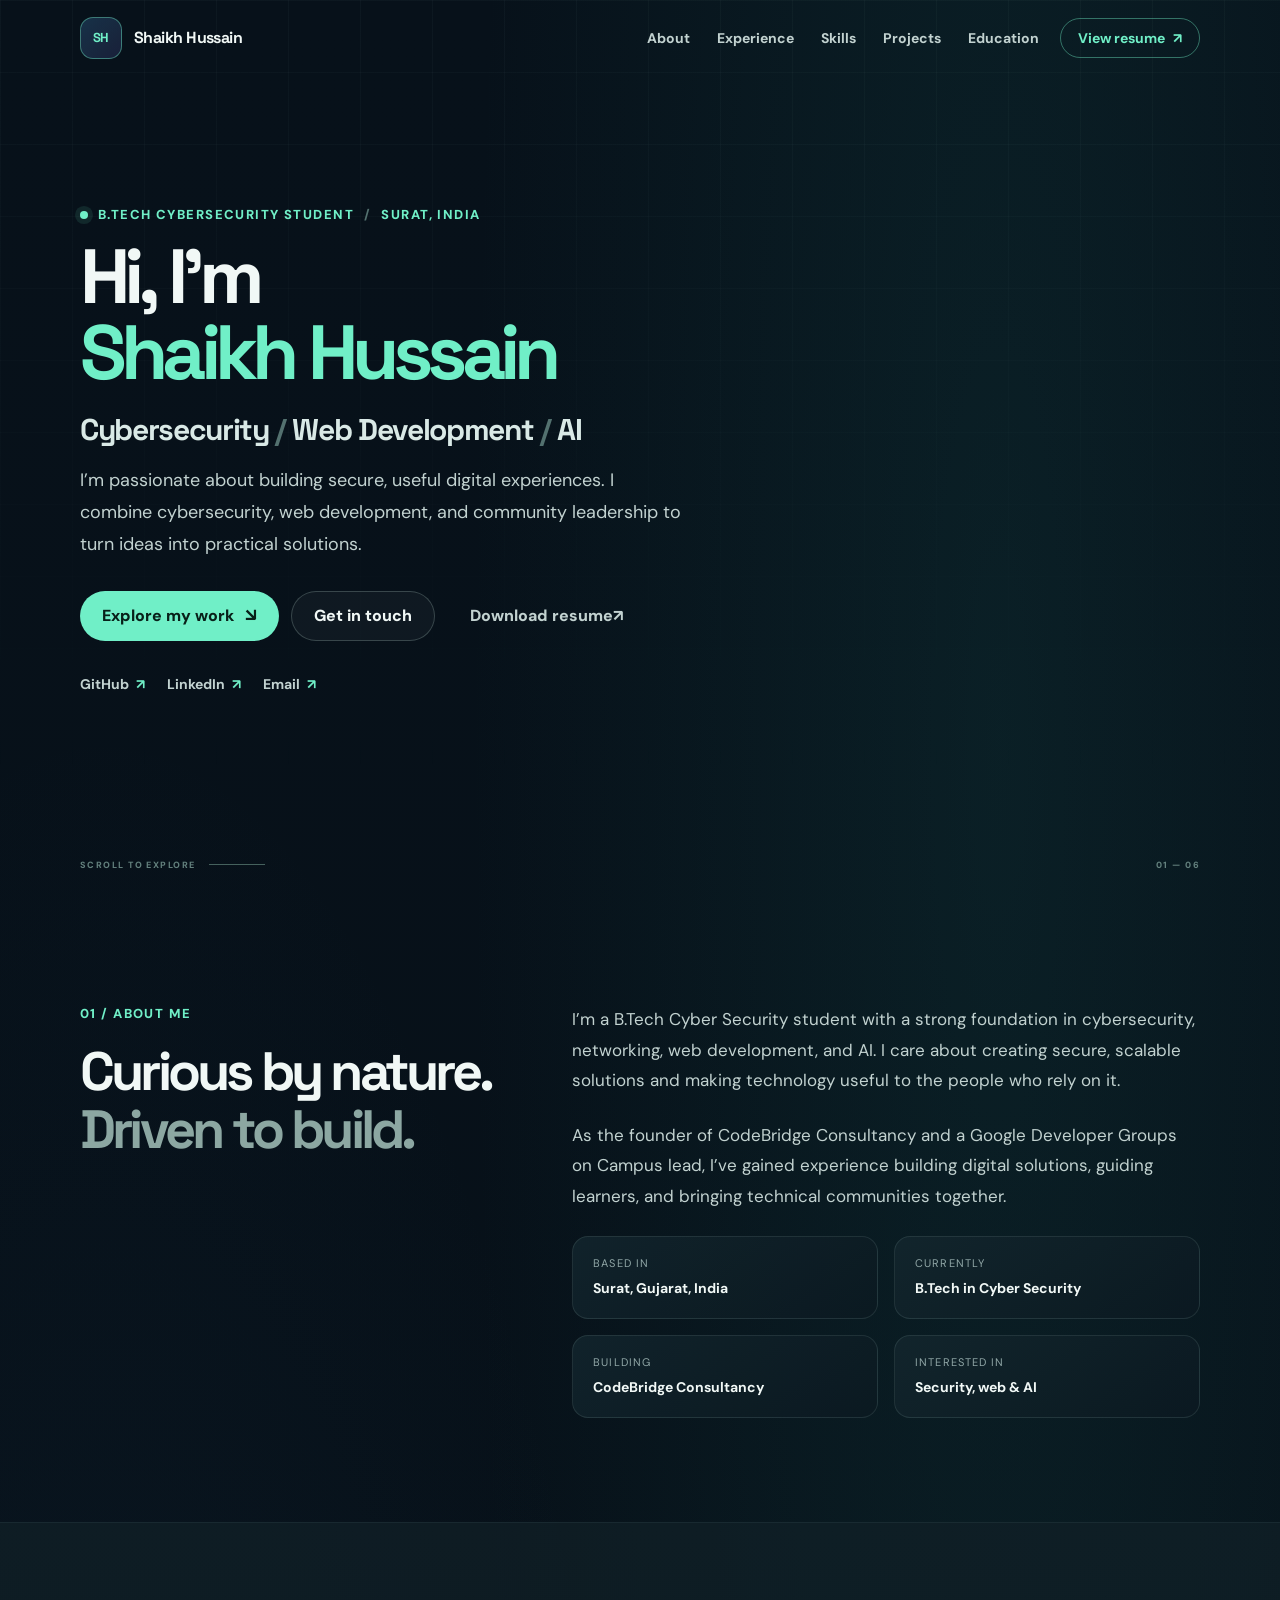
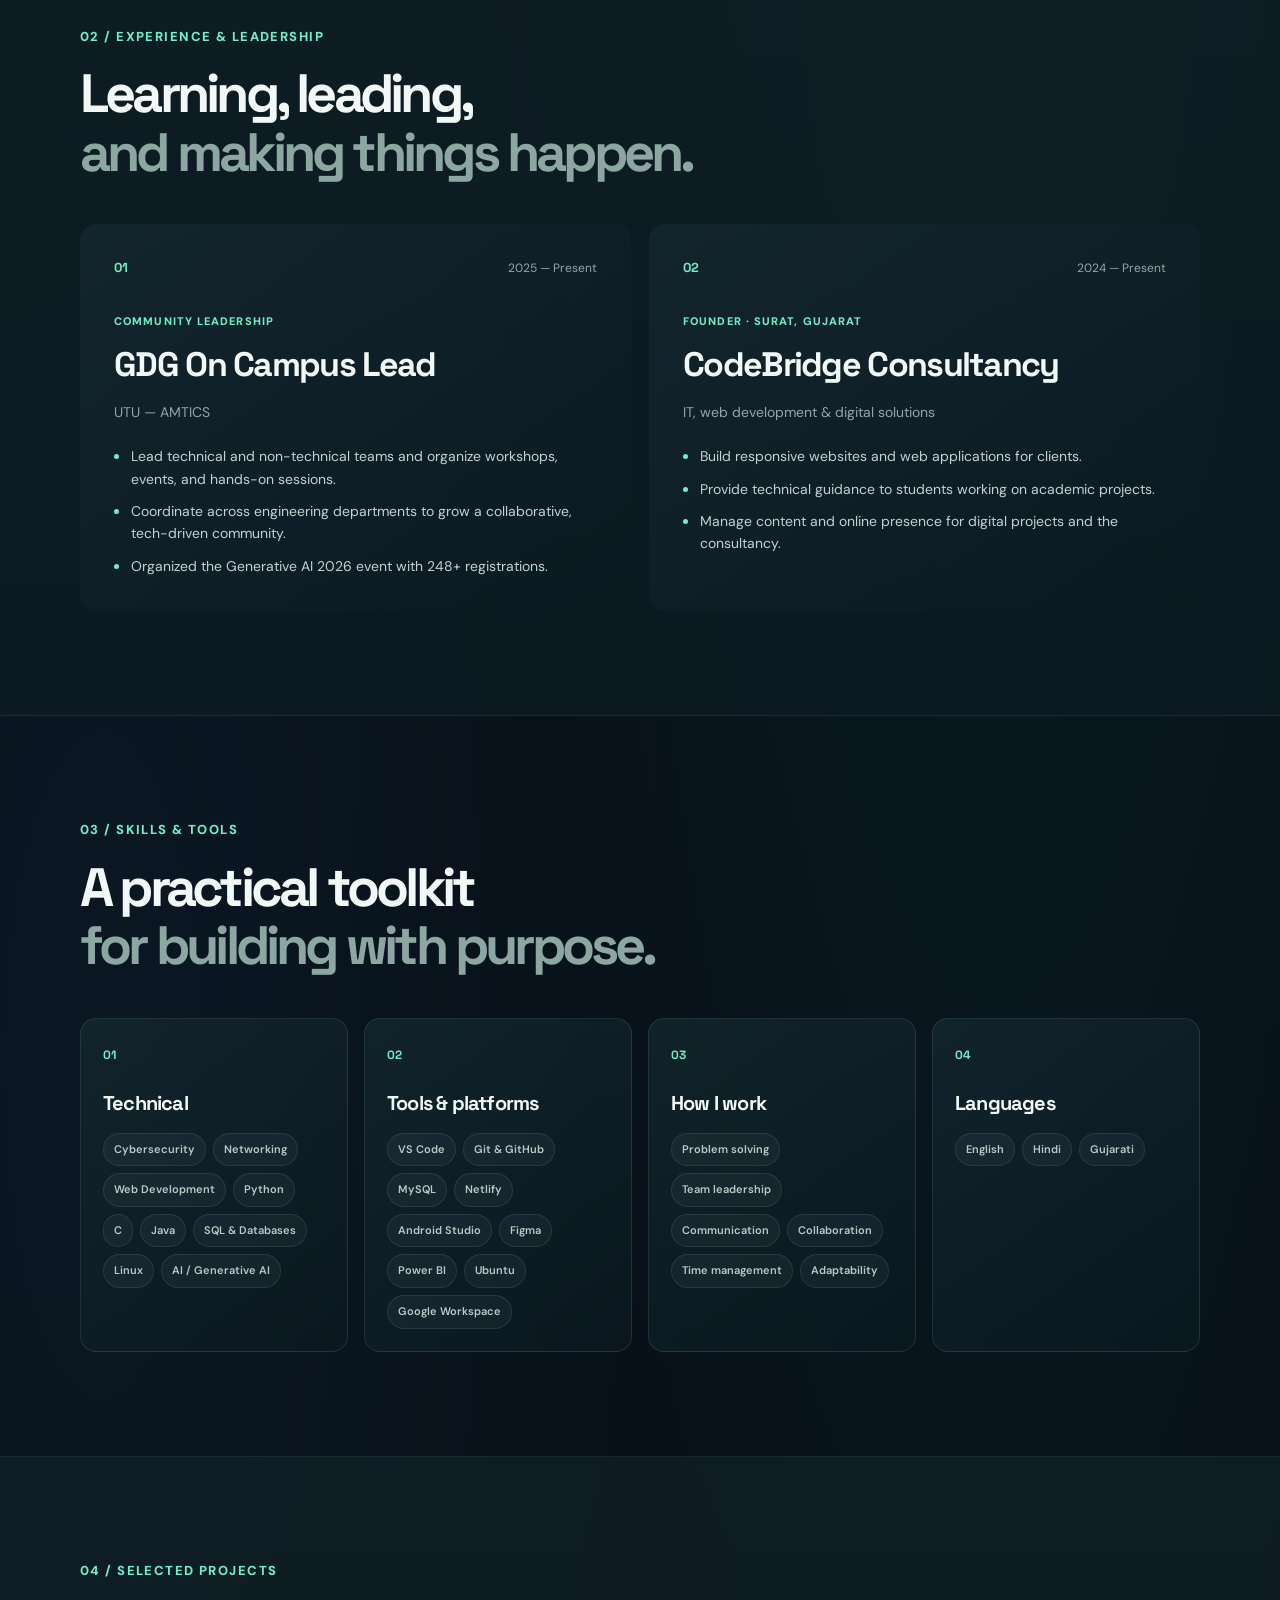
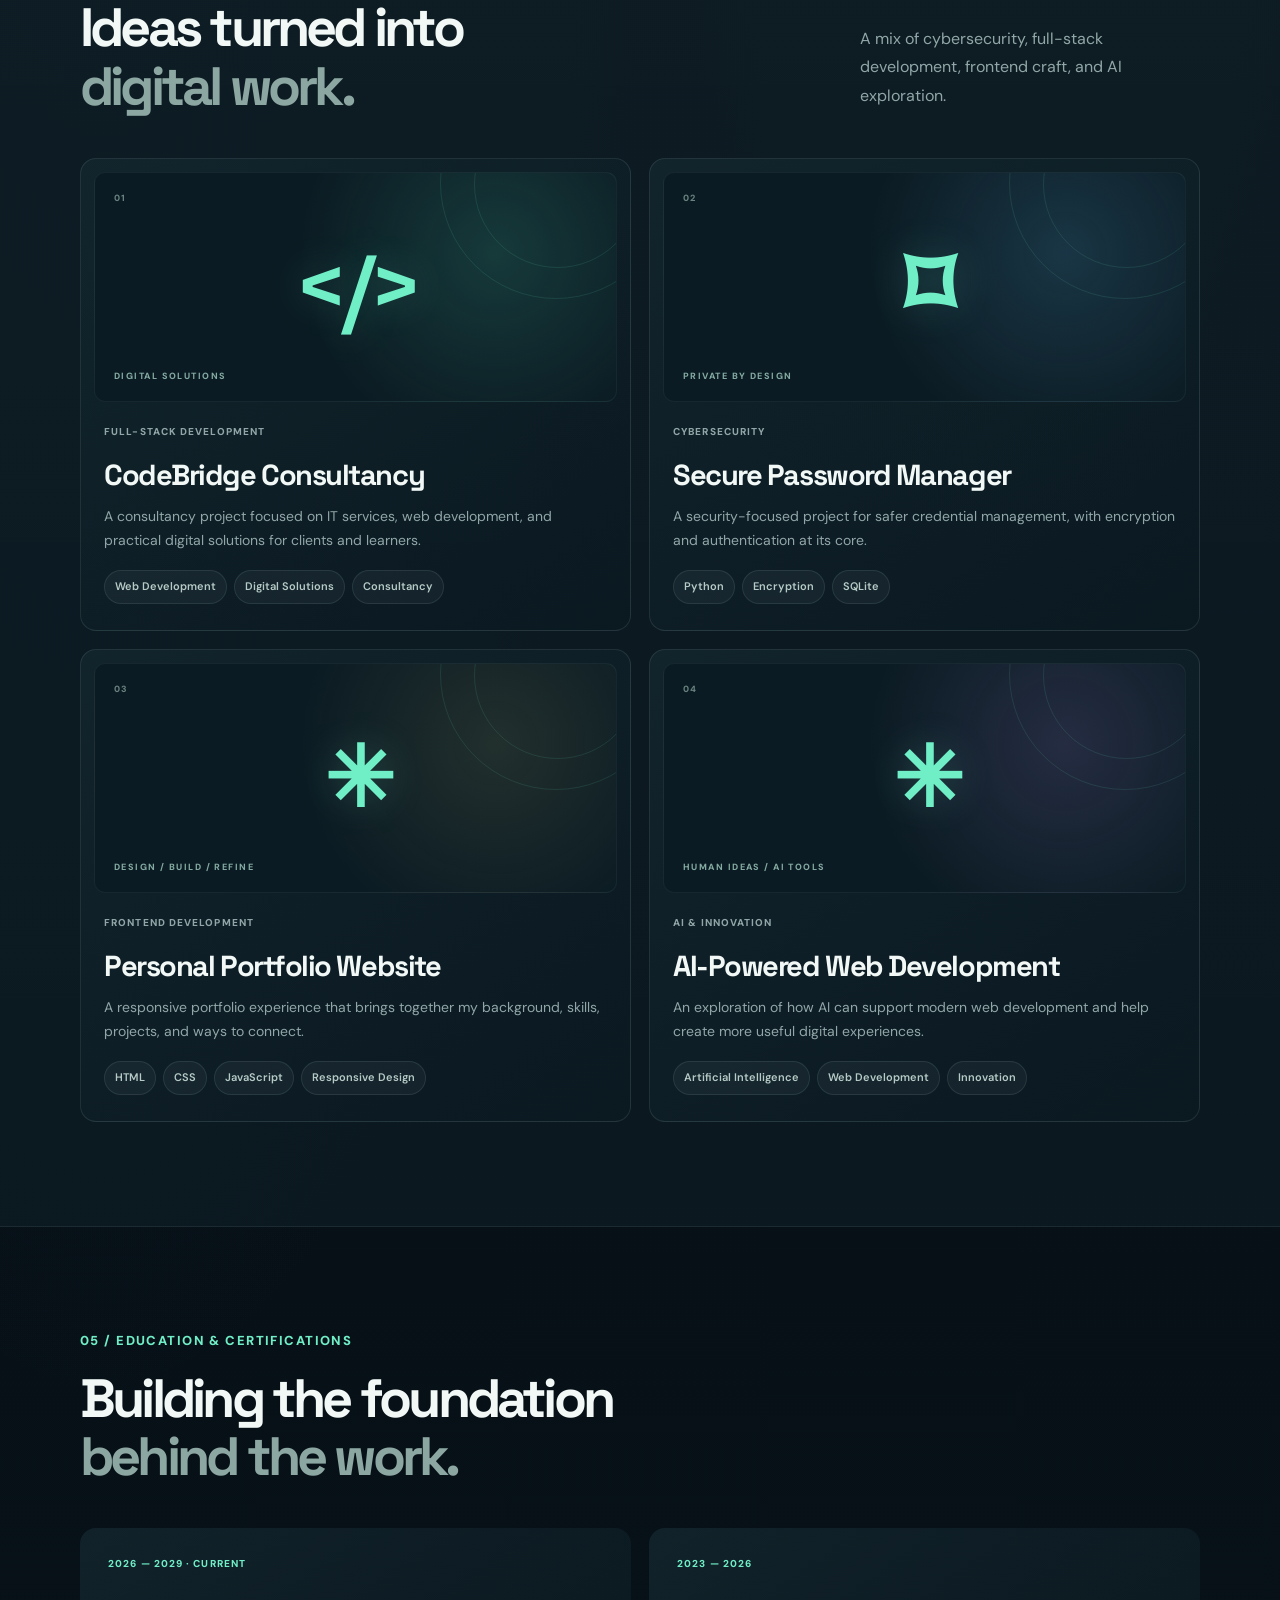
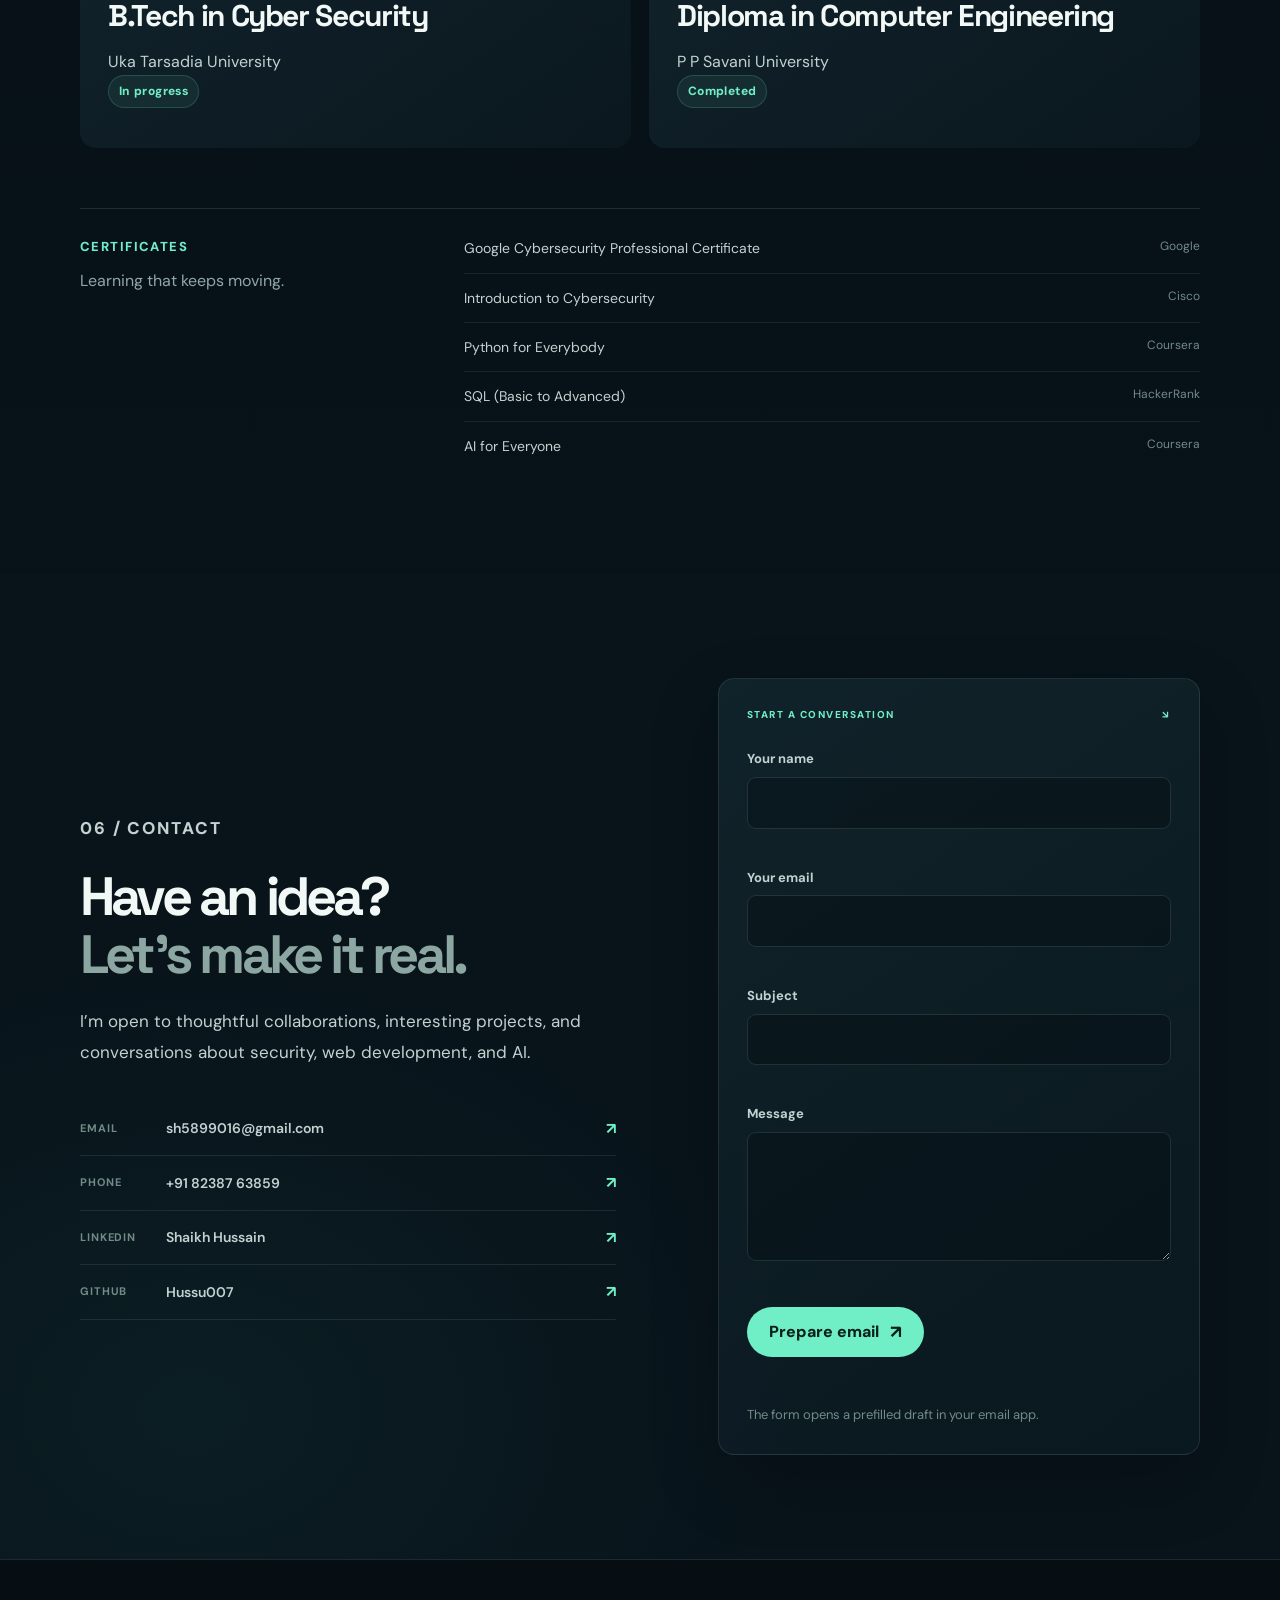
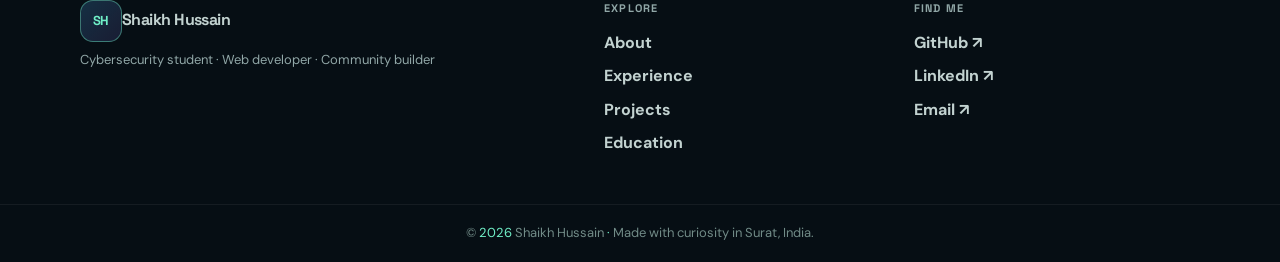
<file: Hussain/wd/index.html>
<!DOCTYPE html>
<html lang="en">
<head>
  <meta charset="UTF-8">
  <meta name="viewport" content="width=device-width, initial-scale=1.0">
  <title>Shaikh Hussain | Cybersecurity &amp; Web Development</title>
  <meta name="description" content="Shaikh Hussain is a cybersecurity student, web developer, and community leader based in Surat, Gujarat.">
  <meta name="keywords" content="Shaikh Hussain, cybersecurity, web development, AI, CodeBridge Consultancy">
  <meta name="author" content="Shaikh Hussain">
  <meta name="theme-color" content="#07111a">
  <meta name="robots" content="index, follow">
  <meta property="og:type" content="website">
  <meta property="og:title" content="Shaikh Hussain | Cybersecurity &amp; Web Development">
  <meta property="og:description" content="Cybersecurity student, web developer, and community leader building practical digital experiences.">
  <meta name="twitter:card" content="summary">
  <meta name="twitter:title" content="Shaikh Hussain | Portfolio">
  <meta name="twitter:description" content="Cybersecurity student, web developer, and community leader based in Surat, Gujarat.">
  <link rel="icon" type="image/svg+xml" href="favicon/favicon.svg">
  <link rel="preconnect" href="https://fonts.googleapis.com">
  <link rel="preconnect" href="https://fonts.gstatic.com" crossorigin>
  <link href="https://fonts.googleapis.com/css2?family=DM+Sans:wght@400;500;600;700;800&family=Space+Grotesk:wght@500;600;700&display=swap" rel="stylesheet">
  <link rel="stylesheet" href="css/style.css">
</head>
<body>
  <a class="skip-link" href="#main">Skip to content</a>

  <header class="site-header" data-header>
    <nav class="navbar container" aria-label="Primary navigation">
      <a class="brand" href="#home" aria-label="Shaikh Hussain home">
        <span class="brand-mark" aria-hidden="true">SH</span>
        <span>Shaikh Hussain</span>
      </a>
      <button class="nav-toggle" type="button" aria-label="Open navigation menu" aria-expanded="false" aria-controls="primary-menu" data-nav-toggle>
        <span></span><span></span><span></span>
      </button>
      <div class="nav-menu" id="primary-menu" data-nav-menu>
        <a href="#about" class="nav-link">About</a>
        <a href="#experience" class="nav-link">Experience</a>
        <a href="#skills" class="nav-link">Skills</a>
        <a href="#projects" class="nav-link">Projects</a>
        <a href="#education" class="nav-link">Education</a>
        <a class="nav-resume" href="assets/resume/Shaikh-Hussain-Resume.png" target="_blank" rel="noopener">View resume <span aria-hidden="true">↗</span></a>
      </div>
    </nav>
  </header>

  <main id="main">
    <section class="hero section" id="home">
      <div class="hero-bg" aria-hidden="true"></div>
      <div class="container hero-grid">
        <div class="hero-copy reveal">
          <p class="eyebrow"><span class="eyebrow-dot" aria-hidden="true"></span> B.Tech Cybersecurity Student <span class="eyebrow-divider">/</span> Surat, India</p>
          <h1>Hi, I’m <span>Shaikh Hussain</span></h1>
          <h2>Cybersecurity <span class="hero-slash">/</span> Web Development <span class="hero-slash">/</span> AI</h2>
          <p class="hero-text">I’m passionate about building secure, useful digital experiences. I combine cybersecurity, web development, and community leadership to turn ideas into practical solutions.</p>
          <div class="hero-actions" aria-label="Primary actions">
            <a class="btn btn-primary" href="#projects">Explore my work <span aria-hidden="true">↘</span></a>
            <a class="btn btn-secondary" href="#contact">Get in touch</a>
            <a class="btn btn-tertiary" href="assets/resume/Shaikh-Hussain-Resume.png" target="_blank" rel="noopener">Download resume <span aria-hidden="true">↗</span></a>
          </div>
          <div class="social-links" aria-label="Professional links">
            <a href="https://github.com/Hussu007" target="_blank" rel="noopener noreferrer">GitHub <span aria-hidden="true">↗</span></a>
            <a href="https://www.linkedin.com/in/shaikh-hussain-244585227/" target="_blank" rel="noopener noreferrer">LinkedIn <span aria-hidden="true">↗</span></a>
            <a href="mailto:sh5899016@gmail.com">Email <span aria-hidden="true">↗</span></a>
          </div>
        </div>
      </div>
      <div class="hero-bottom container"><span>SCROLL TO EXPLORE</span><span class="hero-line" aria-hidden="true"></span><span>01 — 06</span></div>
    </section>

    <section class="section" id="about">
      <div class="container two-column">
        <div class="section-heading reveal">
          <p class="eyebrow">01 / About me</p>
          <h2>Curious by nature.<br><span>Driven to build.</span></h2>
        </div>
        <div class="about-content reveal">
          <p>I’m a B.Tech Cyber Security student with a strong foundation in cybersecurity, networking, web development, and AI. I care about creating secure, scalable solutions and making technology useful to the people who rely on it.</p>
          <p>As the founder of CodeBridge Consultancy and a Google Developer Groups on Campus lead, I’ve gained experience building digital solutions, guiding learners, and bringing technical communities together.</p>
          <div class="info-grid">
            <article><span>Based in</span><strong>Surat, Gujarat, India</strong></article>
            <article><span>Currently</span><strong>B.Tech in Cyber Security</strong></article>
            <article><span>Building</span><strong>CodeBridge Consultancy</strong></article>
            <article><span>Interested in</span><strong>Security, web &amp; AI</strong></article>
          </div>
        </div>
      </div>
    </section>

    <section class="section section-muted" id="experience">
      <div class="container">
        <div class="section-heading reveal">
          <p class="eyebrow">02 / Experience &amp; leadership</p>
          <h2>Learning, leading,<br><span>and making things happen.</span></h2>
        </div>
        <div class="experience-grid">
          <article class="experience-card reveal">
            <div class="experience-top"><span class="experience-index">01</span><span class="experience-date">2025 — Present</span></div>
            <p class="experience-kind">Community leadership</p>
            <h3>GDG On Campus Lead</h3>
            <p class="experience-org">UTU — AMTICS</p>
            <ul class="clean-list">
              <li>Lead technical and non-technical teams and organize workshops, events, and hands-on sessions.</li>
              <li>Coordinate across engineering departments to grow a collaborative, tech-driven community.</li>
              <li>Organized the Generative AI 2026 event with 248+ registrations.</li>
            </ul>
          </article>
          <article class="experience-card reveal">
            <div class="experience-top"><span class="experience-index">02</span><span class="experience-date">2024 — Present</span></div>
            <p class="experience-kind">Founder · Surat, Gujarat</p>
            <h3>CodeBridge Consultancy</h3>
            <p class="experience-org">IT, web development &amp; digital solutions</p>
            <ul class="clean-list">
              <li>Build responsive websites and web applications for clients.</li>
              <li>Provide technical guidance to students working on academic projects.</li>
              <li>Manage content and online presence for digital projects and the consultancy.</li>
            </ul>
          </article>
        </div>
      </div>
    </section>

    <section class="section" id="skills">
      <div class="container">
        <div class="section-heading reveal">
          <p class="eyebrow">03 / Skills &amp; tools</p>
          <h2>A practical toolkit<br><span>for building with purpose.</span></h2>
        </div>
        <div class="skills-grid">
          <article class="skill-card reveal"><span class="skill-number">01</span><h3>Technical</h3><div class="tag-list"><span>Cybersecurity</span><span>Networking</span><span>Web Development</span><span>Python</span><span>C</span><span>Java</span><span>SQL &amp; Databases</span><span>Linux</span><span>AI / Generative AI</span></div></article>
          <article class="skill-card reveal"><span class="skill-number">02</span><h3>Tools &amp; platforms</h3><div class="tag-list"><span>VS Code</span><span>Git &amp; GitHub</span><span>MySQL</span><span>Netlify</span><span>Android Studio</span><span>Figma</span><span>Power BI</span><span>Ubuntu</span><span>Google Workspace</span></div></article>
          <article class="skill-card reveal"><span class="skill-number">03</span><h3>How I work</h3><div class="tag-list"><span>Problem solving</span><span>Team leadership</span><span>Communication</span><span>Collaboration</span><span>Time management</span><span>Adaptability</span></div></article>
          <article class="skill-card reveal"><span class="skill-number">04</span><h3>Languages</h3><div class="tag-list"><span>English</span><span>Hindi</span><span>Gujarati</span></div></article>
        </div>
      </div>
    </section>

    <section class="section section-muted" id="projects">
      <div class="container">
        <div class="section-heading project-heading reveal">
          <div><p class="eyebrow">04 / Selected projects</p><h2>Ideas turned into<br><span>digital work.</span></h2></div>
          <p class="section-intro">A mix of cybersecurity, full-stack development, frontend craft, and AI exploration.</p>
        </div>
        <div class="projects-grid">
          <article class="project-card reveal">
            <div class="project-visual project-visual-code" aria-hidden="true"><span class="project-number">01</span><span class="project-glyph">&lt;/&gt;</span><span class="visual-caption">DIGITAL SOLUTIONS</span></div>
            <div class="project-content"><p class="project-type">Full-stack development</p><h3>CodeBridge Consultancy</h3><p>A consultancy project focused on IT services, web development, and practical digital solutions for clients and learners.</p><div class="tag-list"><span>Web Development</span><span>Digital Solutions</span><span>Consultancy</span></div></div>
          </article>
          <article class="project-card reveal">
            <div class="project-visual project-visual-secure" aria-hidden="true"><span class="project-number">02</span><span class="project-glyph">⌑</span><span class="visual-caption">PRIVATE BY DESIGN</span></div>
            <div class="project-content"><p class="project-type">Cybersecurity</p><h3>Secure Password Manager</h3><p>A security-focused project for safer credential management, with encryption and authentication at its core.</p><div class="tag-list"><span>Python</span><span>Encryption</span><span>SQLite</span></div></div>
          </article>
          <article class="project-card reveal">
            <div class="project-visual project-visual-web" aria-hidden="true"><span class="project-number">03</span><span class="project-glyph">✳</span><span class="visual-caption">DESIGN / BUILD / REFINE</span></div>
            <div class="project-content"><p class="project-type">Frontend development</p><h3>Personal Portfolio Website</h3><p>A responsive portfolio experience that brings together my background, skills, projects, and ways to connect.</p><div class="tag-list"><span>HTML</span><span>CSS</span><span>JavaScript</span><span>Responsive Design</span></div></div>
          </article>
          <article class="project-card reveal">
            <div class="project-visual project-visual-ai" aria-hidden="true"><span class="project-number">04</span><span class="project-glyph">✳</span><span class="visual-caption">HUMAN IDEAS / AI TOOLS</span></div>
            <div class="project-content"><p class="project-type">AI &amp; innovation</p><h3>AI-Powered Web Development</h3><p>An exploration of how AI can support modern web development and help create more useful digital experiences.</p><div class="tag-list"><span>Artificial Intelligence</span><span>Web Development</span><span>Innovation</span></div></div>
          </article>
        </div>
      </div>
    </section>

    <section class="section" id="education">
      <div class="container">
        <div class="section-heading reveal">
          <p class="eyebrow">05 / Education &amp; certifications</p>
          <h2>Building the foundation<br><span>behind the work.</span></h2>
        </div>
        <div class="education-grid">
          <article class="education-panel reveal"><p class="project-type">2026 — 2029 · Current</p><h3>B.Tech in Cyber Security</h3><p class="education-institution">Uka Tarsadia University</p><span class="education-status">In progress</span></article>
          <article class="education-panel reveal"><p class="project-type">2023 — 2026</p><h3>Diploma in Computer Engineering</h3><p class="education-institution">P P Savani University</p><span class="education-status">Completed</span></article>
        </div>
        <div class="certifications reveal">
          <div class="certifications-heading"><p class="eyebrow">Certificates</p><p>Learning that keeps moving.</p></div>
          <ul class="certificate-list">
            <li><span>Google Cybersecurity Professional Certificate</span><span>Google</span></li>
            <li><span>Introduction to Cybersecurity</span><span>Cisco</span></li>
            <li><span>Python for Everybody</span><span>Coursera</span></li>
            <li><span>SQL (Basic to Advanced)</span><span>HackerRank</span></li>
            <li><span>AI for Everyone</span><span>Coursera</span></li>
          </ul>
        </div>
      </div>
    </section>

    <section class="section contact-section" id="contact">
      <div class="container contact-layout">
        <div class="contact-copy reveal">
          <p class="eyebrow">06 / Contact</p>
          <h2>Have an idea?<br><span>Let’s make it real.</span></h2>
          <p>I’m open to thoughtful collaborations, interesting projects, and conversations about security, web development, and AI.</p>
          <div class="contact-links">
            <a href="mailto:sh5899016@gmail.com"><span>Email</span><strong>sh5899016@gmail.com</strong><span aria-hidden="true">↗</span></a>
            <a href="tel:+918238763859"><span>Phone</span><strong>+91 82387 63859</strong><span aria-hidden="true">↗</span></a>
            <a href="https://www.linkedin.com/in/shaikh-hussain-244585227/" target="_blank" rel="noopener noreferrer"><span>LinkedIn</span><strong>Shaikh Hussain</strong><span aria-hidden="true">↗</span></a>
            <a href="https://github.com/Hussu007" target="_blank" rel="noopener noreferrer"><span>GitHub</span><strong>Hussu007</strong><span aria-hidden="true">↗</span></a>
          </div>
        </div>
        <form class="contact-form reveal" novalidate data-contact-form>
          <div class="form-heading"><span>START A CONVERSATION</span><span aria-hidden="true">↘</span></div>
          <div class="field-group"><label for="name">Your name</label><input id="name" name="name" type="text" autocomplete="name" aria-describedby="name-error" required><small class="error" id="name-error" data-error-for="name"></small></div>
          <div class="field-group"><label for="email">Your email</label><input id="email" name="email" type="email" autocomplete="email" aria-describedby="email-error" required><small class="error" id="email-error" data-error-for="email"></small></div>
          <div class="field-group"><label for="subject">Subject</label><input id="subject" name="subject" type="text" aria-describedby="subject-error" required><small class="error" id="subject-error" data-error-for="subject"></small></div>
          <div class="field-group"><label for="message">Message</label><textarea id="message" name="message" rows="4" aria-describedby="message-error" required></textarea><small class="error" id="message-error" data-error-for="message"></small></div>
          <button class="btn btn-primary" type="submit">Prepare email <span aria-hidden="true">↗</span></button>
          <p class="form-status" role="status" aria-live="polite" data-form-status></p>
          <p class="form-note">The form opens a prefilled draft in your email app.</p>
        </form>
      </div>
    </section>
  </main>

  <footer class="footer">
    <div class="container footer-grid">
      <div><a class="brand footer-brand" href="#home"><span class="brand-mark" aria-hidden="true">SH</span><span>Shaikh Hussain</span></a><p>Cybersecurity student · Web developer · Community builder</p></div>
      <div><h2>Explore</h2><a href="#about">About</a><a href="#experience">Experience</a><a href="#projects">Projects</a><a href="#education">Education</a></div>
      <div><h2>Find me</h2><a href="https://github.com/Hussu007" target="_blank" rel="noopener noreferrer">GitHub ↗</a><a href="https://www.linkedin.com/in/shaikh-hussain-244585227/" target="_blank" rel="noopener noreferrer">LinkedIn ↗</a><a href="mailto:sh5899016@gmail.com">Email ↗</a></div>
    </div>
    <p class="copyright">© <span data-current-year>2026</span> Shaikh Hussain <span>·</span> Made with curiosity in Surat, India.</p>
  </footer>

  <script src="js/script.js" defer></script>
</body>
</html>
</file>
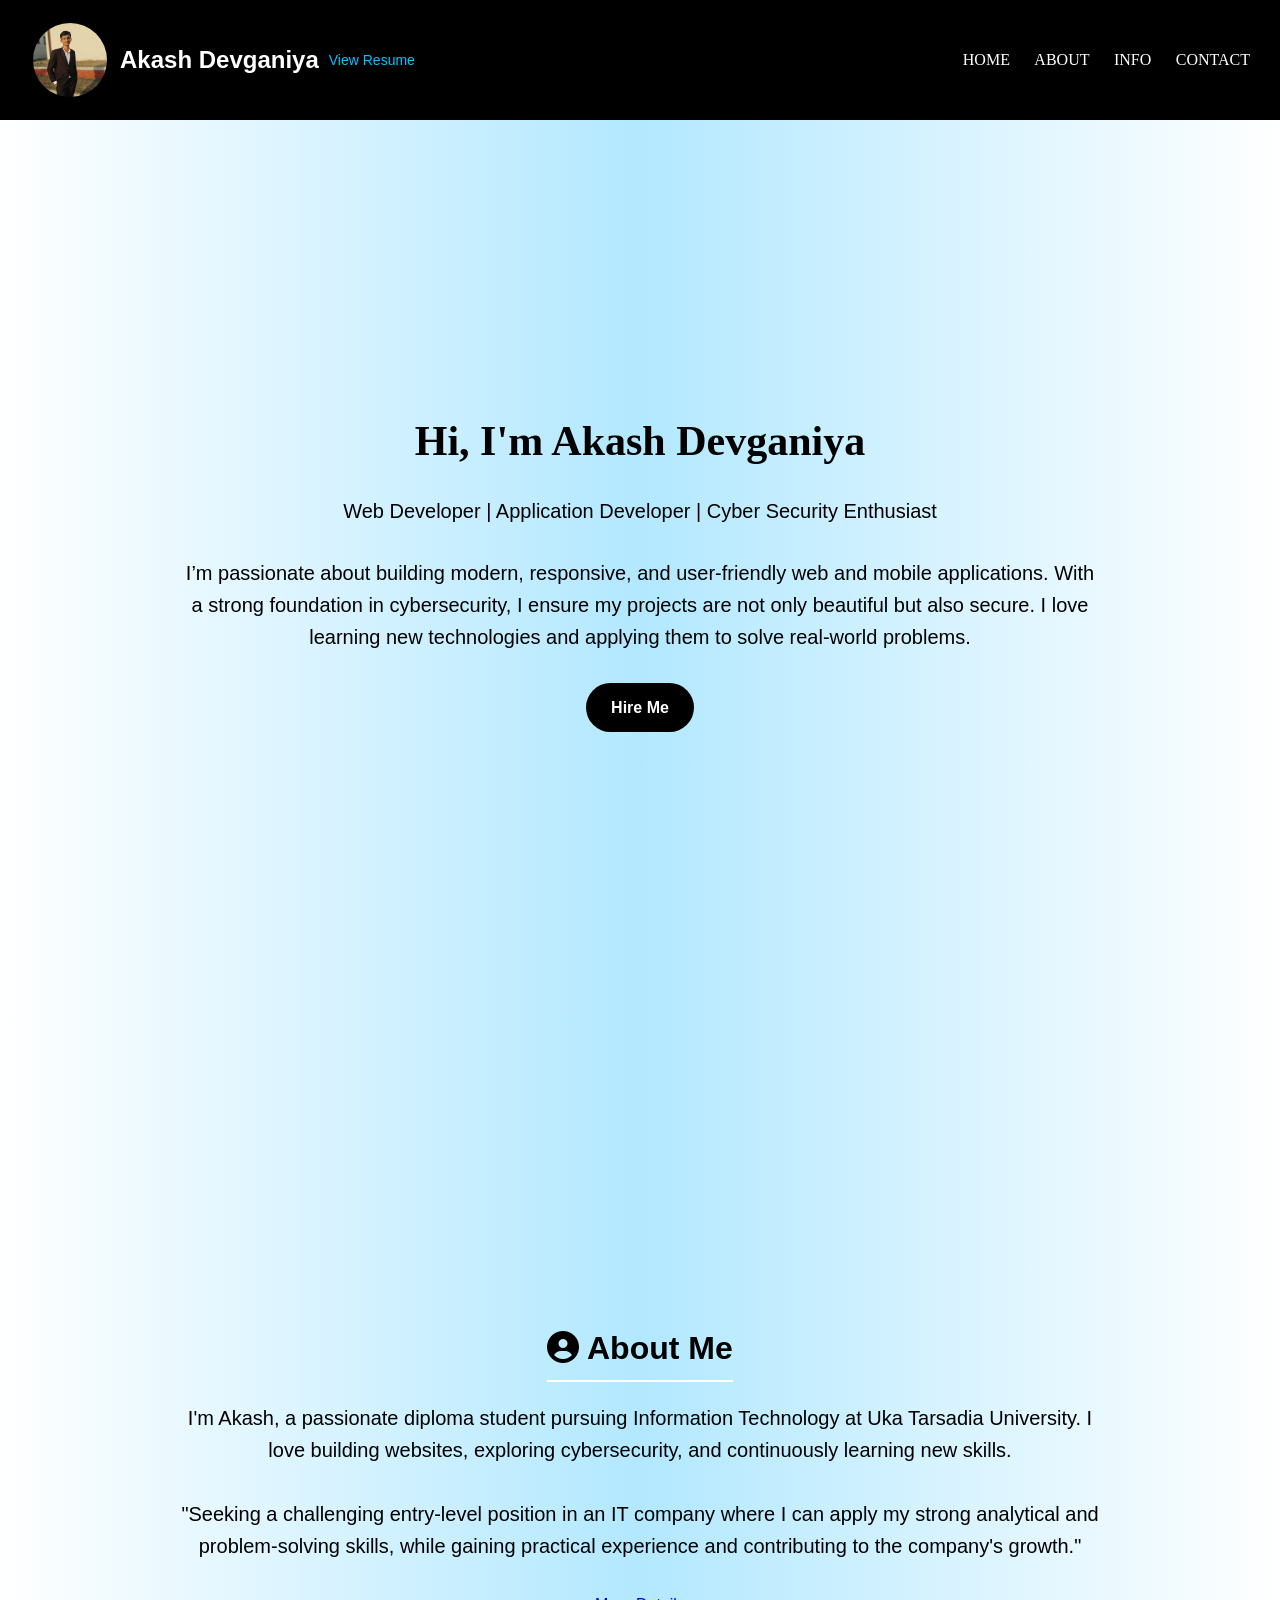
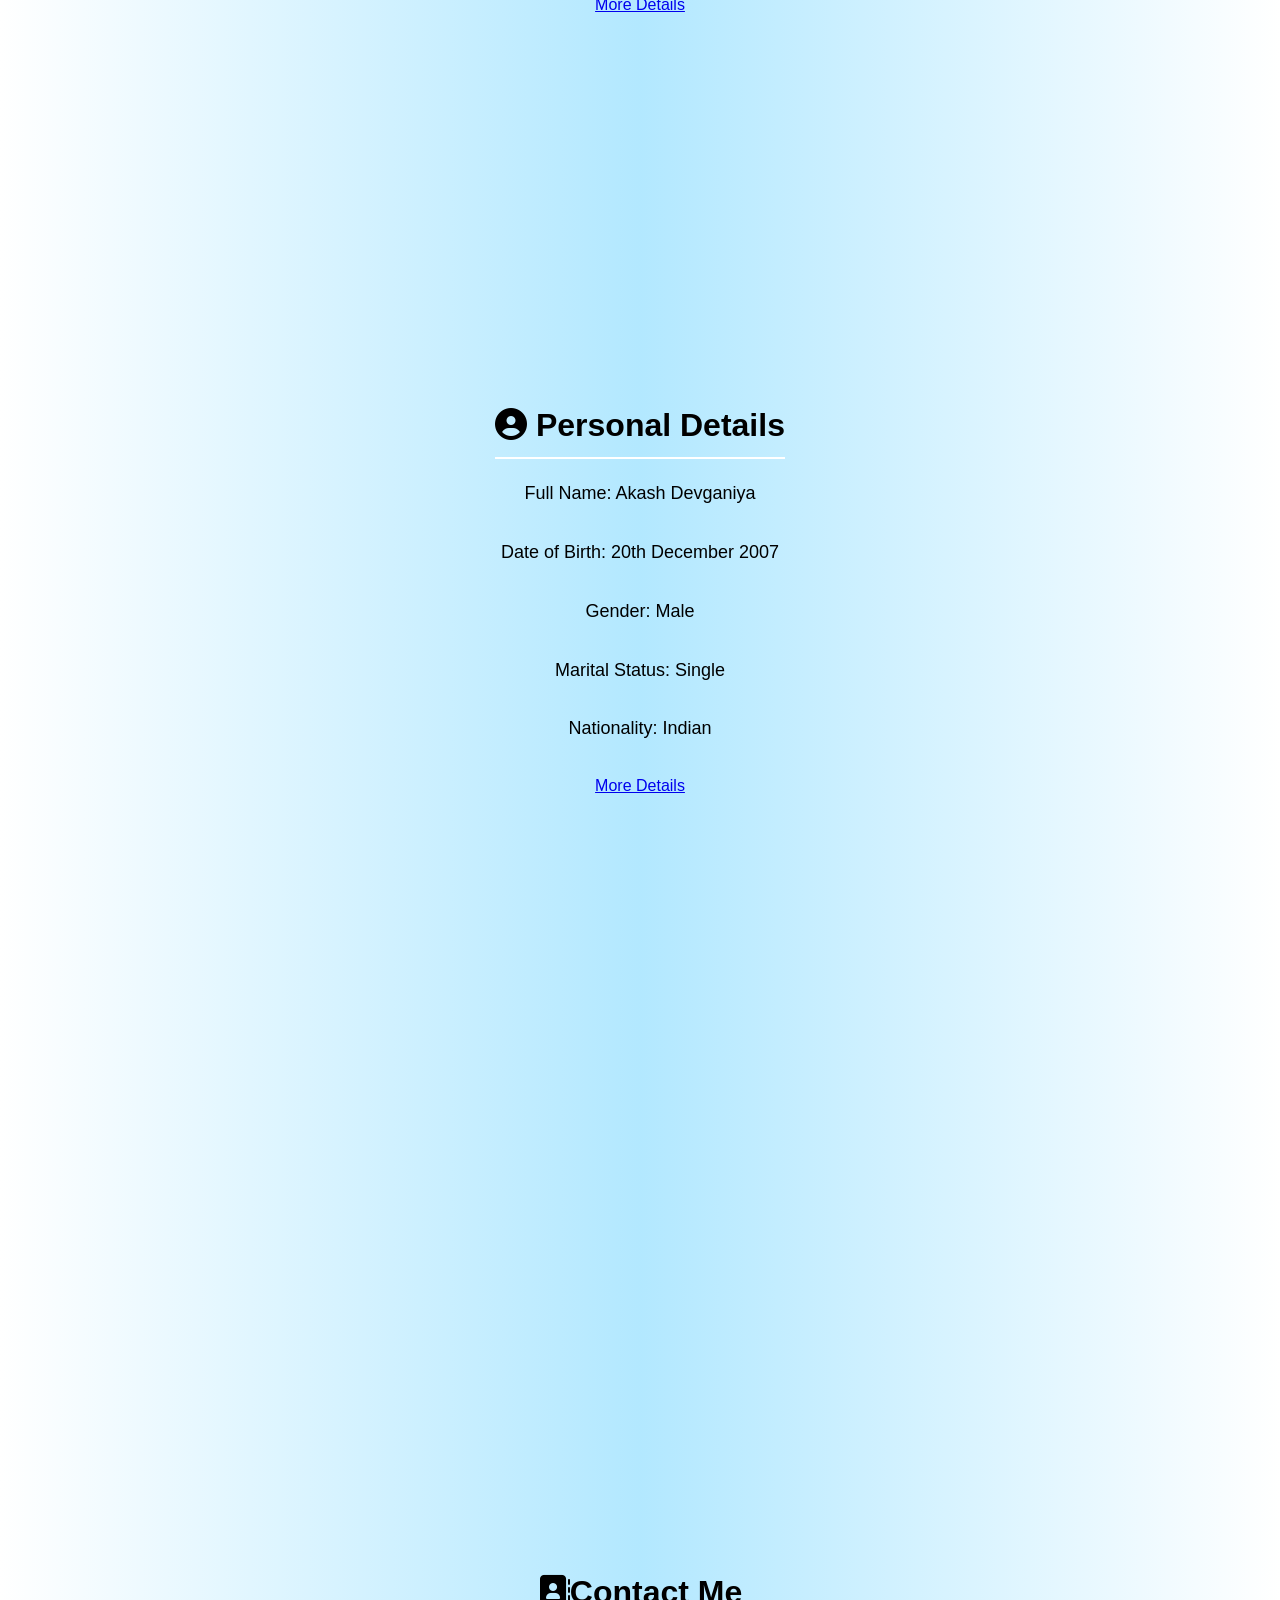
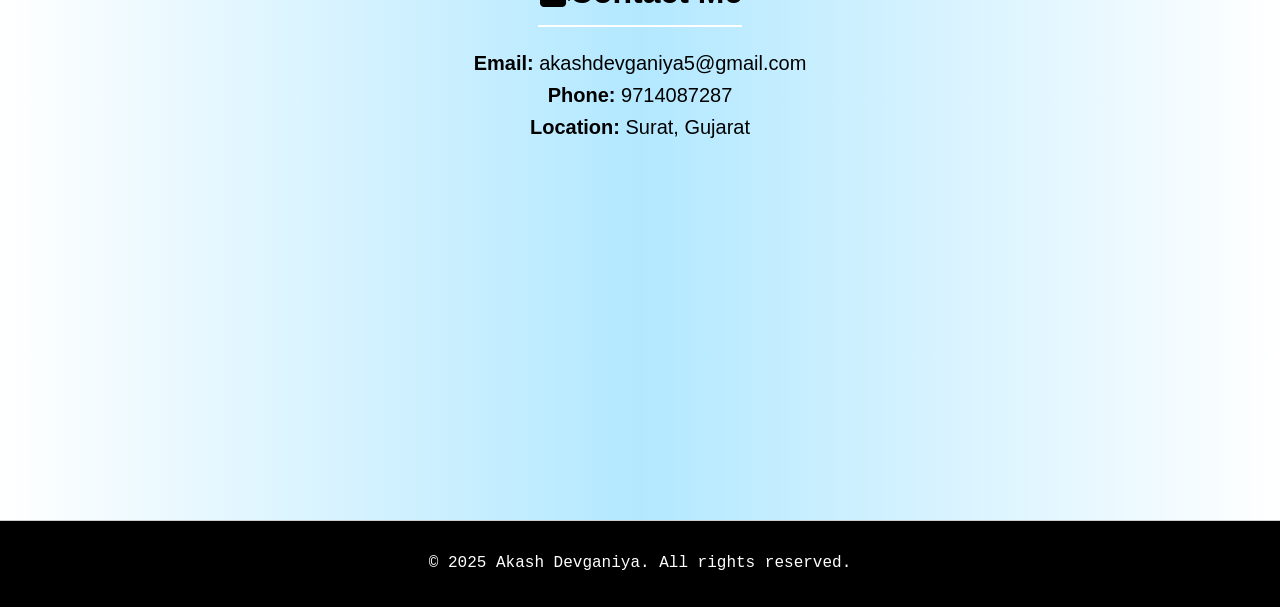
<file: Hussain/wd/_original_project/2.html>
<!DOCTYPE html>
<html lang="en">
<head>
  <meta name="viewport" content="width=device-width, initial-scale=1.0" />
  <link rel="stylesheet" href="https://cdnjs.cloudflare.com/ajax/libs/font-awesome/6.5.0/css/all.min.css"/>
  <title>Akash Devganiya</title>
  <style>
    * {
      margin: 0;
      padding: 0;
      box-sizing: border-box;
    }

    html {
      scroll-behavior: smooth;
      scroll-padding-top: 120px;
    }

    body {
      font-family: 'Roboto', sans-serif;
      background: linear-gradient(to right, hsl(0, 0%, 100%), hsl(198, 100%, 85%), hsl(0, 0%, 100%));
      color: #000;
      line-height: 1.6;
    }

    img {
      max-width: 100%;
      height: auto;
      display: block;
    }

    header {
      background-color: #000;
      padding: 20px 30px;
      display: flex;
      justify-content: space-between;
      align-items: center;
      flex-wrap: wrap;
      position: sticky;
      top: 0;
      z-index: 10;
    }

    .logo {
      display: flex;
      align-items: center;
      font-size: 24px;
      font-weight: bold;
      gap: 10px;
      color: #fff;
      font-family: 'Lucida Sans', Geneva, Verdana, sans-serif;
    }

    .logo img {
      width: 80px;
      height: 80px;
      border-radius: 50%;
      border: 3px solid #000;
      object-fit: cover;
      box-shadow: 0 0 10px rgba(0,0,0,0.2);
    }

    .logo a {
      font-size: 14px;
      text-decoration: none;
      color: #00c3ff;
      font-weight: normal;
    }

    nav a {
      text-decoration: none;
      color: white;
      margin-left: 20px;
      font-weight: 500;
      font-size: 16px;
      transition: all 0.3s;
      font-family: Georgia, 'Times New Roman', Times, serif;
    }

    nav a:hover {
      color: hsl(198, 100%, 85%);
      border-bottom: 2px solid #00c3ff;
      padding-bottom: 3px;
    }

    .hero {
      display: flex;
      flex-direction: column;
      justify-content: center;
      align-items: center;
      padding: 80px 20px;
      text-align: center;
      min-height: 100vh;
    }

    .hero h1 {
      font-size: 42px;
      margin-bottom: 20px;
      font-family: 'Playfair Display', serif;
    }

    .hero p {
      font-size: 20px;
      margin-bottom: 30px;
    }

    .hero .button {
      padding: 12px 25px;
      background-color: #000;
      color: #fff;
      border-radius: 30px;
      text-decoration: none;
      font-weight: bold;
      transition: 0.3s ease;
    }

    .hero .button:hover {
      background-color: #00c3ff;
      transform: scale(1.05);
    }

    section {
      padding: 80px 20px;
      max-width: 960px;
      margin: auto;
      text-align: center;
      min-height: 100vh;
    }

    section h2 {
      font-size: 32px;
      margin-bottom: 20px;
      color: #000;
      border-bottom: 2px solid #fff;
      display: inline-block;
      padding-bottom: 6px;
      font-family: 'Montserrat', sans-serif;
    }

    section p {
      font-size: 18px;
      color: #000;
      margin-bottom: 30px;
    }

    footer {
      background-color: #000;
      color: white;
      text-align: center;
      padding: 30px 20px;
      border-top: 1px solid #ccc;
      font-family: 'Fira Code', monospace;
    }

    @media (max-width: 768px) {
      header {
        padding: 15px 20px;
        justify-content: center;
      }

      .logo {
        font-size: 18px;
        text-align: center;
        justify-content: center;
        flex-direction: column;
      }

      .logo img {
        width: 60px;
        height: 60px;
      }

      nav {
        justify-content: center;
        flex-wrap: wrap;
      }

      nav a {
        font-size: 14px;
        margin: 10px;
      }

      .hero h1 {
        font-size: 28px;
      }

      .hero p {
        font-size: 16px;
      }

      section h2 {
        font-size: 24px;
      }

      section p {
        font-size: 16px;
      }

      .hero .button {
        font-size: 14px;
        padding: 10px 20px;
      }
    }

    @keyframes fadeIn {
      from {
        opacity: 0;
        transform: translateY(100px);
      }
      to {
        opacity: 1;
        transform: translateY(0);
      }
    }

    .fade-in {
      animation: fadeIn 1.5s;
    }
  </style>
</head>
<body>
  <header>
    <div class="logo">
      <img src="akash.jpeg" alt="Akash (Image Not Found)" />
      Akash Devganiya
      <a href="resume.pdf" target="_blank">View Resume</a>
    </div>
    <nav>
      <a href="web.home.html">HOME</a>
      <a href="web.about.html">ABOUT</a>
      <a href="web.info.html">INFO</a>
      <a href="web.contact.html">CONTACT</a>
    </nav>
  </header>

  <section class="hero fade-in" id="HOME">
    <h1>Hi, I'm Akash Devganiya</h1>
    <p>Web Developer | Application Developer | Cyber Security Enthusiast</p>
    <p>
      I’m passionate about building modern, responsive, and user-friendly web and mobile applications.
      With a strong foundation in cybersecurity, I ensure my projects are not only beautiful but also secure.
      I love learning new technologies and applying them to solve real-world problems.
    </p>
    <a class="button" href="web.hire.html">Hire Me</a>
  </section>

  <section class="hero fade-in" id="ABOUT">
    <h2><i class="fas fa-user-circle"></i> About Me</h2>
    <p>
      I'm Akash, a passionate diploma student pursuing Information Technology at Uka Tarsadia University.
      I love building websites, exploring cybersecurity, and continuously learning new skills.<br><br>
      "Seeking a challenging entry-level position in an IT company where I can apply my strong analytical
      and problem-solving skills, while gaining practical experience and contributing to the company's growth."
    </p>
    <a href="web.about.html">More Details</a>
  </section>

  <section class="fade-in">
    <h2><i class="fas fa-user-circle"></i> Personal Details</h2>
    <div class="info">
      <p>Full Name: Akash Devganiya</p>
      <p>Date of Birth: 20th December 2007</p>
      <p>Gender: Male</p>
      <p>Marital Status: Single</p>
      <p>Nationality: Indian</p>
      <a href="web.info.html">More Details</a>
    </div>
  </section>

  <section class="hero fade-in" id="CONTACT">
    <h2><i class="fas fa-address-book"></i>Contact Me</h2>
    <p>
      <strong>Email:</strong> akashdevganiya5@gmail.com<br />
      <strong>Phone:</strong> 9714087287<br />
      <strong>Location:</strong> Surat, Gujarat
    </p>
  </section>

  <footer>
    <p>&copy; 2025 Akash Devganiya. All rights reserved.</p>
  </footer>
</body>
</html>
</file>
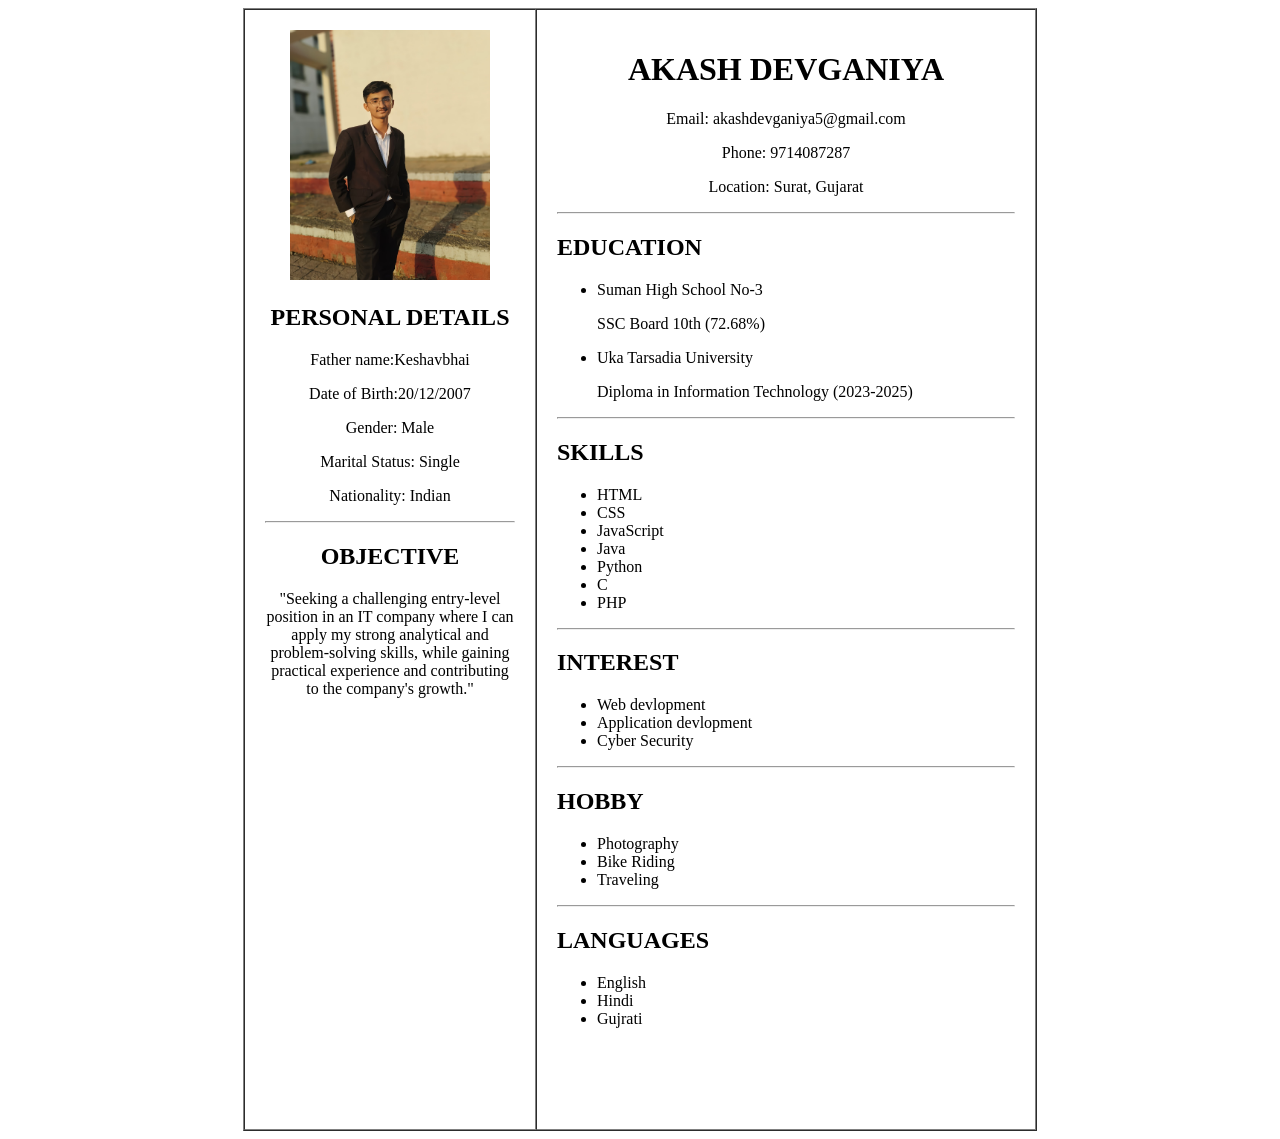
<file: Hussain/wd/_original_project/akash.html>
<!DOCTYPE html>
<html>
<head>
    <title>Resume</title>
</head>
<body>
  <table width="794" height="1123" border="1" align="center" cellpadding="20" cellspacing="0">
    <tr>
      <td width="250" align="center" valign="top">
        <img src="akash.jpeg" alt="Profile Photo" width="200" height="250">

        <h2>PERSONAL DETAILS</h2>
        <p>Father name:Keshavbhai </p>
        <p>Date of Birth:20/12/2007</p>
        <p>Gender: Male</p>
        <p>Marital Status: Single</p>
        <p>Nationality: Indian</p>
<hr>
        <h2>OBJECTIVE</h2>
        <p>"Seeking a challenging entry-level position in an IT company where I can apply my strong analytical and problem-solving skills, while gaining practical experience and contributing to the company's growth."</p>
      </td>
      <td valign="top">
        <center>
          <h1>AKASH DEVGANIYA</h1>
          <p>Email: akashdevganiya5@gmail.com</p>
          <p>Phone: 9714087287</p>
          <p>Location: Surat, Gujarat</p>
        </center>
<hr>
        <h2>EDUCATION</h2>
        <ul>
        <li>Suman High School No-3</li>
        <p> SSC Board 10th (72.68%)</p>
        <li>Uka Tarsadia University</li>
        <p>Diploma in Information Technology (2023-2025)</p>
        </ul>
<hr>
        <h2>SKILLS</h2>
        <ul>
          <li>HTML</li>
          <li>CSS</li>
          <li>JavaScript</li>
          <li>Java</li>
          <li>Python</li>
          <li>C</li>
          <li>PHP</li>
        </ul>
<hr>      
         <h2>INTEREST</h2>       
        <ul>
          <li>Web devlopment</li>
          <li>Application devlopment</li>
          <li>Cyber Security</li>
        </ul>
<hr>
       <h2>HOBBY</h2>
       <ul>
        <li>Photography</li>
        <li>Bike Riding </li>
        <li>Traveling</li>
        </ul>
 <hr>       
        <h2>LANGUAGES</h2>
       <ul>
        <li>English</li>
        <li>Hindi</li>
        <li>Gujrati</li>
        </ul>
      </td>
    </tr>
  </table>

</body>
</html>
</file>
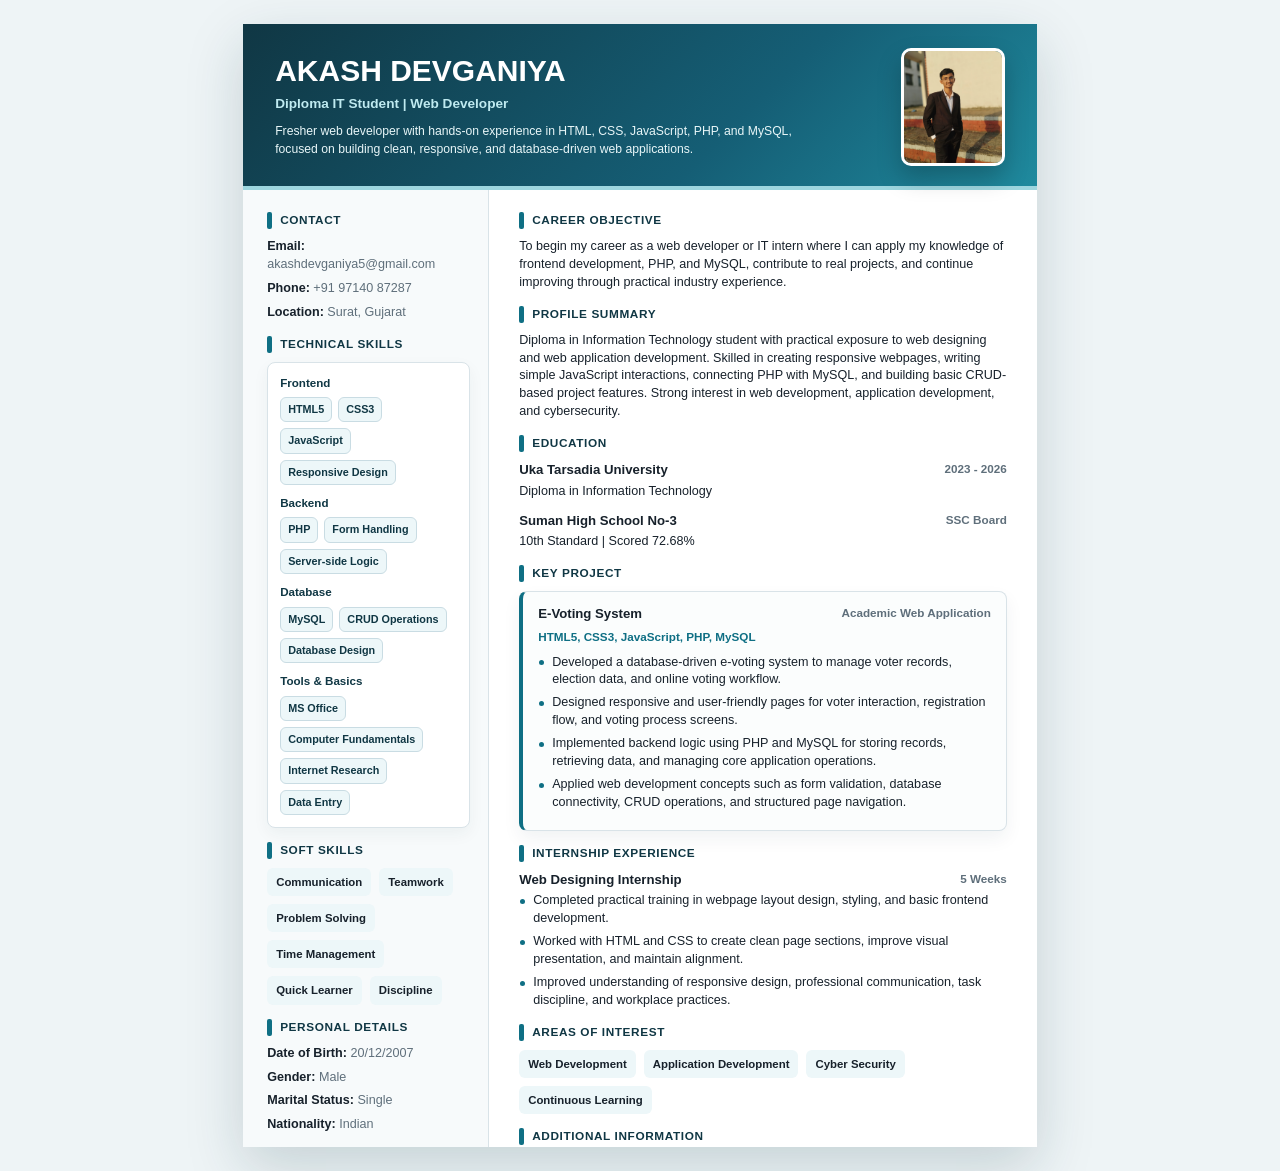
<file: Hussain/wd/_original_project/resume.html>
<!DOCTYPE html>
<html lang="en">
<head>
  <meta charset="UTF-8">
  <meta name="viewport" content="width=device-width, initial-scale=1.0">
  <title>Akash Devganiya | Resume</title>
  <style>
    :root {
      --page-width: 210mm;
      --page-height: 297mm;
      --accent: #0f6f84;
      --accent-dark: #103744;
      --accent-soft: #edf7f9;
      --ink: #17212b;
      --muted: #5f6f7b;
      --line: #d9e3e8;
      --panel: #f7fafb;
      --white: #ffffff;
    }

    * {
      box-sizing: border-box;
    }

    html {
      background: #eef4f6;
    }

    body {
      margin: 0;
      color: var(--ink);
      font-family: "Segoe UI", Arial, sans-serif;
      font-size: 12.6px;
      line-height: 1.42;
    }

    /* A4 page wrapper keeps the resume predictable when exported as PDF. */
    .resume {
      width: var(--page-width);
      height: var(--page-height);
      margin: 24px auto;
      background: var(--white);
      box-shadow: 0 20px 54px rgba(16, 55, 68, 0.18);
      overflow: hidden;
    }

    .topbar {
      display: grid;
      grid-template-columns: 1fr auto;
      gap: 24px;
      align-items: center;
      padding: 24px 32px 20px;
      border-bottom: 4px solid #9dd6df;
      background: linear-gradient(135deg, var(--accent-dark) 0%, #155e75 62%, #1f8a9e 100%);
    }

    .name {
      margin: 0;
      color: #ffffff;
      font-size: 30px;
      line-height: 1;
      letter-spacing: 0;
      text-transform: uppercase;
    }

    .headline {
      margin: 8px 0 10px;
      color: #bfeaf0;
      font-size: 13.6px;
      font-weight: 700;
    }

    .summary-line {
      max-width: 555px;
      margin: 0;
      color: #e8f6f8;
      font-size: 12.2px;
    }

    .photo {
      width: 104px;
      height: 118px;
      border: 3px solid var(--white);
      border-radius: 10px;
      background: var(--accent-soft);
      box-shadow: 0 12px 24px rgba(0, 0, 0, 0.22);
      object-fit: cover;
    }

    .content {
      display: grid;
      grid-template-columns: 31% 69%;
    }

    .sidebar {
      padding: 22px 18px 24px 24px;
      background: var(--panel);
      border-right: 1px solid var(--line);
    }

    .main {
      padding: 22px 30px 26px;
    }

    .section {
      margin-bottom: 14px;
    }

    .section:last-child {
      margin-bottom: 0;
    }

    .section-title {
      display: flex;
      gap: 8px;
      align-items: center;
      margin: 0 0 9px;
      color: var(--accent-dark);
      font-size: 11.8px;
      font-weight: 800;
      letter-spacing: 0.6px;
      text-transform: uppercase;
    }

    .section-title::before {
      width: 5px;
      height: 17px;
      border-radius: 2px;
      background: var(--accent);
      content: "";
    }

    .card {
      padding: 12px;
      border: 1px solid var(--line);
      border-radius: 8px;
      background: var(--white);
      box-shadow: 0 6px 16px rgba(16, 55, 68, 0.05);
    }

    p {
      margin: 0 0 7px;
    }

    p:last-child {
      margin-bottom: 0;
    }

    a {
      color: inherit;
      text-decoration: none;
    }

    .contact-list,
    .plain-list,
    .project-list,
    .internship-list {
      margin: 0;
      padding: 0;
      list-style: none;
    }

    .contact-list li,
    .plain-list li {
      margin-bottom: 6px;
      color: var(--muted);
      overflow-wrap: anywhere;
    }

    .contact-list strong,
    .plain-list strong {
      color: var(--ink);
      font-weight: 700;
    }

    .skill-group {
      margin-bottom: 10px;
    }

    .skill-group:last-child {
      margin-bottom: 0;
    }

    .skill-heading {
      margin: 0 0 6px;
      color: var(--accent-dark);
      font-size: 11.6px;
      font-weight: 800;
    }

    .chips {
      display: flex;
      flex-wrap: wrap;
      gap: 6px;
    }

    .chip {
      padding: 4px 7px;
      border: 1px solid #c9dce3;
      border-radius: 6px;
      background: var(--accent-soft);
      color: var(--accent-dark);
      font-size: 10.8px;
      font-weight: 700;
    }

    .entry {
      margin-bottom: 11px;
    }

    .entry:last-child {
      margin-bottom: 0;
    }

    .entry-head {
      display: flex;
      justify-content: space-between;
      gap: 14px;
      margin-bottom: 3px;
    }

    .entry-title {
      margin: 0;
      color: var(--ink);
      font-size: 13.2px;
      font-weight: 800;
    }

    .entry-meta {
      margin: 0;
      color: var(--muted);
      font-size: 11.7px;
      font-weight: 600;
      text-align: right;
      white-space: nowrap;
    }

    .project-card {
      padding: 13px 15px;
      border: 1px solid var(--line);
      border-left: 4px solid var(--accent);
      border-radius: 8px;
      background: #fbfdfd;
      box-shadow: 0 8px 18px rgba(16, 55, 68, 0.06);
    }

    .tech-stack {
      margin: 5px 0 8px;
      color: var(--accent);
      font-size: 11.7px;
      font-weight: 800;
    }

    .project-list li,
    .internship-list li {
      position: relative;
      margin-bottom: 5px;
      padding-left: 14px;
    }

    .project-list li::before,
    .internship-list li::before {
      position: absolute;
      top: 0.55em;
      left: 1px;
      width: 5px;
      height: 5px;
      border-radius: 50%;
      background: var(--accent);
      content: "";
    }

    .compact-grid {
      display: grid;
      grid-template-columns: repeat(2, minmax(0, 1fr));
      gap: 7px;
    }

    .tag-list {
      display: flex;
      flex-wrap: wrap;
      gap: 8px;
      margin: 0;
      padding: 0;
      list-style: none;
    }

    .tag-list li {
      padding: 6px 9px;
      border-radius: 6px;
      background: var(--accent-soft);
      color: var(--ink);
      font-size: 11.4px;
      font-weight: 700;
    }

    .note {
      color: var(--muted);
      font-size: 10.8px;
    }

    @page {
      size: A4;
      margin: 0;
    }

    @media print {
      html,
      body {
        background: #ffffff;
        print-color-adjust: exact;
        -webkit-print-color-adjust: exact;
      }

      .resume {
        width: 210mm;
        height: 297mm;
        margin: 0;
        box-shadow: none;
      }

      .card,
      .project-card {
        break-inside: avoid;
      }
    }

    @media (max-width: 820px) {
      .resume {
        width: 100%;
        height: auto;
        min-height: 100vh;
        margin: 0;
      }

      .topbar,
      .content,
      .compact-grid {
        grid-template-columns: 1fr;
      }

      .topbar {
        padding: 22px;
      }

      .photo {
        width: 86px;
        height: 104px;
      }

      .sidebar,
      .main {
        padding: 20px 22px;
      }

      .entry-head {
        display: block;
      }

      .entry-meta {
        text-align: left;
        white-space: normal;
      }
    }
  </style>
</head>
<body>
  <article class="resume" aria-label="Resume of Akash Devganiya">
    <header class="topbar">
      <div>
        <h1 class="name">Akash Devganiya</h1>
        <p class="headline">Diploma IT Student | Web Developer</p>
        <p class="summary-line">
          Fresher web developer with hands-on experience in HTML, CSS, JavaScript, PHP, and MySQL, focused on building clean, responsive, and database-driven web applications.
        </p>
      </div>

      <!-- Replace this file with a JPG/PNG version before final PDF export if HEIC does not render in your browser. -->
      <img class="photo" src="akash.jpeg" alt="Akash Devganiya profile photo">
    </header>

    <div class="content">
      <aside class="sidebar">
        <section class="section">
          <h2 class="section-title">Contact</h2>
          <ul class="contact-list">
            <li><strong>Email:</strong> <a href="mailto:akashdevganiya5@gmail.com">akashdevganiya5@gmail.com</a></li>
            <li><strong>Phone:</strong> <a href="tel:+919714087287">+91 97140 87287</a></li>
            <li><strong>Location:</strong> Surat, Gujarat</li>
          </ul>
        </section>

        <section class="section">
          <h2 class="section-title">Technical Skills</h2>
          <div class="card">
            <div class="skill-group">
              <p class="skill-heading">Frontend</p>
              <div class="chips">
                <span class="chip">HTML5</span>
                <span class="chip">CSS3</span>
                <span class="chip">JavaScript</span>
                <span class="chip">Responsive Design</span>
              </div>
            </div>

            <div class="skill-group">
              <p class="skill-heading">Backend</p>
              <div class="chips">
                <span class="chip">PHP</span>
                <span class="chip">Form Handling</span>
                <span class="chip">Server-side Logic</span>
              </div>
            </div>

            <div class="skill-group">
              <p class="skill-heading">Database</p>
              <div class="chips">
                <span class="chip">MySQL</span>
                <span class="chip">CRUD Operations</span>
                <span class="chip">Database Design</span>
              </div>
            </div>

            <div class="skill-group">
              <p class="skill-heading">Tools & Basics</p>
              <div class="chips">
                <span class="chip">MS Office</span>
                <span class="chip">Computer Fundamentals</span>
                <span class="chip">Internet Research</span>
                <span class="chip">Data Entry</span>
              </div>
            </div>
          </div>
        </section>

        <section class="section">
          <h2 class="section-title">Soft Skills</h2>
          <ul class="tag-list">
            <li>Communication</li>
            <li>Teamwork</li>
            <li>Problem Solving</li>
            <li>Time Management</li>
            <li>Quick Learner</li>
            <li>Discipline</li>
          </ul>
        </section>

        <section class="section">
          <h2 class="section-title">Personal Details</h2>
          <ul class="plain-list">
            <li><strong>Date of Birth:</strong> 20/12/2007</li>
            <li><strong>Gender:</strong> Male</li>
            <li><strong>Marital Status:</strong> Single</li>
            <li><strong>Nationality:</strong> Indian</li>
          </ul>
        </section>

        <section class="section">
          <h2 class="section-title">Languages</h2>
          <ul class="plain-list">
            <li>English</li>
            <li>Hindi</li>
            <li>Gujarati</li>
          </ul>
        </section>
      </aside>

      <main class="main">
        <section class="section">
          <h2 class="section-title">Career Objective</h2>
          <p>
            To begin my career as a web developer or IT intern where I can apply my knowledge of frontend development, PHP, and MySQL, contribute to real projects, and continue improving through practical industry experience.
          </p>
        </section>

        <section class="section">
          <h2 class="section-title">Profile Summary</h2>
          <p>
            Diploma in Information Technology student with practical exposure to web designing and web application development. Skilled in creating responsive webpages, writing simple JavaScript interactions, connecting PHP with MySQL, and building basic CRUD-based project features. Strong interest in web development, application development, and cybersecurity.
          </p>
        </section>

        <section class="section">
          <h2 class="section-title">Education</h2>
          <div class="entry">
            <div class="entry-head">
              <h3 class="entry-title">Uka Tarsadia University</h3>
              <p class="entry-meta">2023 - 2026</p>
            </div>
            <p>Diploma in Information Technology</p>
          </div>

          <div class="entry">
            <div class="entry-head">
              <h3 class="entry-title">Suman High School No-3</h3>
              <p class="entry-meta">SSC Board</p>
            </div>
            <p>10th Standard | Scored 72.68%</p>
          </div>
        </section>

        <section class="section">
          <h2 class="section-title">Key Project</h2>
          <div class="project-card">
            <div class="entry-head">
              <h3 class="entry-title">E-Voting System</h3>
              <p class="entry-meta">Academic Web Application</p>
            </div>
            <p class="tech-stack">HTML5, CSS3, JavaScript, PHP, MySQL</p>
            <ul class="project-list">
              <li>Developed a database-driven e-voting system to manage voter records, election data, and online voting workflow.</li>
              <li>Designed responsive and user-friendly pages for voter interaction, registration flow, and voting process screens.</li>
              <li>Implemented backend logic using PHP and MySQL for storing records, retrieving data, and managing core application operations.</li>
              <li>Applied web development concepts such as form validation, database connectivity, CRUD operations, and structured page navigation.</li>
            </ul>
          </div>
        </section>

        <section class="section">
          <h2 class="section-title">Internship Experience</h2>
          <div class="entry">
            <div class="entry-head">
              <h3 class="entry-title">Web Designing Internship</h3>
              <p class="entry-meta">5 Weeks</p>
            </div>
            <ul class="internship-list">
              <li>Completed practical training in webpage layout design, styling, and basic frontend development.</li>
              <li>Worked with HTML and CSS to create clean page sections, improve visual presentation, and maintain alignment.</li>
              <li>Improved understanding of responsive design, professional communication, task discipline, and workplace practices.</li>
            </ul>
          </div>
        </section>

        <section class="section">
          <h2 class="section-title">Areas of Interest</h2>
          <ul class="tag-list">
            <li>Web Development</li>
            <li>Application Development</li>
            <li>Cyber Security</li>
            <li>Continuous Learning</li>
          </ul>
        </section>

        <section class="section">
          <h2 class="section-title">Additional Information</h2>
          <p>
            Strengths include self-motivation, discipline, teamwork, and willingness to learn. Hobbies include photography, bike riding, and traveling.
          </p>
        </section>
      </main>
    </div>
  </article>
</body>
</html>
</file>
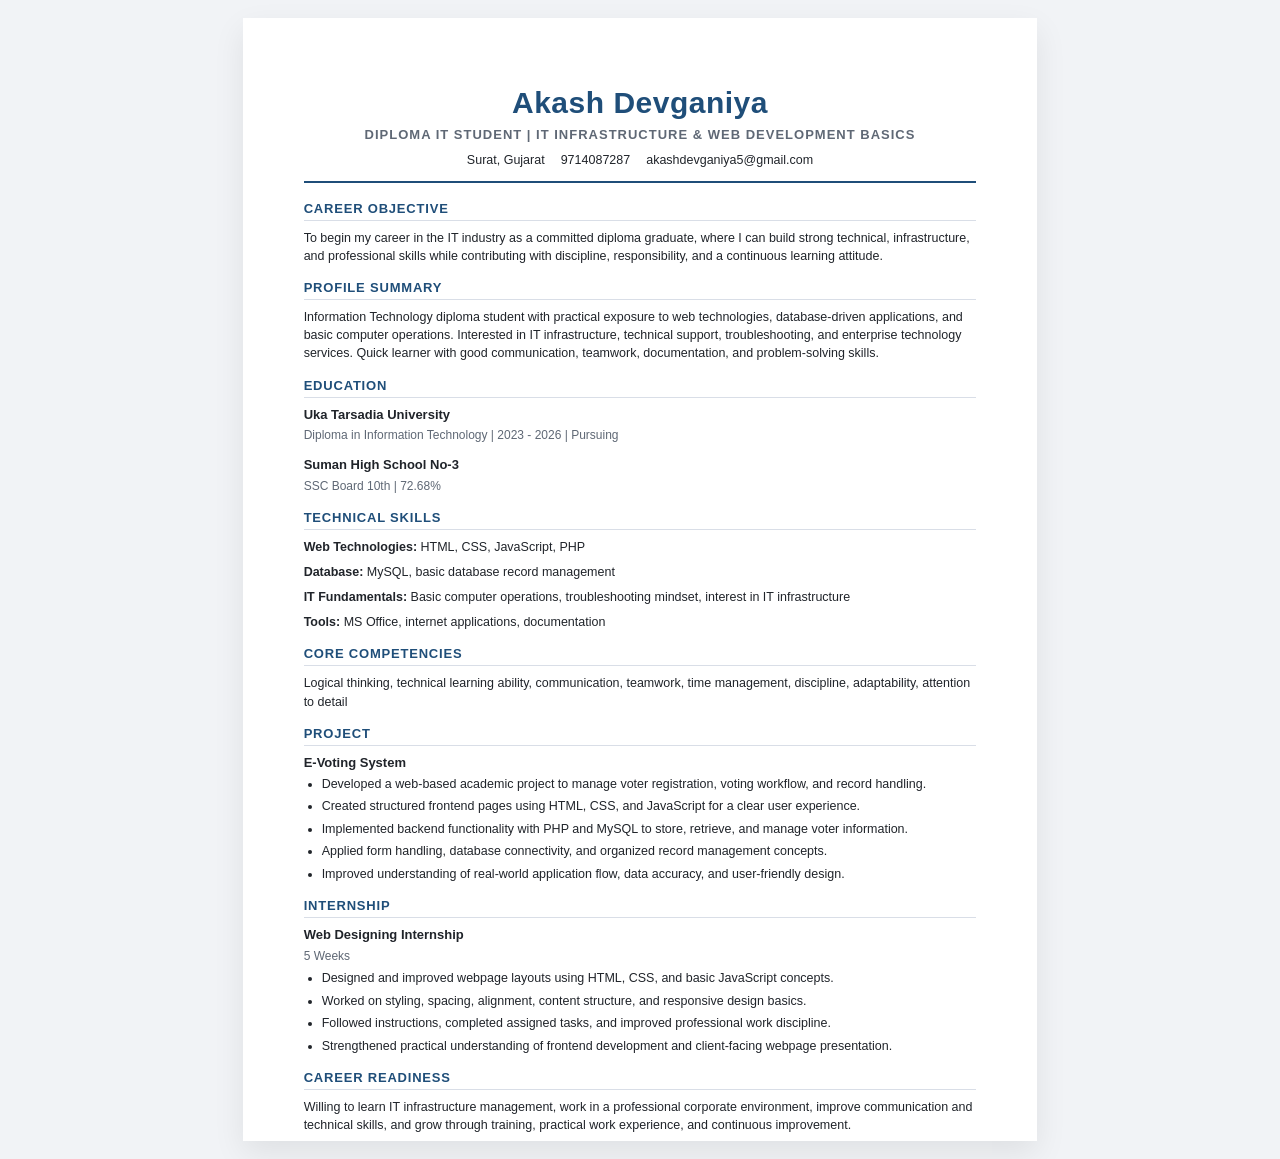
<file: Hussain/wd/_original_project/resume2.html>
<!DOCTYPE html>
<html lang="en">
<head>
  <meta charset="UTF-8">
  <meta name="viewport" content="width=device-width, initial-scale=1.0">
  <title>Akash Devganiya Resume</title>
  <style>
    :root {
      --page-width: 210mm;
      --page-height: 297mm;
      --ink: #20242a;
      --muted: #5f6875;
      --accent: #1f4e79;
      --line: #d9dee7;
    }

    * {
      box-sizing: border-box;
      -webkit-print-color-adjust: exact;
      print-color-adjust: exact;
    }

    html,
    body {
      margin: 0;
      width: 100%;
      min-height: 100%;
      background: #f1f3f6;
      color: var(--ink);
      font-family: Arial, "Segoe UI", sans-serif;
    }

    .page {
      width: var(--page-width);
      height: var(--page-height);
      margin: 18px auto;
      padding: 18mm 16mm;
      overflow: hidden;
      background: #ffffff;
      box-shadow: 0 12px 30px rgba(0, 0, 0, 0.08);
    }

    .header {
      padding-bottom: 14px;
      margin-bottom: 18px;
      text-align: center;
      border-bottom: 2px solid var(--accent);
    }

    h1 {
      margin: 0 0 6px;
      font-size: 30px;
      color: var(--accent);
      letter-spacing: 0.5px;
    }

    .headline {
      margin: 0 0 8px;
      font-size: 13px;
      font-weight: 700;
      text-transform: uppercase;
      color: var(--muted);
      letter-spacing: 1px;
    }

    .contact-row {
      display: flex;
      justify-content: center;
      flex-wrap: wrap;
      gap: 6px 16px;
      font-size: 12.5px;
    }

    .section {
      margin-bottom: 15px;
    }

    .section-title {
      margin: 0 0 8px;
      padding-bottom: 4px;
      font-size: 13px;
      font-weight: 700;
      text-transform: uppercase;
      color: var(--accent);
      border-bottom: 1px solid var(--line);
      letter-spacing: 0.8px;
    }

    p {
      margin: 0 0 7px;
      font-size: 12.5px;
      line-height: 1.45;
    }

    ul {
      margin: 0;
      padding-left: 18px;
    }

    li {
      margin-bottom: 5px;
      font-size: 12.5px;
      line-height: 1.4;
    }

    .entry {
      margin-bottom: 11px;
    }

    .entry-title {
      margin: 0 0 3px;
      font-size: 13px;
      font-weight: 700;
    }

    .entry-subtitle {
      margin: 0 0 5px;
      font-size: 12px;
      color: var(--muted);
    }

    .details-grid {
      display: grid;
      grid-template-columns: repeat(2, 1fr);
      gap: 4px 20px;
    }

    @page {
      size: A4;
      margin: 0;
    }

    @media print {
      html,
      body {
        width: 210mm;
        height: 297mm;
        background: #ffffff;
      }

      .page {
        width: 210mm;
        height: 297mm;
        margin: 0;
        padding: 18mm 16mm;
        box-shadow: none;
      }
    }
  </style>
</head>
<body>
  <div class="page">
    <header class="header">
      <h1>Akash Devganiya</h1>
      <p class="headline">Diploma IT Student | IT Infrastructure & Web Development Basics</p>
      <div class="contact-row">
        <span>Surat, Gujarat</span>
        <span>9714087287</span>
        <span>akashdevganiya5@gmail.com</span>
      </div>
    </header>

    <section class="section">
      <h2 class="section-title">Career Objective</h2>
      <p>
        To begin my career in the IT industry as a committed diploma graduate,
        where I can build strong technical, infrastructure, and professional skills
        while contributing with discipline, responsibility, and a continuous
        learning attitude.
      </p>
    </section>

    <section class="section">
      <h2 class="section-title">Profile Summary</h2>
      <p>
        Information Technology diploma student with practical exposure to web
        technologies, database-driven applications, and basic computer operations.
        Interested in IT infrastructure, technical support, troubleshooting, and
        enterprise technology services. Quick learner with good communication,
        teamwork, documentation, and problem-solving skills.
      </p>
    </section>

    <section class="section">
      <h2 class="section-title">Education</h2>
      <div class="entry">
        <p class="entry-title">Uka Tarsadia University</p>
        <p class="entry-subtitle">Diploma in Information Technology | 2023 - 2026 | Pursuing</p>
      </div>
      <div class="entry">
        <p class="entry-title">Suman High School No-3</p>
        <p class="entry-subtitle">SSC Board 10th | 72.68%</p>
      </div>
    </section>

    <section class="section">
      <h2 class="section-title">Technical Skills</h2>
      <p><strong>Web Technologies:</strong> HTML, CSS, JavaScript, PHP</p>
      <p><strong>Database:</strong> MySQL, basic database record management</p>
      <p><strong>IT Fundamentals:</strong> Basic computer operations, troubleshooting mindset, interest in IT infrastructure</p>
      <p><strong>Tools:</strong> MS Office, internet applications, documentation</p>
    </section>

    <section class="section">
      <h2 class="section-title">Core Competencies</h2>
      <p>Logical thinking, technical learning ability, communication, teamwork, time management, discipline, adaptability, attention to detail</p>
    </section>

    <section class="section">
      <h2 class="section-title">Project</h2>
      <div class="entry">
        <p class="entry-title">E-Voting System</p>
        <ul>
          <li>Developed a web-based academic project to manage voter registration, voting workflow, and record handling.</li>
          <li>Created structured frontend pages using HTML, CSS, and JavaScript for a clear user experience.</li>
          <li>Implemented backend functionality with PHP and MySQL to store, retrieve, and manage voter information.</li>
          <li>Applied form handling, database connectivity, and organized record management concepts.</li>
          <li>Improved understanding of real-world application flow, data accuracy, and user-friendly design.</li>
        </ul>
      </div>
    </section>

    <section class="section">
      <h2 class="section-title">Internship</h2>
      <div class="entry">
        <p class="entry-title">Web Designing Internship</p>
        <p class="entry-subtitle">5 Weeks</p>
        <ul>
          <li>Designed and improved webpage layouts using HTML, CSS, and basic JavaScript concepts.</li>
          <li>Worked on styling, spacing, alignment, content structure, and responsive design basics.</li>
          <li>Followed instructions, completed assigned tasks, and improved professional work discipline.</li>
          <li>Strengthened practical understanding of frontend development and client-facing webpage presentation.</li>
        </ul>
      </div>
    </section>

    <section class="section">
      <h2 class="section-title">Career Readiness</h2>
      <p>
        Willing to learn IT infrastructure management, work in a professional
        corporate environment, improve communication and technical skills, and grow
        through training, practical work experience, and continuous improvement.
      </p>
    </section>

    <section class="section">
      <h2 class="section-title">Personal Details</h2>
      <div class="details-grid">
        <p><strong>Date of Birth:</strong> 20/12/2007</p>
        <p><strong>Gender:</strong> Male</p>
        <p><strong>Marital Status:</strong> Single</p>
        <p><strong>Nationality:</strong> Indian</p>
        <p><strong>Languages:</strong> English, Hindi, Gujarati</p>
        <p><strong>Interests:</strong> Web Development, Application Development, Cyber Security</p>
      </div>
    </section>
  </div>
</body>
</html>
</file>
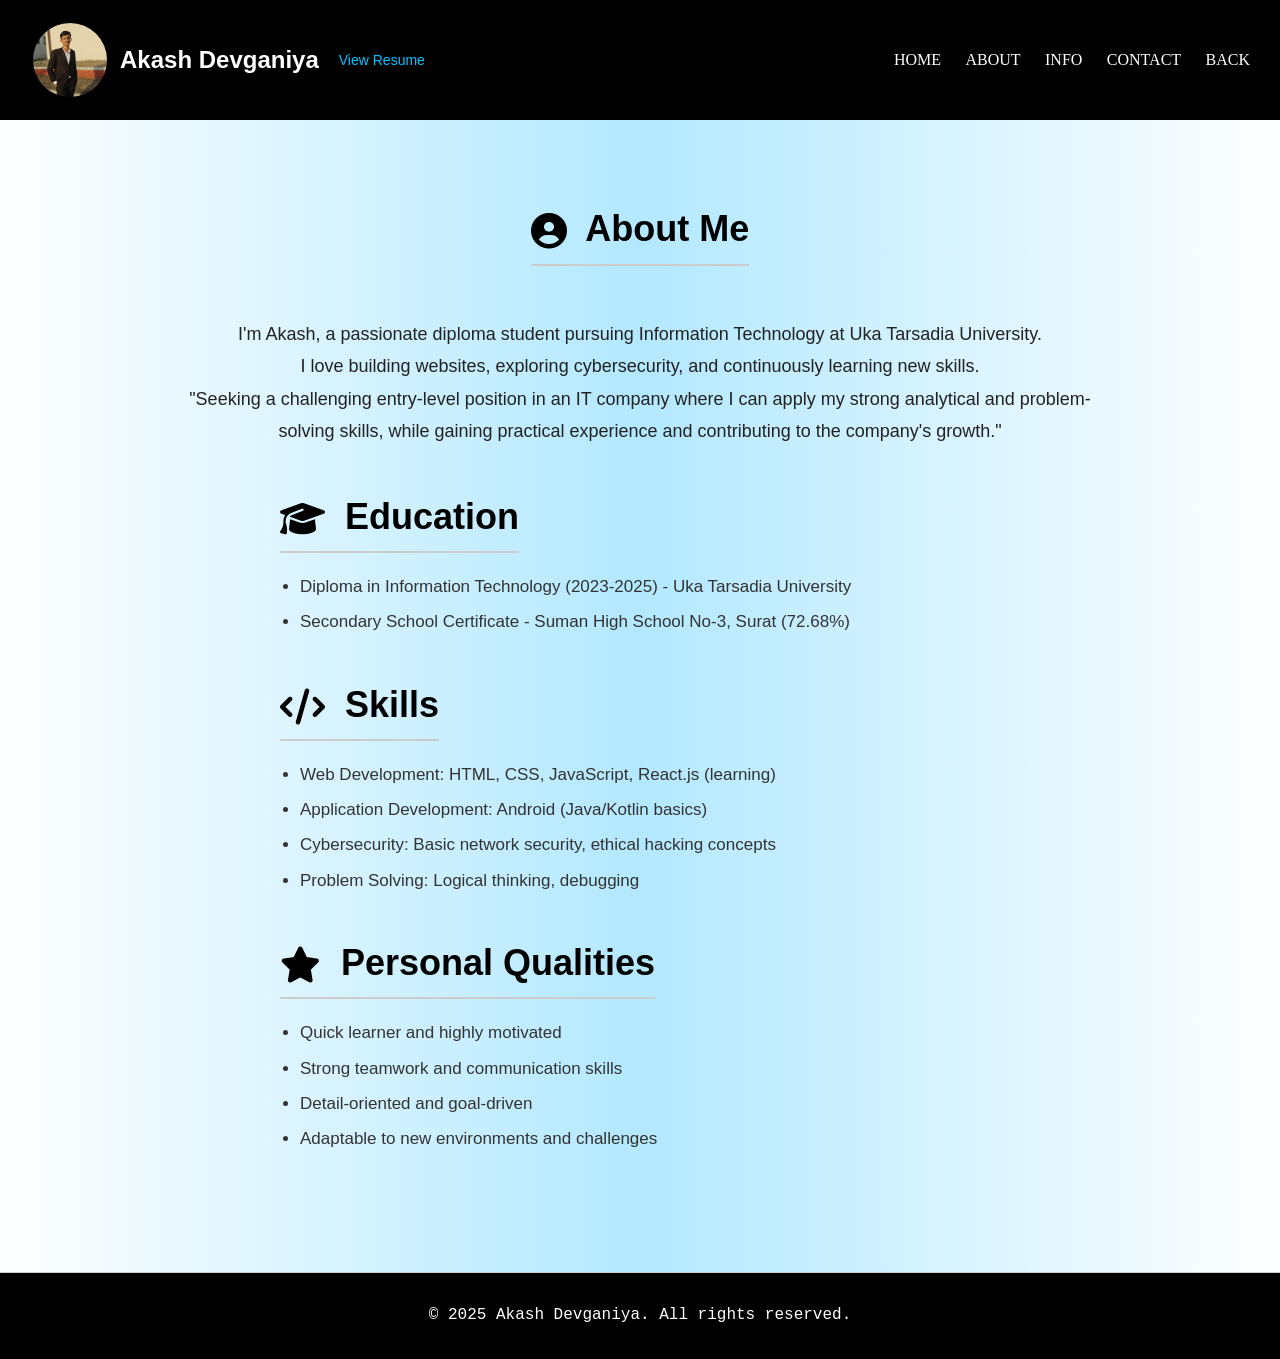
<file: Hussain/wd/_original_project/web.about.html>
<!DOCTYPE html>
<html lang="en">
<head>
  <meta name="viewport" content="width=device-width, initial-scale=1.0" />
  <title>About Me - Akash Devganiya</title>
  <link rel="stylesheet" href="https://cdnjs.cloudflare.com/ajax/libs/font-awesome/6.5.0/css/all.min.css"/>
  <style>
    * {
      margin: 0;
      padding: 0;
      box-sizing: border-box;
    }

    html {
      scroll-behavior: smooth;
      scroll-padding-top: 120px;
    }

    body {
      font-family: 'Segoe UI', Tahoma, Geneva, Verdana, sans-serif;
      background: linear-gradient(to right, hsl(0, 0%, 100%), hsl(198, 100%, 85%), hsl(0, 0%, 100%));
      color: #000;
      line-height: 1.6;
    }

    header {
      background-color:rgb(0, 0, 0);
      padding: 20px 30px;
      display: flex;
      justify-content: space-between;
      align-items: center;
      flex-wrap: wrap;
      position: sticky;
      top: 0;
      z-index: 10;
    }

    .logo {
      display: flex;
      align-items: center;
      font-size: 24px;
      font-weight: bold;
      gap: 10px;
      color: #fff;
      flex-wrap: wrap;
      font-family:'Lucida Sans', 'Lucida Sans Regular', 'Lucida Grande', 'Lucida Sans Unicode', Geneva, Verdana, sans-serif

    }

    .logo img {
      width: 80px;
      height: 80px;
      border-radius: 50%;
      border: 3px solid #000;
      object-fit: cover;
      box-shadow: 0 0 10px rgba(0,0,0,0.2);
    }

    .logo a.resume-link {
      font-size: 14px;
      text-decoration: none;
      color: #00c3ff;
      font-weight: normal;
      margin-left: 10px;
    }

    nav a {
      text-decoration: none;
      color: white;
      margin-left: 20px;
      font-weight: 500;
      font-size: 16px;
      transition: 0.3s ease;
      font-family:Georgia, 'Times New Roman', Times, serif
    }

    nav a:hover {
      color: hsl(198, 100%, 85%);
      border-bottom: 2px solid #00c3ff;
      padding-bottom: 3px;
    }

    section {
      padding: 80px 20px;
      max-width: 960px;
      margin: auto;
      text-align: center;
      min-height: 100vh;
    }

    section h2 {
      font-size: 36px;
      margin-bottom: 20px;
      color: #000;
      border-bottom: 2px solid #ccc;
      display: inline-block;
      padding-bottom: 6px;
    }

    section h2 i {
      vertical-align: middle;
      margin-right: 10px;
      color: #000;
    }

    section p {
      font-size: 18px;
      color: #222;
      margin-bottom: 30px;
      line-height: 1.8;
      white-space: pre-line;
    }

    .about-details {
      text-align: left;
      margin: 40px auto;
      max-width: 720px;
    }

    .about-details h3 {
      font-size: 26px;
      margin-bottom: 15px;
      color: #000000;
      border-left: 4px solid #000000;
      padding-left: 12px;
    }

    .about-details ul {
      list-style-type: disc;
      margin-left: 20px;
      margin-bottom: 30px;
      color: #333;
      font-size: 17px;
      line-height: 1.6;
    }

    .about-details ul li {
      margin-bottom: 8px;
    }

    .education, .skills {
      margin-bottom: 40px;
    }

    footer {
      background-color: rgb(0, 0, 0);
      color: white;
      text-align: center;
      padding: 30px 20px;
      border-top: 1px solid #ccc;
      font-family: 'Fira Code', monospace;

    }
    @media (max-width: 768px) {
      header {
        flex-direction: column;
        align-items: center;
        padding: 15px 20px;
      }

      .logo {
        flex-direction: column;
        align-items: center;
        text-align: center;
        font-size: 20px;
         font-family:'Lucida Sans', 'Lucida Sans Regular', 'Lucida Grande', 'Lucida Sans Unicode', Geneva, Verdana, sans-serif
      }

      .logo img {
        width: 70px;
        height: 70px;
      }

      nav {
        justify-content: center;
        margin-top: 10px;
        gap: 10px;
      }

      nav a {
        font-size: 14px;
      
      }

      section {
        padding: 60px 20px;
        min-height: auto;
      }

      section h2 {
        font-size: 28px;
      }

      section p {
        font-size: 16px;
      }

      .about-details {
        max-width: 100%;
        text-align: center;
      }

      .about-details h3 {
        border-left: none;
        padding-left: 0;
      }

      .about-details ul {
        margin-left: 0;
        list-style-type: none;
      }

      footer .social-icons a {
        font-size: 22px;
      }
    }
  @keyframes fadeIn {
      from {
        opacity: 0;
        transform: translateY(100px);
      }
      to {
        opacity: 1;
        transform: translateY(0);
      }
    }

    .fade-in {
      animation: fadeIn 1.5s ;
    }
  </style>
</head>
<body>

  <header>
    <div class="logo">
      <img src="akash.jpeg" alt="Akash" />
      Akash Devganiya
      <a href="resume.pdf" class="resume-link" target="_blank">View Resume</a>
    </div>
    <nav>
      <a href="web.home.html">HOME</a>
      <a href="web.about.html">ABOUT</a>
      <a href="Web.info.html">INFO</a>
      <a href="web.contact.html">CONTACT</a>
      <a href="website.html">BACK</a>
    </nav>
  </header>

  <section class="fade-in" id="ABOUT">
    <h2><i class="fas fa-user-circle"></i> About Me</h2>
    <p>
      I'm Akash, a passionate diploma student pursuing Information Technology at Uka Tarsadia University.
      I love building websites, exploring cybersecurity, and continuously learning new skills.
      "Seeking a challenging entry-level position in an IT company where I can apply my strong analytical and problem-solving skills, while gaining practical experience and contributing to the company's growth."
    </p>

    <div class="about-details">
      <div class="education">
        <h2><i class="fas fa-graduation-cap"></i> Education</h2>
        <ul>
          <li>Diploma in Information Technology (2023-2025) - Uka Tarsadia University</li>
          <li>Secondary School Certificate - Suman High School No-3, Surat (72.68%)</li>
        </ul>
      </div>

      <div class="skills">
        <h2><i class="fas fa-code"></i> Skills</h2>
        <ul>
          <li>Web Development: HTML, CSS, JavaScript, React.js (learning)</li>
          <li>Application Development: Android (Java/Kotlin basics)</li>
          <li>Cybersecurity: Basic network security, ethical hacking concepts</li>
          <li>Problem Solving: Logical thinking, debugging</li>
        </ul>
      </div>

      <div class="personal-qualities">
        <h2><i class="fas fa-star"></i> Personal Qualities</h2>
        <ul>
          <li>Quick learner and highly motivated</li>
          <li>Strong teamwork and communication skills</li>
          <li>Detail-oriented and goal-driven</li>
          <li>Adaptable to new environments and challenges</li>
        </ul>
      </div>
    </div>
  </section>

  <footer>
    <p>&copy; 2025 Akash Devganiya. All rights reserved.</p>
  </footer>

</body>
</html>
</file>
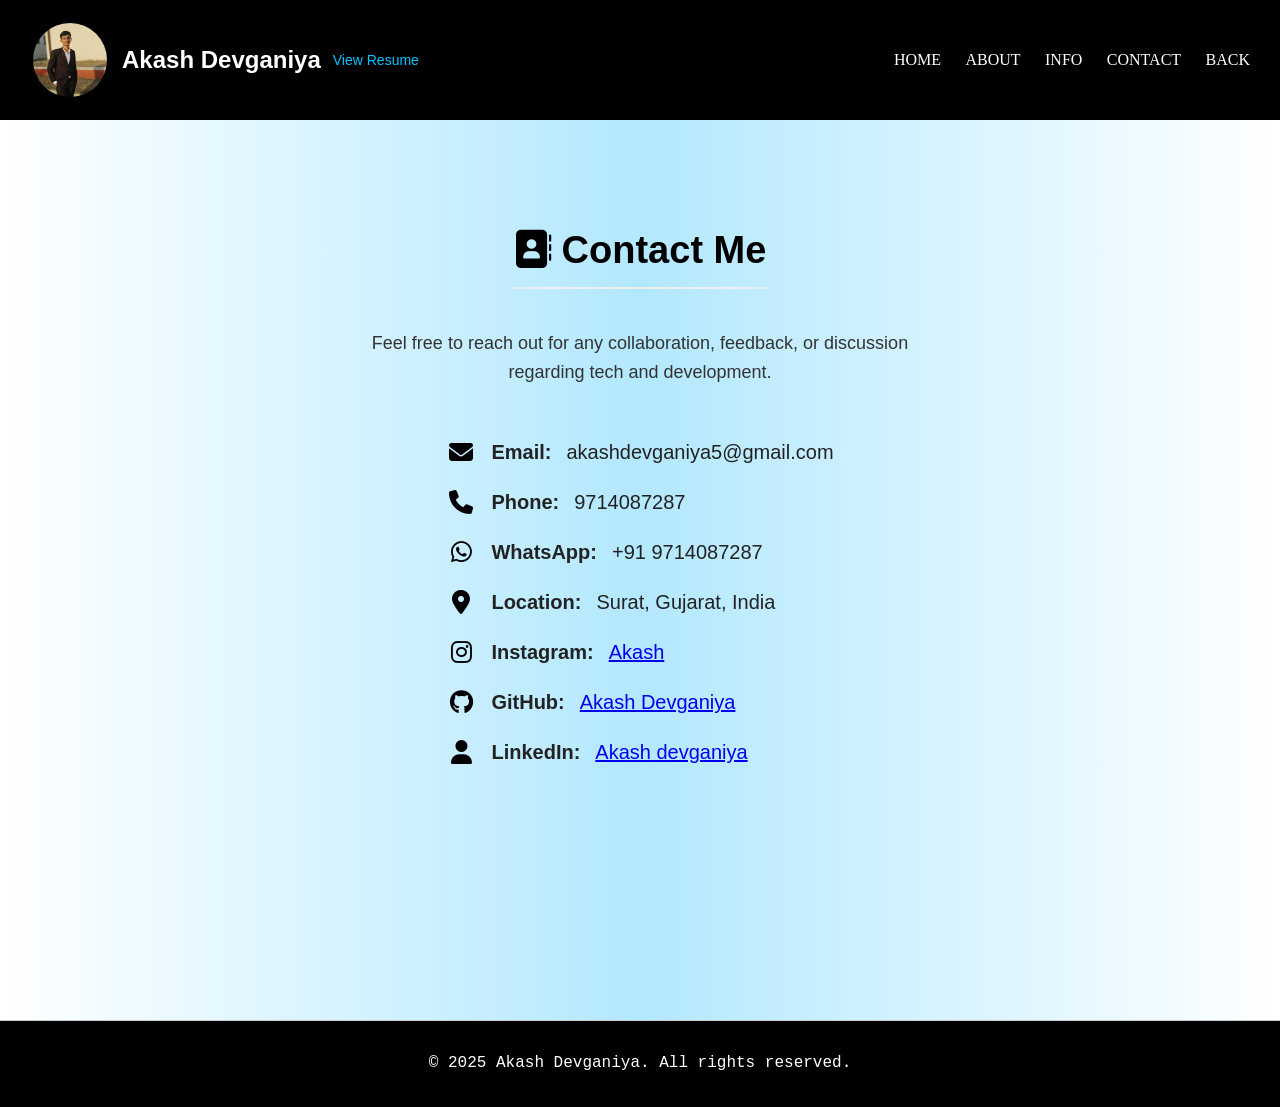
<file: Hussain/wd/_original_project/web.contact.html>
<!DOCTYPE html>
<html lang="en">
<head>
  <meta name="viewport" content="width=device-width, initial-scale=1.0" />
  <title>Contact - Akash Devganiya</title>
  <link rel="stylesheet" href="https://cdnjs.cloudflare.com/ajax/libs/font-awesome/6.5.0/css/all.min.css"/>
  <style>
    * {
      margin: 0;
      padding: 0;
      box-sizing: border-box;
    }

    html {
      scroll-behavior: smooth;
      scroll-padding-top: 120px;
    }

    body {
      font-family: 'Segoe UI', Tahoma, Geneva, Verdana, sans-serif;
      background: linear-gradient(to right, #ffffff, hsl(198, 100%, 85%), #ffffff);
      color: #000;
      line-height: 1.6;
    }

    header {
      background-color: rgb(0, 0, 0);
      padding: 20px 30px;
      display: flex;
      justify-content: space-between;
      align-items: center;
      flex-wrap: wrap;
      position: sticky;
      top: 0;
      z-index: 10;
    }

    .logo {
      display: flex;
      align-items: center;
      font-size: 24px;
      font-weight: bold;
      gap: 12px;
      color: #fff;
      flex-wrap: wrap;
       font-family:'Lucida Sans', 'Lucida Sans Regular', 'Lucida Grande', 'Lucida Sans Unicode', Geneva, Verdana, sans-serif
    }

    .logo img {
      width: 80px;
      height: 80px;
      border-radius: 50%;
      border: 3px solid #000;
      object-fit: cover;
      box-shadow: 0 0 10px rgba(0, 0, 0, 0.2);
    }

    .logo a {
      font-size: 14px;
      text-decoration: none;
      color: #00c3ff;
      font-weight: normal;
    }

    nav a {
      text-decoration: none;
      color: white;
      margin-left: 20px;
      font-weight: 500;
      font-size: 16px;
      transition: 0.3s ease;
           font-family:Georgia, 'Times New Roman', Times, serif
    }

    nav a:hover {
      color: hsl(198, 100%, 85%);
      border-bottom: 2px solid #00c3ff;
      padding-bottom: 3px;
    }

    section {
      padding: 100px 20px;
      max-width: 960px;
      margin: auto;
      text-align: center;
      min-height: 100vh;
    }

    section h2 {
      font-size: 38px;
      margin-bottom: 20px;
      color: #000;
      border-bottom: 2px solid #eee;
      display: inline-block;
      padding-bottom: 6px;
    }

    .contact-info {
      display: inline-block;
      text-align: left;
      font-size: 20px;
      color: #222;
      max-width: 500px;
      margin-top: 30px;
    }

    .contact-info div {
      margin-bottom: 18px;
      display: flex;
      align-items: center;
      gap: 15px;
    }

    .contact-info i {
      color: #000000;
      font-size: 24px;
      width: 30px;
      text-align: center;
    }

    .intro-text {
      font-size: 18px;
      max-width: 600px;
      margin: 20px auto;
      color: #333;
    }

    footer {
      background-color:rgb(0, 0, 0);
      color: white;
      text-align: center;
      padding: 30px 20px;
      border-top: 1px solid #ccc;
      font-family: 'Fira Code', monospace;

    }
    @media (max-width: 768px) {
      header {
        flex-direction: column;
        align-items: center;
        padding: 15px 20px;
      }

      .logo {
        flex-direction: column;
        align-items: center;
        text-align: center;
        font-size: 20px;
      }

      .logo img {
        width: 70px;
        height: 70px;
      }

      nav {
        justify-content: center;
        margin-top: 10px;
        gap: 10px;
      }

      nav a {
        font-size: 14px;
      }

      section {
        padding: 60px 20px;
        min-height: auto;
      }

      section h2 {
        font-size: 28px;
      }

      section p {
        font-size: 16px;
      }

      .about-details {
        max-width: 100%;
        text-align: center;
      }

      .about-details h3 {
        border-left: none;
        padding-left: 0;
      }

      .about-details ul {
        margin-left: 0;
        list-style-type: none;
      }

      footer .social-icons a {
        font-size: 22px;
      }
    }
    @keyframes fadeIn {
      from {
        opacity: 0;
        transform: translateY(100px);
      }
      to {
        opacity: 1;
        transform: translateY(0);
      }
    }

    .fade-in {
      animation: fadeIn 1.5s ;
    }
  </style>
</head>
<body>
  <header>
    <div class="logo">
      <img src="akash.jpeg" alt="Akash" />
      Akash Devganiya
      <a href="resume.pdf" target="_blank">View Resume</a>
    </div>
    <nav>
      <a href="web.home.html">HOME</a>
      <a href="web.about.html">ABOUT</a>
      <a href="Web.info.html">INFO</a>
      <a href="web.contact.html">CONTACT</a>
      <a href="website.html">BACK</a>
    </nav>
  </header>

  <section class="fade-in"id="CONTACT">
  <h2><i class="fas fa-address-book" style="margin-right:10px; color:#000;"></i>Contact Me</h2>
    <p class="intro-text">
      Feel free to reach out for any collaboration, feedback, or discussion regarding tech and development.
    </p>
    <div class="contact-info">
      <div><i class="fas fa-envelope"></i> <strong>Email:</strong> akashdevganiya5@gmail.com</div>
      <div><i class="fas fa-phone"></i> <strong>Phone:</strong> 9714087287</div>
      <div><i class="fab fa-whatsapp"></i> <strong>WhatsApp:</strong> +91 9714087287</div>
      <div><i class="fas fa-map-marker-alt"></i> <strong>Location:</strong> Surat, Gujarat, India</div>
      <div><i class="fab fa-instagram"></i> <strong>Instagram:</strong> <a href="https://www.instagram.com/akash_0_18x/" target="_blank">Akash</a></div>
      <div><i class="fab fa-github"></i> <strong>GitHub:</strong> <a href="https://github.com/" target="_blank">Akash Devganiya</a></div>
      <div><i class="fas fa-user"></i> <strong>LinkedIn:</strong> <a href="https://www.linkedin.com/in/akash-devganiya-ba20b3349/" target="_blank">Akash devganiya</a></div>
    </div>
  </section>

  <footer>
    <p>&copy; 2025 Akash Devganiya. All rights reserved.</p>
  </footer>
</body>
</html>
</file>
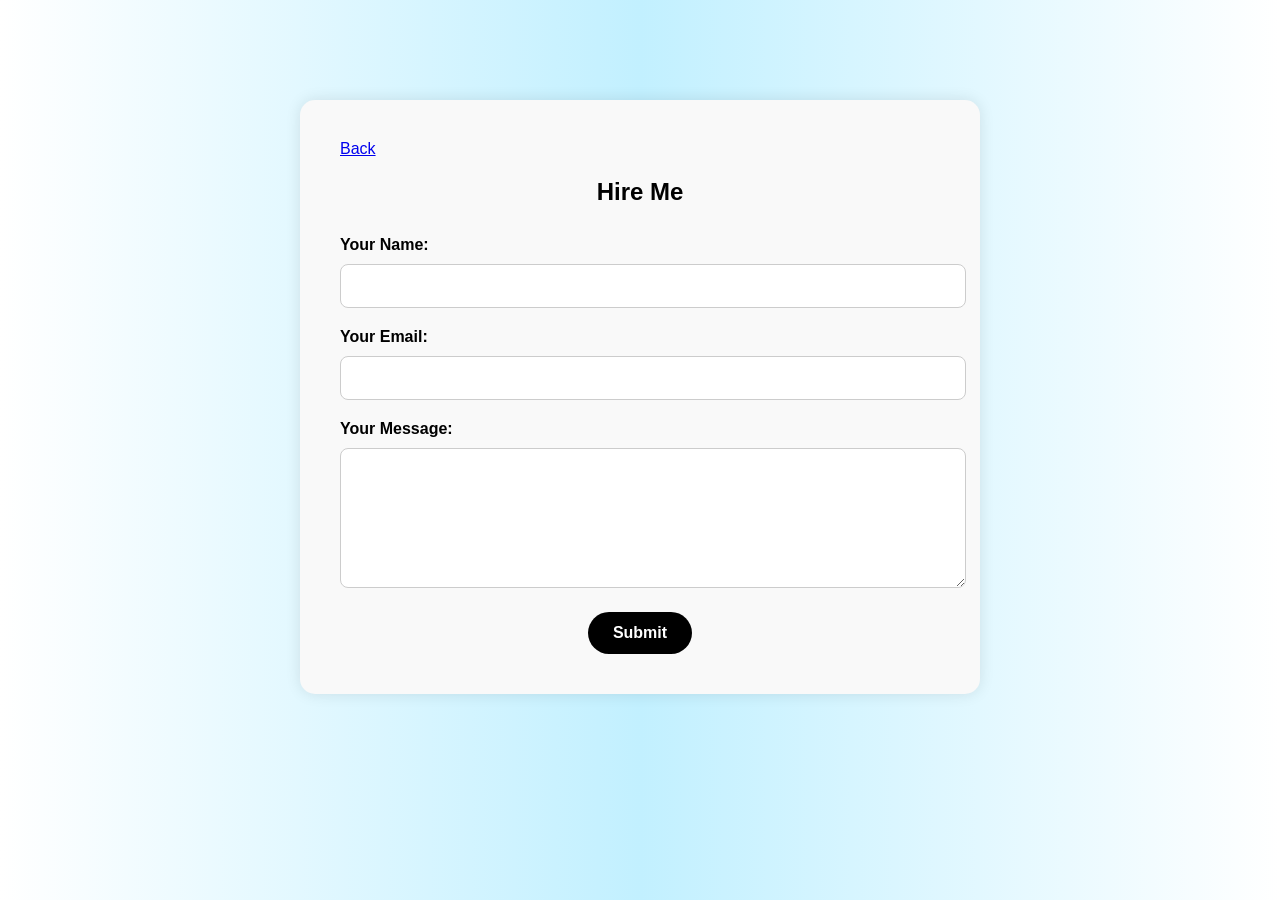
<file: Hussain/wd/_original_project/web.hire.html>
<!DOCTYPE html>
<html lang="en">
<head>
  <meta charset="UTF-8" />
  <meta name="viewport" content="width=device-width, initial-scale=1.0" />
  <title>Hire Me - Akash Devganiya</title>
  <style>
    body {
      font-family: 'Segoe UI', Tahoma, Geneva, Verdana, sans-serif;
      background: linear-gradient(to right, #ffffff, #c2f0ff, #ffffff);
      margin: 0;
      padding: 0;
    }

    .form-container {
      max-width: 600px;
      margin: 100px auto;
      padding: 40px;
      background-color: #f9f9f9;
      border-radius: 15px;
      box-shadow: 0 0 15px rgba(0, 0, 0, 0.1);
    }

    h2 {
      text-align: center;
      margin-bottom: 30px;
    }

    label {
      display: block;
      margin-bottom: 10px;
      font-weight: bold;
    }

    input,
    textarea {
      width: 100%;
      padding: 12px;
      margin-bottom: 20px;
      border: 1px solid #ccc;
      border-radius: 8px;
      font-size: 16px;
    }

    button {
      background-color: #000000;
      color: rgb(255, 255, 255);
      padding: 12px 25px;
      border: none;
      border-radius: 25px;
      font-size: 16px;
      font-weight: bold;
      cursor: pointer;
      transition: 0.3s ease;
      display: block;
      margin: auto;
    }

    button:hover {
      background-color: #00c3ff;
      color: white;
      transform: scale(1.05);
    }

    @media (max-width: 600px) {
      .form-container {
        margin: 40px 20px;
      }
    }
  </style>
</head>
<body>
  <div class="form-container">
    <a href="website.html">Back</a>
    <h2>Hire Me</h2>
   <form action="web.tnx.html" method="get">
      <label for="name">Your Name:</label>
      <input type="text" id="name" name="name" required />

      <label for="email">Your Email:</label>
      <input type="email" id="email" name="email" required />

      <label for="message">Your Message:</label>
      <textarea id="message" name="message" rows="6" required></textarea>

      <button type="submit">Submit</button>
     
    </form>
  </div>
</body> 
</html>
</file>
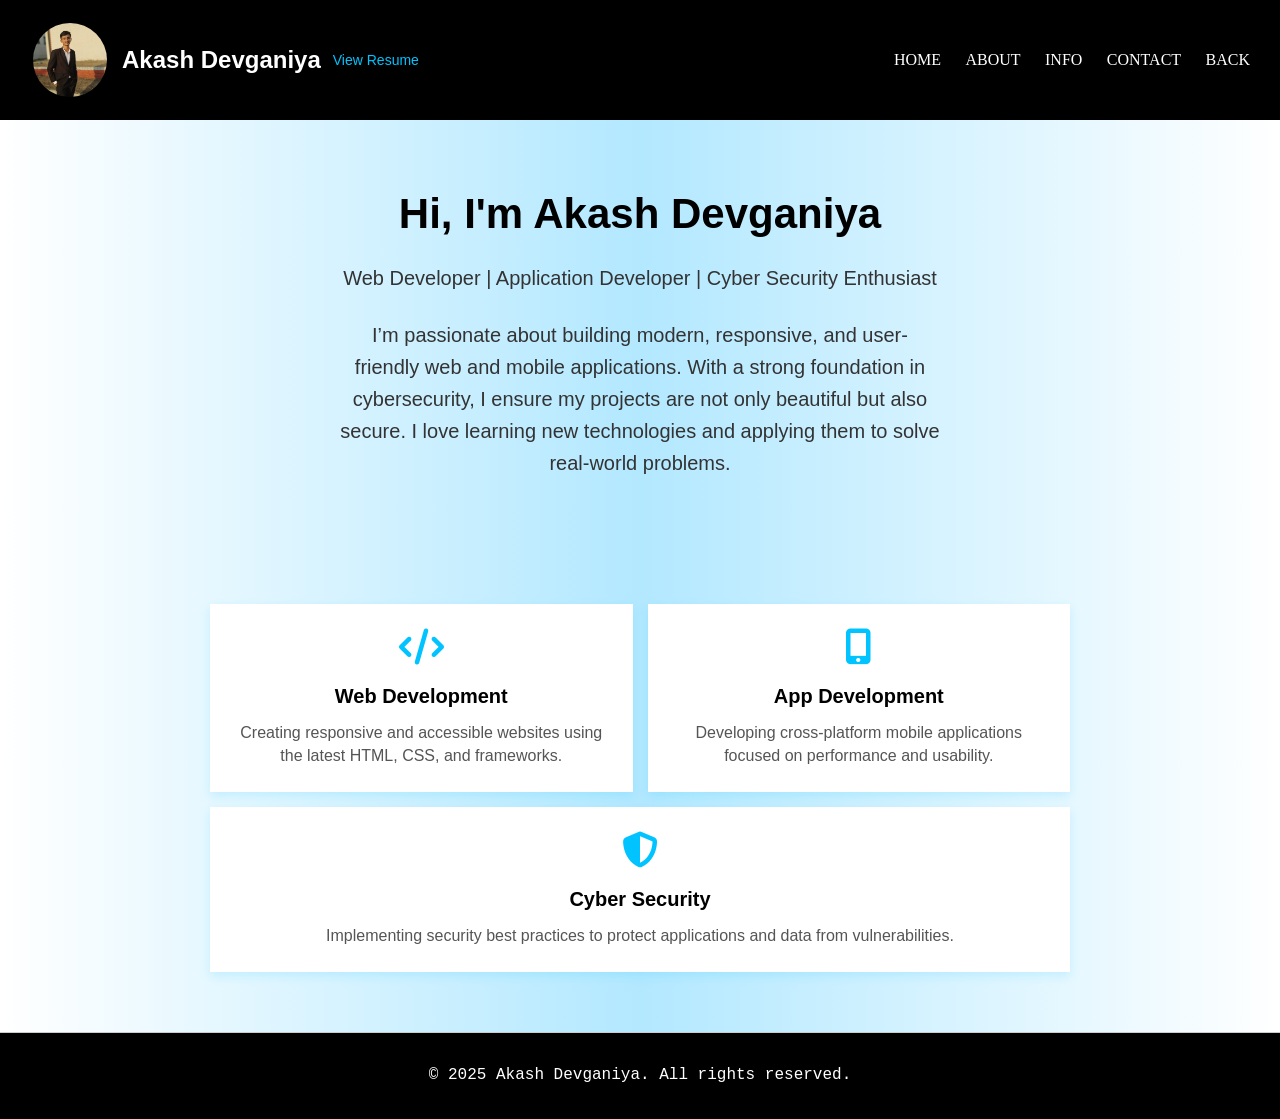
<file: Hussain/wd/_original_project/web.home.html>
<!DOCTYPE html>
<html lang="en">
<head>
  <meta name="viewport" content="width=device-width, initial-scale=1.0" />
  <title>Akash Devganiya - Home</title>
  <link rel="stylesheet" href="https://cdnjs.cloudflare.com/ajax/libs/font-awesome/6.5.0/css/all.min.css"/>
  <style>
    * {
      margin: 0;
      padding: 0;
      box-sizing: border-box;
    }

    html {
      scroll-behavior: smooth;
      scroll-padding-top: 120px;
    }

    body {
      font-family: 'Segoe UI', Tahoma, Geneva, Verdana, sans-serif;
      background: linear-gradient(to right, #ffffff, hsl(198, 100%, 85%), #ffffff);
      color: #000;
      line-height: 1.6;
    }

    header {
      background-color: rgb(0, 0, 0);
      padding: 20px 30px;
      display: flex;
      justify-content: space-between;
      align-items: center;
      flex-wrap: wrap;
      position: sticky;
      top: 0;
      z-index: 10;
    }

    .logo {
      display: flex;
      align-items: center;
      font-size: 24px;
      font-weight: bold;
      gap: 12px;
      color: #fff;
      flex-wrap: wrap;
       font-family:'Lucida Sans', 'Lucida Sans Regular', 'Lucida Grande', 'Lucida Sans Unicode', Geneva, Verdana, sans-serif
    }

    .logo img {
      width: 80px;
      height: 80px;
      border-radius: 50%;
      border: 3px solid #000;
      object-fit: cover;
      box-shadow: 0 0 10px rgba(0,0,0,0.2);
    }

    .logo a {
      font-size: 14px;
      text-decoration: none;
      color: #00c3ff;
      font-weight: normal;
    }

    nav a {
      text-decoration: none;
      color: white;
      margin-left: 20px;
      font-weight: 500;
      font-size: 16px;
      transition: 0.3s ease;
           font-family:Georgia, 'Times New Roman', Times, serif
    }

    nav a:hover {
      color: hsl(198, 100%, 85%);
      border-bottom: 2px solid #00c3ff;
      padding-bottom: 3px;
    }

    .hero {
      display: flex;
      flex-direction: column;
      justify-content: center;
      align-items: center;
      padding: 60px 20px; 
      text-align: center;
      min-height: auto; 
    }

    .hero h1 {
      font-size: 42px;
      margin-bottom: 15px;
    }

    .hero p {
      font-size: 20px;
      margin-bottom: 25px;
      color: #333;
      max-width: 600px;
    }

    .hero .button {
      padding: 12px 25px;
      background-color: #00c3ff;
      color: #000;
      border-radius: 30px;
      text-decoration: none;
      font-weight: bold;
      transition: 0.3s ease;
      box-shadow: 0 8px 20px rgba(0, 195, 255, 0.3);
    }

    .hero .button:hover {
      background-color: #444;
      transform: scale(1.05);
      color: white;
    }

    .services {
      display: flex;
      flex-wrap: wrap;
      justify-content: center;
      gap: 15px;
      max-width: 900px;
      margin: 40px auto 60px; 
      padding: 0 20px;
    }

    .service-item {
      flex: 1 1 280px;
      background:#fff;
      padding: 25px 20px;
      text-align: center;
      box-shadow: 0 4px 10px rgba(0, 195, 255, 0.15);
      transition: box-shadow 0.3s ease;
    }

    .service-item:hover {
      box-shadow: 0 8px 20px rgba(0, 195, 255, 0.3);
    }

    .service-item i {
      font-size: 36px;
      color: #00c3ff;
      margin-bottom: 15px;
    }

    .service-item h3 {
      font-size: 20px;
      margin-bottom: 10px;
      color: #000;
    }

    .service-item p {
      font-size: 16px;
      color: #555;
      line-height: 1.4;
    }

    footer {
      background-color: rgb(0, 0, 0);
      color: white;
      text-align: center;
      padding: 30px 20px;
      border-top: 1px solid #ccc;
      font-family: 'Fira Code', monospace;

    }
    @media (max-width: 768px) {
      header {
        flex-direction: column;
        align-items: center;
        padding: 15px 20px;
      }

      .logo {
        flex-direction: column;
        align-items: center;
        text-align: center;
        font-size: 20px;
      }

      .logo img {
        width: 70px;
        height: 70px;
      }

      nav {
        justify-content: center;
        margin-top: 10px;
        gap: 10px;
      }

      nav a {
        font-size: 14px;
      }

      section {
        padding: 60px 20px;
        min-height: auto;
      }

      section h2 {
        font-size: 28px;
      }

      section p {
        font-size: 16px;
      }

      .about-details {
        max-width: 100%;
        text-align: center;
      }

      .about-details h3 {
        border-left: none;
        padding-left: 0;
      }

      .about-details ul {
        margin-left: 0;
        list-style-type: none;
      }

      footer .social-icons a {
        font-size: 22px;
      }
    }
    @keyframes fadeIn {
      from {
        opacity: 0;
        transform: translateY(100px);
      }
      to {
        opacity: 1;
        transform: translateY(0);
      }
    }

    .fade-in {
      animation: fadeIn 1.5s ;
    }
  </style>
</head>
<body>
  <header>
    <div class="logo">
      <img src="akash.jpeg" alt="Akash" />
      Akash Devganiya
      <a href="resume.pdf" target="_blank">View Resume</a>
    </div>
    <nav>
      <a href="web.home.html">HOME</a>
      <a href="web.about.html">ABOUT</a>
      <a href="Web.info.html">INFO</a>
      <a href="web.contact.html">CONTACT</a>
      <a href="website.html">BACK</a>
    </nav>
  </header>

  <section class= "hero fade-in" id="HOME">
    <h1>Hi, I'm Akash Devganiya</h1>
    <p>Web Developer | Application Developer | Cyber Security Enthusiast</p>
    <p>
      I’m passionate about building modern, responsive, and user-friendly web and mobile applications.
      With a strong foundation in cybersecurity, I ensure my projects are not only beautiful but also secure.
      I love learning new technologies and applying them to solve real-world problems.
    </p>
  </section>

  <section class="services" aria-label="What I Do">
    <div class="service-item">
      <i class="fas fa-code"></i>
      <h3>Web Development</h3>
      <p>Creating responsive and accessible websites using the latest HTML, CSS, and frameworks.</p>
    </div>
    <div class="service-item">
      <i class="fas fa-mobile-alt"></i>
      <h3>App Development</h3>
      <p>Developing cross-platform mobile applications focused on performance and usability.</p>
    </div>
    <div class="service-item">
      <i class="fas fa-shield-alt"></i>
      <h3>Cyber Security</h3>
      <p>Implementing security best practices to protect applications and data from vulnerabilities.</p>
    </div>
  </section>

  <footer>
    <p>&copy; 2025 Akash Devganiya. All rights reserved.</p>
  </footer>
</body>
</html>
</file>
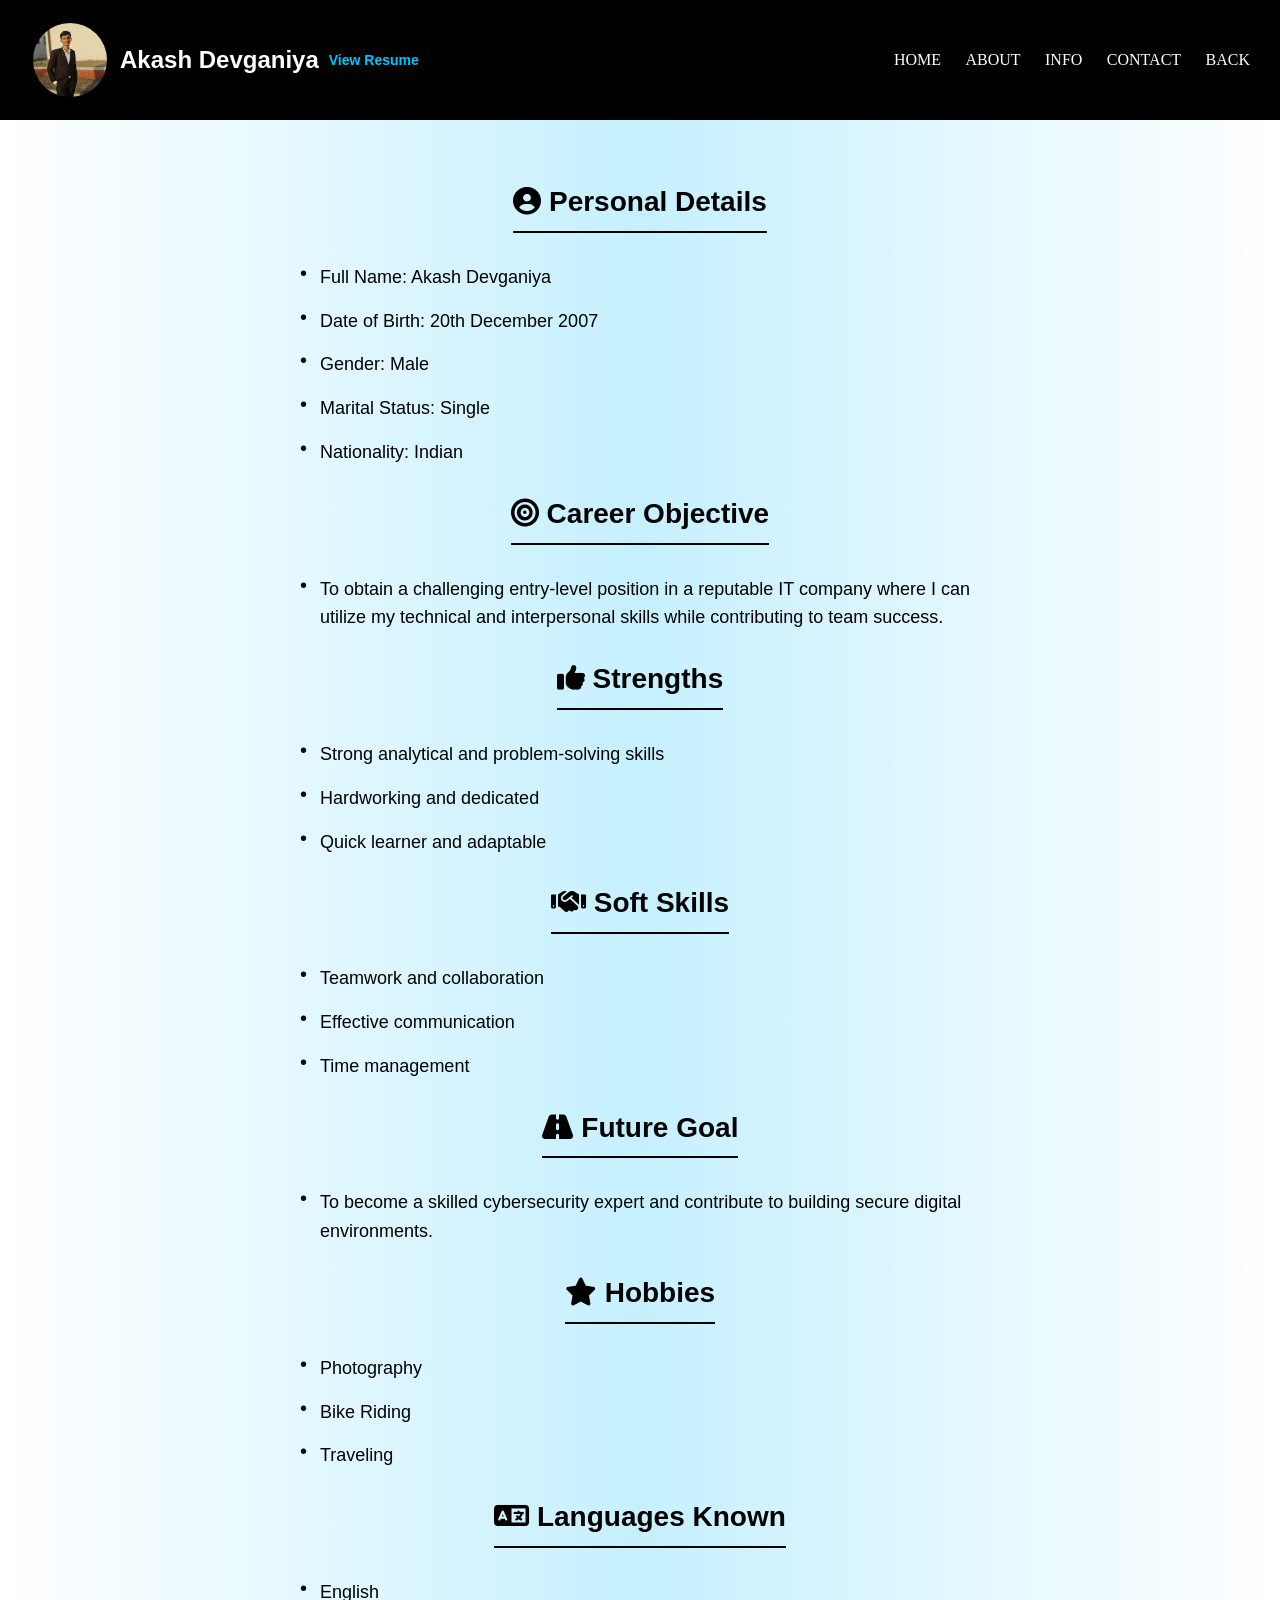
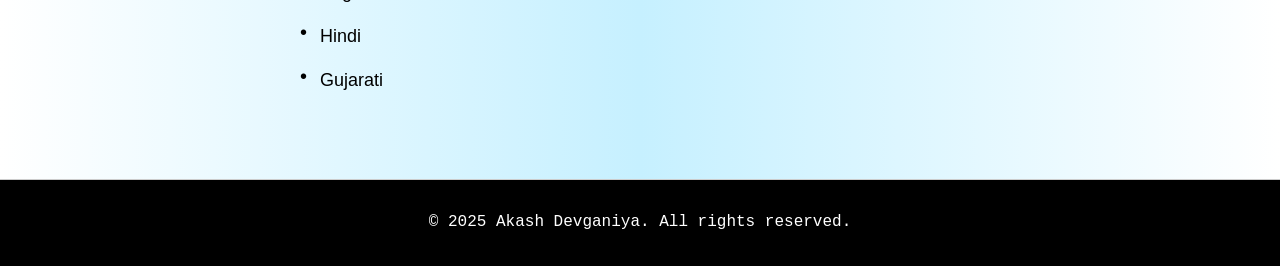
<file: Hussain/wd/_original_project/Web.info.html>
<!DOCTYPE html>
<html lang="en">
<head>
  <title>Info - Akash Devganiya</title>
  <meta name="viewport" content="width=device-width, initial-scale=1.0" />
  <link rel="stylesheet" href="https://cdnjs.cloudflare.com/ajax/libs/font-awesome/6.5.0/css/all.min.css"/>
  <style>
    * {
      margin: 0;
      padding: 0;
      box-sizing: border-box;
    }

    html {
      scroll-behavior: smooth;
      scroll-padding-top: 100px;
    }

    body {
      font-family: 'Segoe UI', Tahoma, Geneva, Verdana, sans-serif;
      background: linear-gradient(to right, #ffffff, #c6f0ff, #ffffff);
      color: #000;
      line-height: 1.6;
    }

    header {
      background-color: rgb(0, 0, 0);
      padding: 20px 30px;
      display: flex;
      justify-content: space-between;
      align-items: center;
      flex-wrap: wrap;
      position: sticky;
      top: 0;
      z-index: 10;
    }

    .logo {
      display: flex;
      align-items: center;
      font-size: 24px;
      font-weight: bold;
      gap: 10px;
      color: #fff;
       font-family:'Lucida Sans', 'Lucida Sans Regular', 'Lucida Grande', 'Lucida Sans Unicode', Geneva, Verdana, sans-serif
    }

    .logo img {
      width: 80px;
      height: 80px;
      border-radius: 50%;
      border: 3px solid #000;
      object-fit: cover;
      box-shadow: 0 0 10px rgba(0,0,0,0.2);
    }

    .logo a {
      font-size: 14px;
      text-decoration: none;
      color: #00c3ff;
    }

    nav a {
      text-decoration: none;
      color: white;
      margin-left: 20px;
      font-weight: 500;
      font-size: 16px;
      transition: all 0.3s;
       font-family:Georgia, 'Times New Roman', Times, serif
    }

    nav a:hover {
      color: hsl(198, 100%, 85%);
      border-bottom: 2px solid #00c3ff;
      padding-bottom: 3px;
    }

    section {
      padding: 60px 20px;
      max-width: 960px;
      margin: auto;
      text-align: center;
    }

    h2 {
      font-size: 28px;
      margin-bottom: 20px;
      color: #000;
      border-bottom: 2px solid #000;
      display: inline-block;
      padding-bottom: 6px;
    }

    .info {
      text-align: left;
      max-width: 700px;
      margin: auto;
      padding: 10px;
    }

    .info p {
      margin-bottom: 15px;
      font-size: 18px;
      padding-left: 20px;
      position: relative;
    }

    .info p::before {
      content: "•";
      position: absolute;
      left: 0;
      color: #000000;
      font-size: 20px;
      line-height: 1;
    }

    footer {
      background-color: rgb(0, 0, 0);
      color: white;
      text-align: center;
      padding: 30px 20px;
      border-top: 1px solid #ccc;
      font-family: 'Fira Code', monospace;

    }
@media (max-width: 768px) {
      header {
        flex-direction: column;
        align-items: center;
        padding: 15px 20px;
      }

      .logo {
        flex-direction: column;
        align-items: center;
        text-align: center;
        font-size: 20px;
      }

      .logo img {
        width: 70px;
        height: 70px;
      }

      nav {
        justify-content: center;
        margin-top: 10px;
        gap: 10px;
      }

      nav a {
        font-size: 14px;
      }

      section {
        padding: 60px 20px;
        min-height: auto;
      }

      section h2 {
        font-size: 28px;
      }

      section p {
        font-size: 16px;
      }

      .about-details {
        max-width: 100%;
        text-align: center;
      }

      .about-details h3 {
        border-left: none;
        padding-left: 0;
      }

      .about-details ul {
        margin-left: 0;
        list-style-type: none;
      }

      footer .social-icons a {
        font-size: 22px;
      }
    }
    @keyframes fadeIn {
      from {
        opacity: 0;
        transform: translateY(100px);
      }
      to {
        opacity: 1;
        transform: translateY(0);
      }
    }

    .fade-in {
      animation: fadeIn 1.5s ;
    }
  </style>
</head>
<body>
  <header>
    <div class="logo">
      <img src="akash.jpeg" alt="Akash" />
      Akash Devganiya
      <a href="resume.pdf" target="_blank">View Resume</a>
    </div>
    <nav>
      <a href="web.home.html">HOME</a>
      <a href="web.about.html">ABOUT</a>
      <a href="Web.info.html">INFO</a>
      <a href="web.contact.html">CONTACT</a>
      <a href="website.html">BACK</a>
    </nav>
  </header>

  <section class="fade-in">
    <h2><i class="fas fa-user-circle"></i> Personal Details</h2>
    <div class="info">
      <p>Full Name: Akash Devganiya</p>
      <p>Date of Birth: 20th December 2007</p>
      <p>Gender: Male</p>
      <p>Marital Status: Single</p>
      <p>Nationality: Indian</p>
    </div>

    <h2><i class="fas fa-bullseye"></i> Career Objective</h2>
    <div class="info">
      <p>To obtain a challenging entry-level position in a reputable IT company where I can utilize my technical and interpersonal skills while contributing to team success.</p>
    </div>

    <h2><i class="fas fa-thumbs-up"></i> Strengths</h2>
    <div class="info">
      <p>Strong analytical and problem-solving skills</p>
      <p>Hardworking and dedicated</p>
      <p>Quick learner and adaptable</p>
    </div>

    <h2><i class="fas fa-handshake"></i> Soft Skills</h2>
    <div class="info">
      <p>Teamwork and collaboration</p>
      <p>Effective communication</p>
      <p>Time management</p>
    </div>

    <h2><i class="fas fa-road"></i> Future Goal</h2>
    <div class="info">
      <p>To become a skilled cybersecurity expert and contribute to building secure digital environments.</p>
    </div>

    <h2><i class="fas fa-star"></i> Hobbies</h2>
    <div class="info">
      <p>Photography</p>
      <p>Bike Riding</p>
      <p>Traveling</p>
    </div>

    <h2><i class="fas fa-language"></i> Languages Known</h2>
    <div class="info">
      <p>English</p>
      <p>Hindi</p>
      <p>Gujarati</p>
    </div>
  </section>

  <footer>
    <p>&copy; 2025 Akash Devganiya. All rights reserved.</p>
  </footer>
</body>
</html>
</file>
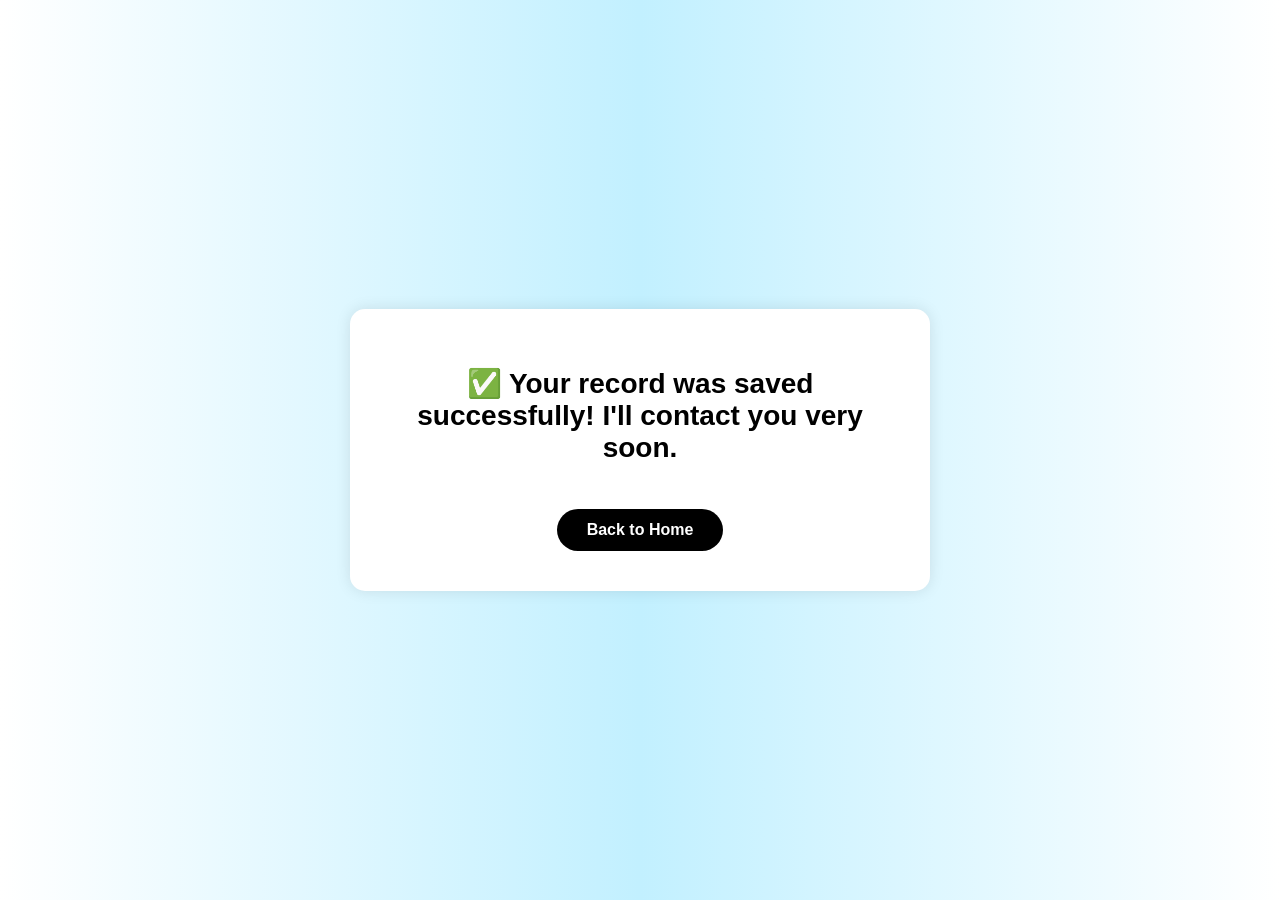
<file: Hussain/wd/_original_project/web.tnx.html>
<!DOCTYPE html>
<html lang="en">
<head>
  <meta charset="UTF-8">
  <meta name="viewport" content="width=device-width, initial-scale=1.0">
  <title>Hire Me - Akash Devganiya</title>
  <style>
    body {
      font-family: 'Segoe UI', sans-serif;
      background: linear-gradient(to right, #ffffff, #c2f0ff, #ffffff);
      display: flex;
      justify-content: center;
      align-items: center;
      height: 100vh;
      margin: 0;
    }

    .message-box {
      background-color: white;
      padding: 40px;
      border-radius: 15px;
      box-shadow: 0 0 15px rgba(0, 0, 0, 0.1);
      text-align: center;
      max-width: 500px;
      width: 90%;
    }

    .message-box h1 {
      font-size: 28px;
      color: #000000;
      margin-bottom: 20px;
    }

    .message-box p {
      font-size: 18px;
      color: #333;
    }

    .message-box a {
      display: inline-block;
      margin-top: 25px;
      padding: 12px 30px;
      background-color: #000000;
      color: rgb(255, 255, 255);
      text-decoration: none;
      border-radius: 25px;
      font-weight: bold;
      transition: 0.3s ease;
    }

    .message-box a:hover {
      background-color: #00c3ff;
      color: white;
      transform: scale(1.05);
    }
  </style>
</head>
<body>
  <div class="message-box">
    <h1>✅ Your record was saved successfully! I'll contact you very soon.</h1>
    <a href="website.html">Back to Home</a>
  </div>
</body>
</html>
</file>
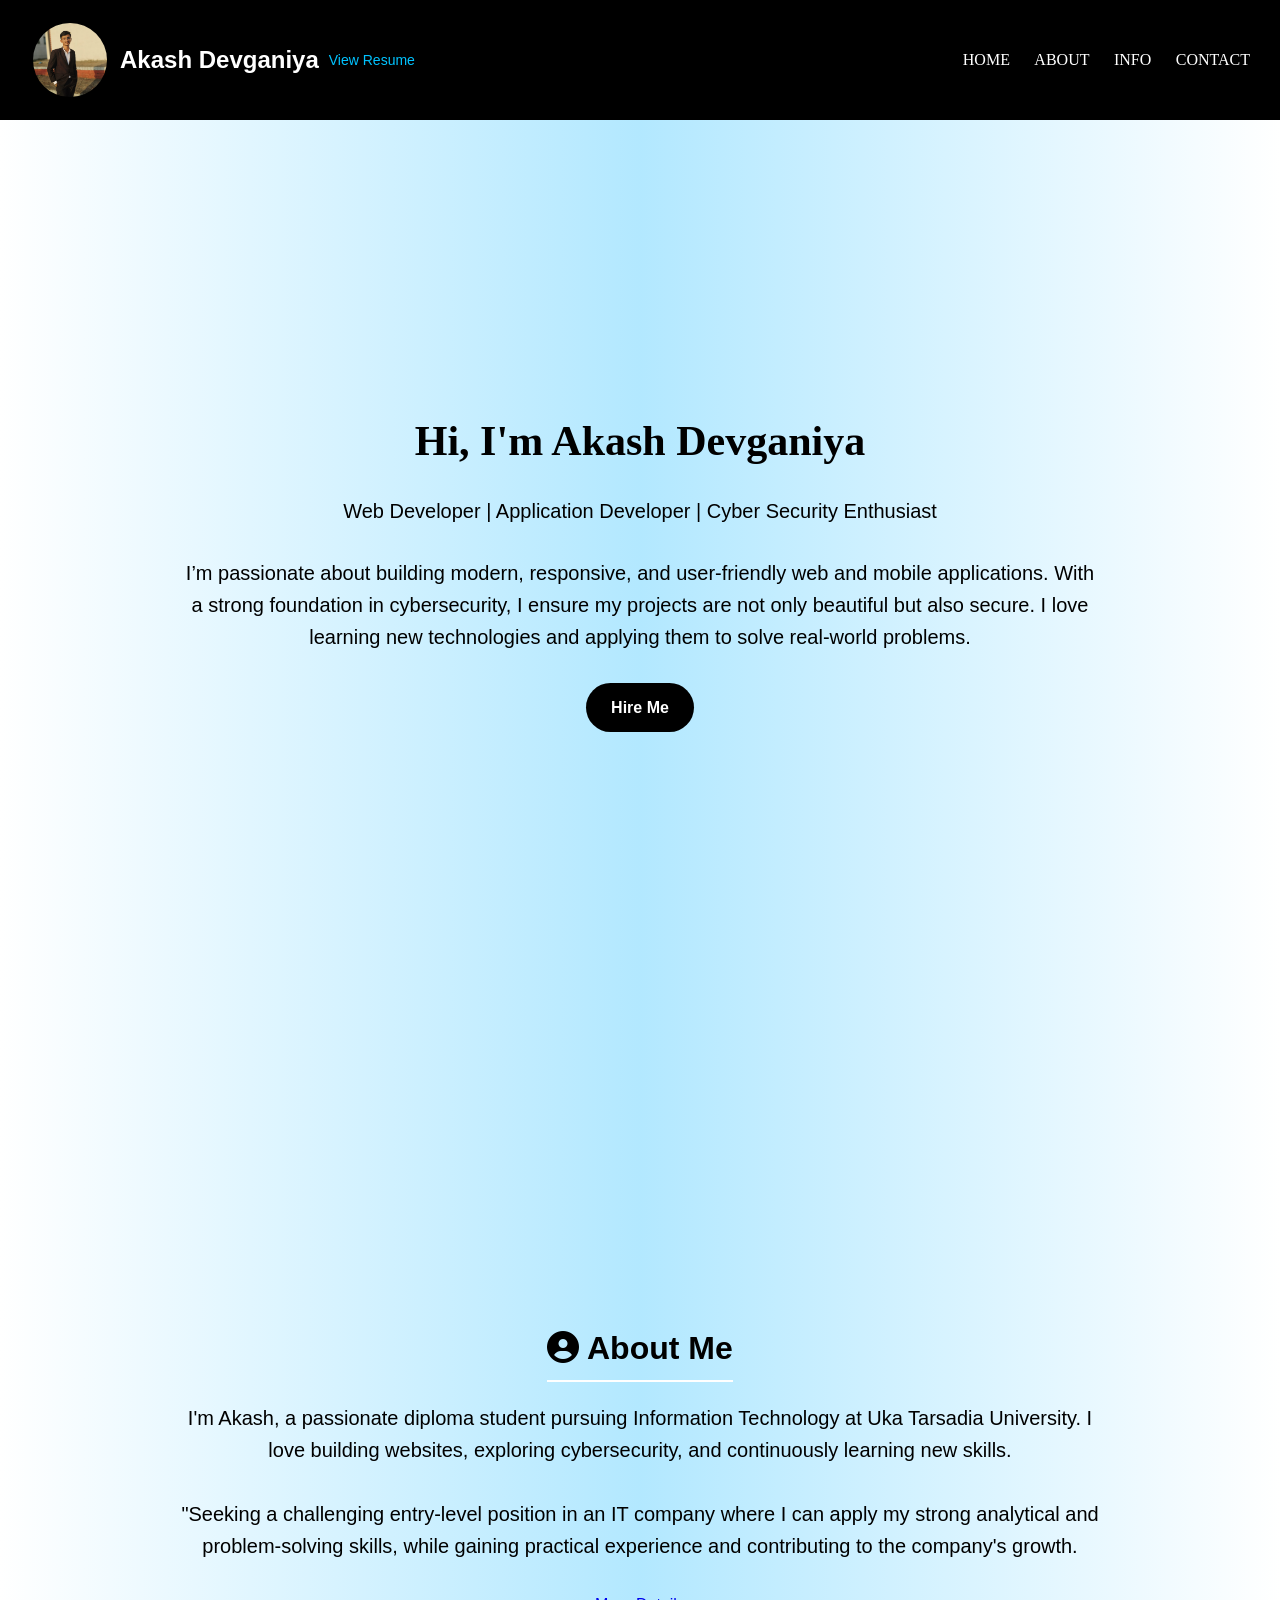
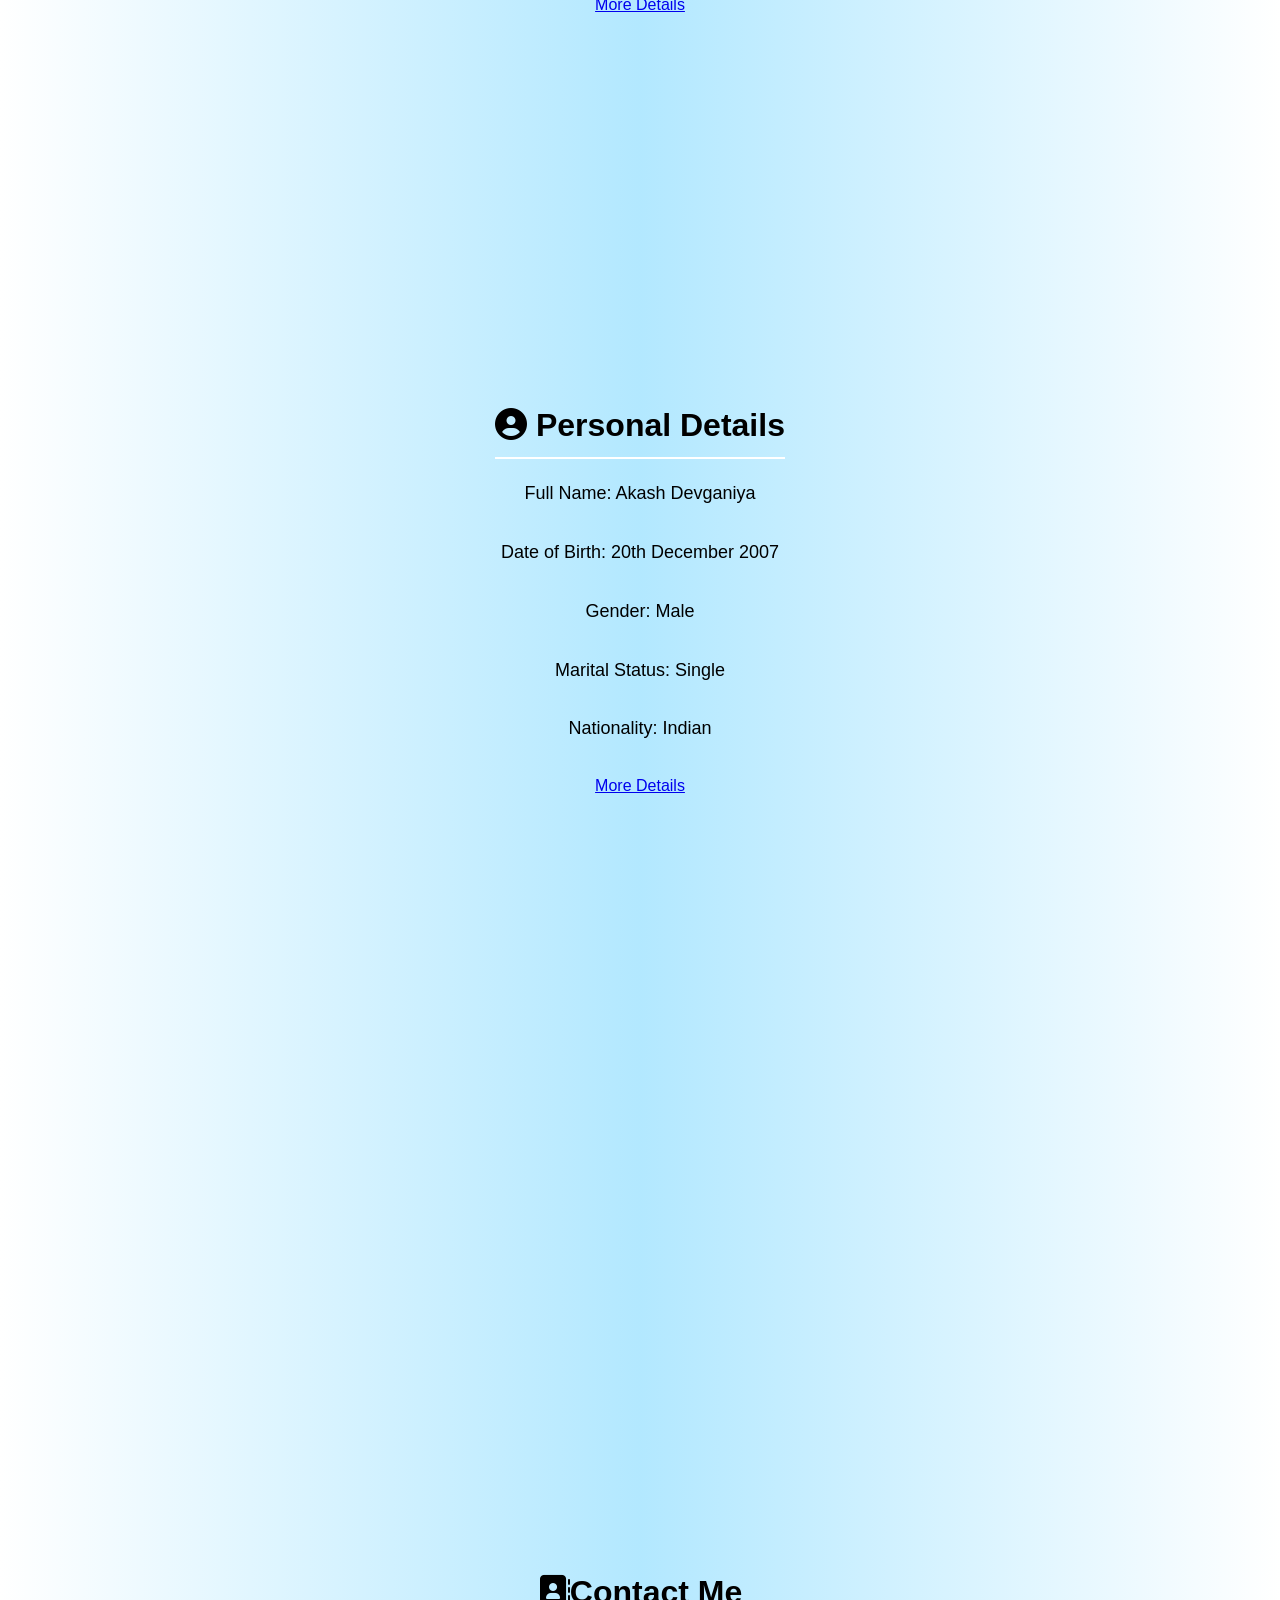
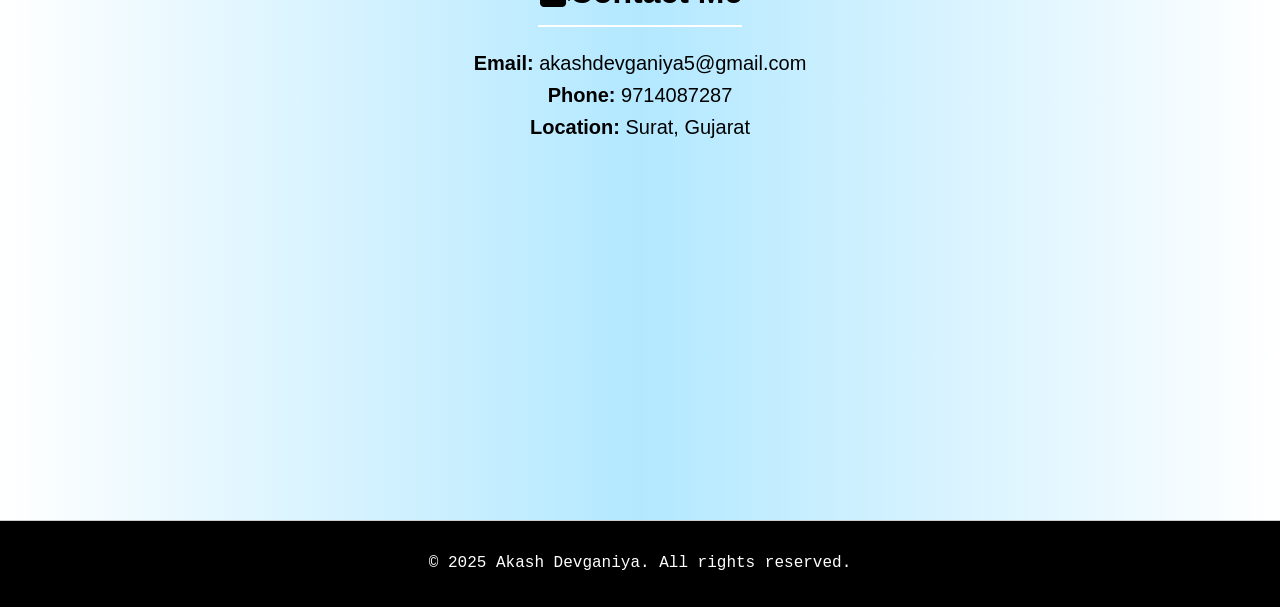
<file: Hussain/wd/_original_project/website.html>
<!DOCTYPE html>
<html lang="en">
<head>
  <meta name="viewport" content="width=device-width, initial-scale=1.0" />
    <link rel="stylesheet" href="https://cdnjs.cloudflare.com/ajax/libs/font-awesome/6.5.0/css/all.min.css"/>
  <title>Akash Devganiya</title>
  <style>
    * {
      margin: 0;
      padding: 0;
      box-sizing: border-box;
    }

    html {
      scroll-behavior: smooth;
      scroll-padding-top: 120px;
    }

    body {
      font-family: 'Roboto', sans-serif;
      background: linear-gradient(to right, hsl(0, 0%, 100%), hsl(198, 100%, 85%), hsl(0, 0%, 100%));
      color: #000;
      line-height: 1.6;
    }

    header {
      background-color: #000;
      padding: 20px 30px;
      display: flex;
      justify-content: space-between;
      align-items: center;
      flex-wrap: wrap;
      position: sticky;
      top: 0;
      z-index: 10;
    }

    .logo {
      display: flex;
      align-items: center;
      font-size: 24px;
      font-weight: bold;
      gap: 10px;
      color: #fff;
      font-family: 'Lucida Sans', Geneva, Verdana, sans-serif;
    }

    .logo img {
      width: 80px;
      height: 80px;
      border-radius: 50%;
      border: 3px solid #000;
      object-fit: cover;
      box-shadow: 0 0 10px rgba(0,0,0,0.2);
    }

    .logo a {
      font-size: 14px;
      text-decoration: none;
      color: #00c3ff;
      font-weight: normal;
    }

    nav a {
      text-decoration: none;
      color: white;
      margin-left: 20px;
      font-weight: 500;
      font-size: 16px;
      transition: all 0.3s;
      font-family: Georgia, 'Times New Roman', Times, serif;
    }

    nav a:hover {
      color: hsl(198, 100%, 85%);
      border-bottom: 2px solid #00c3ff;
      padding-bottom: 3px;
    }

    .hero {
      display: flex;
      flex-direction: column;
      justify-content: center;
      align-items: center;
      padding: 80px 20px;
      text-align: center;
      min-height: 100vh;
    }

    .hero h1 {
      font-size: 42px;
      margin-bottom: 20px;
      font-family: 'Playfair Display', serif;
    }

    .hero p {
      font-size: 20px;
      margin-bottom: 30px;
    }

    .hero .button {
      padding: 12px 25px;
      background-color: #000;
      color: #fff;
      border-radius: 30px;
      text-decoration: none;
      font-weight: bold;
      transition: 0.3s ease;
    }

    .hero .button:hover {
      background-color: #00c3ff;
      transform: scale(1.05);
    }

    section {
      padding: 80px 20px;
      max-width: 960px;
      margin: auto;
      text-align: center;
      min-height: 100vh;
    }

    section h2 {
      font-size: 32px;
      margin-bottom: 20px;
      color: #000;
      border-bottom: 2px solid #fff;
      display: inline-block;
      padding-bottom: 6px;
      font-family: 'Montserrat', sans-serif;
    }

    section p {
      font-size: 18px;
      color: #000;
      margin-bottom: 30px;
    }

    footer {
      background-color: #000;
      color: white;
      text-align: center;
      padding: 30px 20px;
      border-top: 1px solid #ccc;
      font-family: 'Fira Code', monospace;
    }

    @media (max-width: 768px) {
      header {
        padding: 15px 20px;
        justify-content: center;
      }

      .logo {
        font-size: 18px;
        text-align: center;
        justify-content: center;
        flex-direction: column;
      }

      .logo img {
        width: 60px;
        height: 60px;
      }

      nav {
        justify-content: center;
      }

      nav a {
        font-size: 14px;
      }

      .hero h1 {
        font-size: 28px;
      }

      .hero p {
        font-size: 16px;
      }

      section h2 {
        font-size: 24px;
      }

      section p {
        font-size: 16px;
      }

      .hero .button {
        font-size: 14px;
        padding: 10px 20px;
      }
    }

    @keyframes fadeIn {
      from {
        opacity: 0;
        transform: translateY(100px);
      }
      to {
        opacity: 1;
        transform: translateY(0);
      }
    }

    .fade-in {
      animation: fadeIn 1.5s;
    }
  </style>
</head>
<body>
  <header>
    <div class="logo">
      <img src="akash.jpeg" alt="Akash" />
      Akash Devganiya
      <a href="resume.pdf" target="_blank">View Resume</a>
    </div>
    <nav>
      <a href="web.home.html">HOME</a>
      <a href="web.about.html">ABOUT</a>
      <a href="Web.info.html">INFO</a>
      <a href="web.contact.html">CONTACT</a>
    </nav>
  </header>

  <section class="hero fade-in" id="HOME">
    <h1>Hi, I'm Akash Devganiya</h1>
    <p>Web Developer | Application Developer | Cyber Security Enthusiast</p>
     <p>
      I’m passionate about building modern, responsive, and user-friendly web and mobile applications.
      With a strong foundation in cybersecurity, I ensure my projects are not only beautiful but also secure.
      I love learning new technologies and applying them to solve real-world problems.
    </p>
    <a class="button" href="web.hire.html">Hire Me</a>
  </section>

  <section class="hero fade-in" id="ABOUT">
    <h2><i class="fas fa-user-circle"></i> About Me</h2>
    <p>
      I'm Akash, a passionate diploma student pursuing Information Technology at Uka Tarsadia University.
      I love building websites, exploring cybersecurity, and continuously learning new skills.<br><br>
      "Seeking a challenging entry-level position in an IT company where I can apply my strong analytical
      and problem-solving skills, while gaining practical experience and contributing to the company's growth.
    </p>
     <a href="web.about.html">More Details</a>
  </section>
<section class="fade-in">
    <h2><i class="fas fa-user-circle"></i> Personal Details</h2>
    <div class="info">
      <p>Full Name: Akash Devganiya</p>
      <p>Date of Birth: 20th December 2007</p>
      <p>Gender: Male</p>
      <p>Marital Status: Single</p>
      <p>Nationality: Indian</p>
      <a href="Web.info.html">More Details</a>
    </div>
    </section>

  <section class="hero fade-in" id="CONTACT">
    <h2><i class="fas fa-address-book"></i>Contact Me</h2>
    <p>
      <strong>Email:</strong> akashdevganiya5@gmail.com<br />
      <strong>Phone:</strong> 9714087287<br />
      <strong>Location:</strong> Surat, Gujarat
    </p>
  </section>
  <footer>
    <p>&copy; 2025 Akash Devganiya. All rights reserved.</p>
  </footer>
</body>
</html>
</file>
<file: Hussain/wd/css/style.css>
:root {
  --bg: #080b14;
  --bg-2: #0d1220;
  --surface: #111827;
  --surface-2: #161d2f;
  --line: rgba(255, 255, 255, 0.1);
  --line-strong: rgba(139, 124, 246, 0.5);
  --text: #ffffff;
  --muted: #a1a1aa;
  --muted-2: #d4d4d8;
  --primary: #8b7cf6;
  --primary-dark: #7161e8;
  --accent-blue: #58b7ff;
  --success: #31d67b;
  --danger: #ff6b6b;
  --shadow: 0 24px 70px rgba(0, 0, 0, 0.34);
  --radius: 8px;
  --container: min(1120px, calc(100% - 40px));
}

* {
  box-sizing: border-box;
}

html {
  scroll-behavior: smooth;
  scroll-padding-top: 92px;
}

body {
  min-width: 320px;
  margin: 0;
  background:
    radial-gradient(circle at 8% 5%, rgba(88, 183, 255, 0.13), transparent 30rem),
    radial-gradient(circle at 88% 22%, rgba(139, 124, 246, 0.1), transparent 28rem),
    linear-gradient(180deg, var(--bg), #060811 58%, #080b14);
  color: var(--text);
  font-family: Inter, system-ui, -apple-system, BlinkMacSystemFont, "Segoe UI", sans-serif;
  line-height: 1.6;
  overflow-x: hidden;
}

body.menu-open {
  overflow: hidden;
}

a {
  color: inherit;
  text-decoration: none;
}

img {
  display: block;
  max-width: 100%;
}

button,
input,
textarea {
  font: inherit;
}

button {
  border: 0;
}

:focus-visible {
  outline: 3px solid rgba(139, 124, 246, 0.9);
  outline-offset: 3px;
}

.skip-link {
  position: fixed;
  top: 12px;
  left: 12px;
  z-index: 100;
  transform: translateY(-140%);
  padding: 10px 14px;
  border-radius: var(--radius);
  background: var(--primary);
  color: #090b15;
  font-weight: 800;
  transition: transform 0.2s ease;
}

.skip-link:focus {
  transform: translateY(0);
}

.container {
  width: var(--container);
  margin-inline: auto;
}

.section {
  padding: 88px 0;
}

.section-muted {
  background:
    linear-gradient(180deg, rgba(255, 255, 255, 0.025), rgba(255, 255, 255, 0.01)),
    var(--bg-2);
  border-block: 1px solid rgba(255, 255, 255, 0.055);
}

.site-header {
  position: fixed;
  inset: 0 0 auto;
  z-index: 50;
  transition: background 0.25s ease, border-color 0.25s ease, box-shadow 0.25s ease;
}

.site-header.is-scrolled,
.site-header.menu-active {
  border-bottom: 1px solid var(--line);
  background: rgba(8, 11, 20, 0.88);
  box-shadow: 0 16px 40px rgba(0, 0, 0, 0.25);
  backdrop-filter: blur(18px);
}

.navbar {
  display: flex;
  align-items: center;
  justify-content: space-between;
  min-height: 76px;
}

.brand {
  display: inline-flex;
  align-items: center;
  gap: 12px;
  font-weight: 800;
  letter-spacing: 0;
}

.brand-mark {
  display: inline-grid;
  width: 42px;
  height: 42px;
  place-items: center;
  border: 1px solid var(--line-strong);
  border-radius: var(--radius);
  background: linear-gradient(135deg, rgba(88, 183, 255, 0.2), rgba(139, 124, 246, 0.14));
  color: var(--primary);
  font-size: 13px;
}

.nav-menu {
  display: flex;
  align-items: center;
  gap: 8px;
}

.nav-link,
.nav-resume {
  display: inline-flex;
  align-items: center;
  min-height: 40px;
  padding: 0 12px;
  border-radius: var(--radius);
  color: var(--muted-2);
  font-size: 14px;
  font-weight: 700;
  transition: color 0.2s ease, background 0.2s ease;
}

.nav-link:hover,
.nav-link.is-active {
  color: var(--text);
  background: rgba(255, 255, 255, 0.07);
}

.nav-resume {
  margin-left: 6px;
  border: 1px solid var(--line-strong);
  color: var(--primary);
}

.nav-resume:hover {
  background: rgba(139, 124, 246, 0.14);
}

.nav-toggle {
  display: none;
  width: 44px;
  height: 44px;
  place-items: center;
  border-radius: var(--radius);
  background: rgba(255, 255, 255, 0.07);
  cursor: pointer;
}

.nav-toggle span {
  display: block;
  width: 22px;
  height: 2px;
  margin: 3px auto;
  background: var(--text);
  transition: transform 0.22s ease, opacity 0.22s ease;
}

.nav-toggle[aria-expanded="true"] span:nth-child(1) {
  transform: translateY(8px) rotate(45deg);
}

.nav-toggle[aria-expanded="true"] span:nth-child(2) {
  opacity: 0;
}

.nav-toggle[aria-expanded="true"] span:nth-child(3) {
  transform: translateY(-8px) rotate(-45deg);
}

.hero {
  position: relative;
  min-height: 100vh;
  padding-top: 144px;
  display: grid;
  align-items: center;
  overflow: hidden;
}

.hero-bg {
  position: absolute;
  inset: 0;
  pointer-events: none;
  background:
    linear-gradient(rgba(255, 255, 255, 0.03) 1px, transparent 1px),
    linear-gradient(90deg, rgba(255, 255, 255, 0.03) 1px, transparent 1px);
  background-size: 64px 64px;
  mask-image: linear-gradient(to bottom, black, transparent 84%);
}

.hero-grid {
  position: relative;
  display: grid;
  grid-template-columns: minmax(0, 1fr);
  align-items: center;
}

.eyebrow,
.project-type {
  margin: 0 0 12px;
  color: var(--primary);
  font-size: 13px;
  font-weight: 800;
  letter-spacing: 0.12em;
  text-transform: uppercase;
}

.status-badge {
  display: inline-flex;
  align-items: center;
  gap: 9px;
  margin: 0 0 22px;
  padding: 7px 11px;
  border: 1px solid rgba(49, 214, 123, 0.28);
  border-radius: 999px;
  background: rgba(49, 214, 123, 0.08);
  color: #c9f7da;
  font-size: 13px;
  font-weight: 800;
}

.status-badge span {
  width: 9px;
  height: 9px;
  border-radius: 50%;
  background: var(--success);
  box-shadow: 0 0 0 5px rgba(49, 214, 123, 0.13);
}

.hero h1,
.section-heading h2,
.contact-copy h2,
.modal-header h2 {
  margin: 0;
  letter-spacing: 0;
  line-height: 1.03;
}

.hero h1 {
  max-width: none;
  font-size: clamp(44px, 5.5vw, 80px);
}

@media (min-width: 641px) {
  .hero h1 span {
    white-space: nowrap;
  }
}

.hero h2 {
  margin: 18px 0;
  color: var(--primary);
  font-size: clamp(22px, 3.2vw, 34px);
  line-height: 1.2;
}

.hero-text {
  max-width: 680px;
  margin: 0 0 12px;
  color: var(--muted-2);
  font-size: clamp(17px, 2vw, 20px);
}

.availability {
  max-width: 680px;
  margin: 0 0 30px;
  color: var(--muted);
}

.hero-actions,
.project-actions {
  display: flex;
  flex-wrap: wrap;
  gap: 12px;
}

.btn {
  display: inline-flex;
  min-height: 48px;
  align-items: center;
  justify-content: center;
  padding: 0 18px;
  border-radius: var(--radius);
  font-weight: 800;
  transition: transform 0.2s ease, border-color 0.2s ease, background 0.2s ease, color 0.2s ease;
}

.btn:hover:not(:disabled) {
  transform: translateY(-2px);
}

.btn-primary {
  background: linear-gradient(115deg, var(--accent-blue), var(--primary));
  color: #090b15;
}

.btn-primary:hover {
  background: linear-gradient(115deg, #7bc8ff, #a397ff);
}

.btn-secondary {
  border: 1px solid var(--line);
  background: rgba(255, 255, 255, 0.06);
}

.btn-secondary:hover {
  border-color: var(--line-strong);
  color: var(--primary);
}

.btn-tertiary {
  border: 1px solid transparent;
  color: var(--muted-2);
}

.btn-tertiary:hover {
  border-color: var(--line);
  background: rgba(255, 255, 255, 0.045);
  color: var(--text);
}

.btn-disabled {
  border: 1px solid rgba(255, 255, 255, 0.08);
  background: rgba(255, 255, 255, 0.04);
  color: #777783;
  cursor: not-allowed;
}

.social-links,
.contact-links {
  display: flex;
  flex-wrap: wrap;
  gap: 14px;
  margin-top: 26px;
}

.social-links a,
.unavailable-link,
.contact-links a,
.footer a {
  color: var(--muted-2);
  font-weight: 700;
  transition: color 0.2s ease;
}

.unavailable-link {
  color: #777783;
  cursor: default;
}

.social-links a:hover,
.contact-links a:hover,
.footer a:hover {
  color: var(--primary);
}

.info-grid article,
.skill-card,
.compact-card,
.learning-card,
.contact-form,
.timeline-item,
.project-card {
  border: 1px solid var(--line);
  border-radius: var(--radius);
  background: rgba(255, 255, 255, 0.045);
}

.info-grid strong {
  display: block;
  color: var(--text);
}

.info-grid span {
  display: block;
  color: var(--muted);
  font-size: 13px;
}

.two-column,
.contact-layout {
  display: grid;
  grid-template-columns: 0.82fr 1.18fr;
  gap: 56px;
  align-items: start;
}

.section-heading {
  max-width: 720px;
}

.section-heading h2,
.contact-copy h2 {
  font-size: clamp(30px, 4.8vw, 54px);
}

.section-heading p:not(.eyebrow),
.about-content > p,
.contact-copy > p,
.compact-card p,
.learning-card p,
.project-content p,
.modal-header p,
.case-grid p,
.case-grid li {
  color: var(--muted);
}

.about-content > p,
.contact-copy > p {
  margin: 0 0 24px;
  font-size: 17px;
}

.info-grid,
.skills-grid,
.achievement-grid,
.learning-grid {
  display: grid;
  gap: 16px;
}

.info-grid {
  grid-template-columns: repeat(2, 1fr);
}

.info-grid article {
  padding: 18px;
}

.skills-grid {
  grid-template-columns: repeat(3, minmax(0, 1fr));
}

.learning-grid {
  grid-template-columns: repeat(4, 1fr);
}

.skill-card,
.compact-card,
.learning-card {
  padding: 24px;
  transition: transform 0.2s ease, border-color 0.2s ease, background 0.2s ease;
}

.skill-card:hover,
.compact-card:hover,
.learning-card:hover,
.project-card:hover {
  transform: translateY(-4px);
  border-color: var(--line-strong);
  background: rgba(139, 124, 246, 0.07);
}

.skill-card h3,
.compact-card h3,
.learning-card h3,
.project-content h3,
.timeline-item h3,
.case-grid h3 {
  margin: 0 0 14px;
  line-height: 1.2;
}

.tag-list {
  display: flex;
  flex-wrap: wrap;
  gap: 8px;
}

.tag-list span {
  padding: 7px 10px;
  border: 1px solid rgba(255, 255, 255, 0.08);
  border-radius: 999px;
  background: rgba(255, 255, 255, 0.055);
  color: var(--muted-2);
  font-size: 13px;
  font-weight: 750;
}

.tag-list.learning span {
  border-color: rgba(88, 183, 255, 0.22);
  color: #d4ebff;
}

.projects-grid {
  display: grid;
  grid-template-columns: repeat(2, minmax(0, 1fr));
  gap: 20px;
  align-items: stretch;
}

.project-card {
  display: flex;
  min-width: 0;
  flex-direction: column;
  padding: 16px;
  box-shadow: var(--shadow);
  transition: transform 0.2s ease, border-color 0.2s ease, background 0.2s ease;
}

.project-visual {
  display: grid;
  min-height: 230px;
  margin-bottom: 22px;
  place-items: center;
  border-radius: var(--radius);
  background:
    linear-gradient(135deg, rgba(88, 183, 255, 0.16), transparent 42%),
    #0c1120;
  overflow: hidden;
}

.mock-browser {
  width: min(92%, 450px);
  border: 1px solid rgba(255, 255, 255, 0.13);
  border-radius: var(--radius);
  background: #090d18;
  box-shadow: 0 26px 54px rgba(0, 0, 0, 0.42);
  transform: rotate(-2deg);
  transition: transform 0.25s ease;
}

.project-card:hover .mock-browser {
  transform: rotate(0deg) translateY(-4px);
}

.mock-top {
  display: flex;
  gap: 7px;
  padding: 13px;
  border-bottom: 1px solid rgba(255, 255, 255, 0.1);
}

.mock-top span {
  width: 10px;
  height: 10px;
  border-radius: 50%;
  background: var(--primary);
}

.mock-top span:nth-child(2) {
  background: #d4d4d8;
}

.mock-top span:nth-child(3) {
  background: #31d67b;
}

.mock-body {
  display: grid;
  grid-template-columns: 82px 1fr;
  min-height: 250px;
}

.mock-sidebar {
  background: rgba(255, 255, 255, 0.055);
}

.mock-content {
  padding: 24px;
}

.mock-line,
.mock-button,
.candidate-grid span {
  border-radius: 6px;
  background: rgba(255, 255, 255, 0.12);
}

.mock-line {
  width: 62%;
  height: 14px;
  margin-bottom: 18px;
}

.mock-line.long {
  width: 86%;
}

.candidate-grid {
  display: grid;
  grid-template-columns: repeat(3, 1fr);
  gap: 10px;
  margin-bottom: 22px;
}

.candidate-grid span {
  height: 82px;
  border: 1px solid rgba(88, 183, 255, 0.24);
  background: rgba(88, 183, 255, 0.09);
}

.mock-button {
  width: 128px;
  height: 34px;
  background: var(--primary);
}

.portfolio-visual {
  background:
    radial-gradient(circle at 80% 20%, rgba(139, 124, 246, 0.27), transparent 45%),
    linear-gradient(135deg, rgba(88, 183, 255, 0.14), transparent 65%),
    #0c1120;
}

.portfolio-preview {
  width: min(82%, 390px);
  overflow: hidden;
  border: 1px solid rgba(255, 255, 255, 0.15);
  border-radius: 14px;
  background: rgba(10, 14, 27, 0.9);
  box-shadow: 0 24px 56px rgba(0, 0, 0, 0.38);
  transform: rotate(1.5deg);
  transition: transform 0.25s ease;
}

.project-card:hover .portfolio-preview {
  transform: rotate(0) translateY(-3px);
}

.portfolio-preview-top {
  display: flex;
  gap: 6px;
  padding: 12px 14px;
  border-bottom: 1px solid rgba(255, 255, 255, 0.09);
}

.portfolio-preview-top span {
  width: 8px;
  height: 8px;
  border-radius: 50%;
  background: #fb7185;
}

.portfolio-preview-top span:nth-child(2) {
  background: #fbbf24;
}

.portfolio-preview-top span:nth-child(3) {
  background: #4ade80;
}

.portfolio-preview-content {
  padding: 26px;
}

.portfolio-preview-content p {
  margin: 0 0 20px;
  color: #ffffff;
  font-size: clamp(23px, 3vw, 34px);
  font-weight: 500;
  line-height: 1.08;
  letter-spacing: 0.12em;
}

.portfolio-preview-content strong {
  color: #b6adff;
  font-weight: 800;
}

.portfolio-preview-line {
  display: block;
  width: 78%;
  height: 7px;
  margin-bottom: 9px;
  border-radius: 10px;
  background: rgba(255, 255, 255, 0.17);
}

.portfolio-preview-line.short {
  width: 52%;
  margin-bottom: 18px;
}

.portfolio-preview-button {
  display: block;
  width: 92px;
  height: 28px;
  border-radius: 8px;
  background: linear-gradient(110deg, var(--accent-blue), var(--primary));
}

.project-content p {
  margin: 0 0 18px;
}

.project-content {
  display: flex;
  flex: 1;
  flex-direction: column;
  align-items: flex-start;
}

.project-content h3 {
  font-size: clamp(28px, 4vw, 40px);
}

.feature-list {
  display: grid;
  gap: 9px;
  margin: 20px 0 24px;
  padding-left: 20px;
  color: var(--muted-2);
}

.project-actions {
  align-items: center;
  margin-top: auto;
  padding-top: 6px;
}

.project-link-note {
  margin: 0 !important;
  color: var(--muted) !important;
  font-size: 13px;
}

.project-status,
.education-status {
  display: inline-flex;
  width: fit-content;
  align-items: center;
  border: 1px solid rgba(99, 191, 255, 0.3);
  border-radius: 999px;
  background: rgba(99, 191, 255, 0.1);
  color: #d1edff;
  font-size: 12px;
  font-weight: 800;
  letter-spacing: 0.03em;
}

.project-status {
  padding: 7px 10px;
}

.timeline {
  display: grid;
  gap: 16px;
  max-width: 860px;
}

.timeline-item {
  position: relative;
  display: grid;
  grid-template-columns: auto 1fr;
  gap: 18px;
  padding: 22px;
}

.education-card {
  align-items: start;
}

.education-icon {
  display: grid;
  width: 40px;
  height: 40px;
  place-items: center;
  border: 1px solid rgba(99, 191, 255, 0.28);
  border-radius: 12px;
  background: rgba(99, 191, 255, 0.1);
  font-size: 20px;
}

.education-status {
  margin: 0 0 12px;
  padding: 5px 9px;
}

.education-enrollment {
  margin: -14px 0 26px;
  color: var(--muted);
}

.education-enrollment strong {
  color: var(--muted-2);
  font-weight: 700;
}

.education-card h3 {
  margin-bottom: 8px;
}

.timeline-item .education-institution,
.timeline-item .education-description {
  margin: 0;
  font-size: 15px;
  font-weight: 400;
  letter-spacing: 0;
}

.timeline-item .education-institution {
  color: var(--muted-2);
}

.timeline-item .education-description {
  margin-top: 8px;
  color: var(--muted);
}

.timeline-dot {
  width: 14px;
  height: 14px;
  margin-top: 7px;
  border-radius: 50%;
  background: var(--primary);
  box-shadow: 0 0 0 7px rgba(139, 124, 246, 0.13);
}

.timeline-item p {
  margin: 0 0 4px;
  color: var(--primary);
  font-size: 13px;
  font-weight: 800;
}

.timeline-item span {
  color: var(--muted);
}

.split-layout {
  display: grid;
  grid-template-columns: 0.85fr 1.15fr;
  gap: 40px;
  align-items: start;
}

.achievement-grid {
  grid-template-columns: 1fr;
}

.learning-card span {
  display: inline-block;
  margin-bottom: 22px;
  color: var(--primary);
  font-weight: 800;
}

.contact-layout {
  align-items: center;
}

.contact-links {
  display: grid;
  gap: 10px;
}

.contact-form {
  padding: 26px;
  box-shadow: var(--shadow);
}

.field-group {
  margin-bottom: 16px;
}

.field-group label {
  display: block;
  margin-bottom: 7px;
  color: var(--muted-2);
  font-weight: 700;
}

.field-group input,
.field-group textarea {
  width: 100%;
  border: 1px solid rgba(255, 255, 255, 0.12);
  border-radius: var(--radius);
  background: rgba(255, 255, 255, 0.055);
  color: var(--text);
  padding: 12px 13px;
  resize: vertical;
  transition: border-color 0.2s ease, background 0.2s ease;
}

.field-group input:focus,
.field-group textarea:focus {
  border-color: var(--primary);
  background: rgba(255, 255, 255, 0.075);
  outline: none;
}

.error {
  display: block;
  min-height: 18px;
  margin-top: 5px;
  color: var(--danger);
  font-size: 13px;
}

.form-status {
  min-height: 22px;
  margin: 14px 0 0;
  color: #c9f7da;
  font-weight: 700;
}

.form-status.is-error {
  color: var(--danger);
}

.form-note {
  margin: 12px 0 0;
  color: var(--muted);
  font-size: 13px;
}

.footer {
  border-top: 1px solid var(--line);
  background: #060811;
}

.footer-grid {
  display: grid;
  grid-template-columns: 1.4fr 0.8fr 0.8fr;
  gap: 24px;
  padding: 40px 0;
}

.footer-brand {
  margin-bottom: 12px;
}

.footer h2 {
  margin: 0 0 12px;
  color: var(--text);
  font-size: 14px;
}

.footer p {
  margin: 0;
  color: var(--muted);
}

.footer a {
  display: block;
  margin-bottom: 8px;
}

.footer .unavailable-link {
  display: block;
  margin-bottom: 8px;
}

.copyright {
  padding: 18px 20px;
  border-top: 1px solid rgba(255, 255, 255, 0.06);
  text-align: center;
  font-size: 14px;
}

.case-modal {
  width: min(980px, calc(100% - 32px));
  max-height: min(780px, calc(100vh - 32px));
  padding: 0;
  border: 1px solid var(--line-strong);
  border-radius: var(--radius);
  background: #0b1020;
  color: var(--text);
  box-shadow: var(--shadow);
}

.case-modal::backdrop {
  background: rgba(0, 0, 0, 0.74);
  backdrop-filter: blur(8px);
}

.modal-shell {
  position: relative;
  padding: 32px;
}

.modal-close {
  position: absolute;
  top: 18px;
  right: 18px;
  width: 38px;
  height: 38px;
  border-radius: var(--radius);
  background: rgba(255, 255, 255, 0.08);
  color: var(--text);
  cursor: pointer;
  font-size: 28px;
  line-height: 1;
}

.modal-header {
  max-width: 760px;
  margin-bottom: 26px;
}

.modal-header h2 {
  font-size: clamp(30px, 5vw, 48px);
}

.case-grid {
  display: grid;
  grid-template-columns: repeat(2, 1fr);
  gap: 16px;
}

.case-grid section {
  padding: 20px;
  border: 1px solid var(--line);
  border-radius: var(--radius);
  background: rgba(255, 255, 255, 0.045);
}

.case-grid p,
.case-grid ul {
  margin: 0;
}

.case-grid ul {
  padding-left: 20px;
}

.reveal {
  transition: opacity 0.65s ease, transform 0.65s ease;
}

html.has-reveal .reveal {
  opacity: 0;
  transform: translateY(22px);
}

html.has-reveal .reveal.is-visible {
  opacity: 1;
  transform: translateY(0);
}

@media (max-width: 980px) {
  .nav-toggle {
    display: grid;
  }

  .nav-menu {
    position: fixed;
    inset: 76px 20px auto;
    display: grid;
    gap: 6px;
    padding: 14px;
    border: 1px solid var(--line);
    border-radius: var(--radius);
    background: rgba(10, 14, 27, 0.97);
    box-shadow: var(--shadow);
    transform: translateY(-14px);
    opacity: 0;
    visibility: hidden;
    pointer-events: none;
    transition: transform 0.22s ease, opacity 0.22s ease;
    backdrop-filter: blur(18px);
  }

  .nav-menu.is-open {
    transform: translateY(0);
    opacity: 1;
    visibility: visible;
    pointer-events: auto;
  }

  .nav-link,
  .nav-resume {
    min-height: 46px;
    justify-content: center;
  }

  .nav-resume {
    margin-left: 0;
  }

  .hero-grid,
  .two-column,
  .split-layout,
  .contact-layout,
  .footer-grid {
    grid-template-columns: 1fr;
  }

  .projects-grid {
    grid-template-columns: 1fr;
  }

  .skills-grid,
  .learning-grid,
  .case-grid {
    grid-template-columns: repeat(2, 1fr);
  }
}

@media (max-width: 640px) {
  :root {
    --container: min(100% - 28px, 1120px);
  }

  .section {
    padding: 76px 0;
  }

  .hero {
    min-height: auto;
    padding-top: 118px;
  }

  .brand span:last-child {
    max-width: 180px;
    white-space: nowrap;
    overflow: hidden;
    text-overflow: ellipsis;
  }

  .hero-actions,
  .project-actions {
    display: grid;
  }

  .btn {
    width: 100%;
  }

  .social-links {
    gap: 12px 18px;
  }

  .info-grid,
  .skills-grid,
  .learning-grid,
  .case-grid {
    grid-template-columns: 1fr;
  }

  .project-card,
  .contact-form,
  .modal-shell {
    padding: 18px;
  }

  .project-visual {
    min-height: 220px;
  }

  .mock-body {
    grid-template-columns: 54px 1fr;
  }

  .candidate-grid {
    grid-template-columns: 1fr;
  }

  .candidate-grid span {
    height: 42px;
  }

  .footer-grid {
    padding: 32px 0;
  }
}

@media (prefers-reduced-motion: reduce) {
  *,
  *::before,
  *::after {
    scroll-behavior: auto !important;
    transition-duration: 0.01ms !important;
    animation-duration: 0.01ms !important;
    animation-iteration-count: 1 !important;
  }

  html.has-reveal .reveal {
    opacity: 1;
    transform: none;
  }
}

/* Shaikh Hussain portfolio theme and sections */
:root {
  --bg: #07111a;
  --bg-2: #0b1922;
  --surface: #10212b;
  --surface-2: #152832;
  --line: rgba(197, 233, 226, 0.12);
  --line-strong: rgba(112, 239, 199, 0.42);
  --text: #f1f8f6;
  --muted: #91a7a7;
  --muted-2: #c2d2d0;
  --primary: #70efc7;
  --primary-dark: #37cfa4;
  --accent-blue: #8ad9ff;
  --success: #70efc7;
  --shadow: 0 24px 70px rgba(0, 0, 0, 0.26);
  --radius: 12px;
}

body {
  background:
    radial-gradient(ellipse at 78% 11%, rgba(28, 108, 103, 0.16), transparent 33rem),
    radial-gradient(ellipse at 8% 40%, rgba(37, 85, 127, 0.11), transparent 36rem),
    linear-gradient(180deg, var(--bg), #071017 64%, #08131a);
  font-family: "DM Sans", system-ui, -apple-system, BlinkMacSystemFont, "Segoe UI", sans-serif;
}

h1, h2, h3, .brand, .visual-monogram, .project-glyph {
  font-family: "Space Grotesk", "DM Sans", sans-serif;
}

.site-header.is-scrolled,
.site-header.menu-active {
  background: rgba(7, 17, 26, 0.9);
}

.brand { letter-spacing: -0.035em; }
.brand-mark { border-radius: 13px; color: var(--primary); }
.nav-resume { border-radius: 999px; padding-inline: 17px; }
.nav-resume span { margin-left: 8px; }
.nav-menu { gap: 3px; }
.nav-link { border-radius: 999px; }

.hero {
  min-height: min(900px, 100vh);
  padding-top: 128px;
  padding-bottom: 104px;
}

.hero-bg {
  background-image:
    linear-gradient(rgba(188, 226, 218, 0.035) 1px, transparent 1px),
    linear-gradient(90deg, rgba(188, 226, 218, 0.035) 1px, transparent 1px);
  background-size: 72px 72px;
  mask-image: linear-gradient(to bottom, black, transparent 90%);
}

.hero-grid {
  grid-template-columns: minmax(0, 1fr);
  gap: 0;
}

.hero-copy { max-width: 920px; }

.eyebrow, .project-type {
  color: var(--primary);
  letter-spacing: 0.11em;
}

.eyebrow { display: flex; align-items: center; gap: 10px; }
.eyebrow-dot, .visual-live-dot { width: 8px; height: 8px; border-radius: 50%; background: var(--primary); box-shadow: 0 0 0 5px rgba(112, 239, 199, 0.1); }
.eyebrow-divider, .hero-slash { color: #53716f; }
.hero h1 { max-width: 800px; font-size: clamp(48px, 6vw, 82px); letter-spacing: -0.075em; line-height: 0.99; }
.hero h1 span { display: block; color: var(--primary); }
.hero h2 { max-width: 680px; margin: 22px 0 16px; color: #d9e9e6; font-size: clamp(20px, 2.5vw, 30px); letter-spacing: -0.045em; }
.hero-text { max-width: 610px; color: var(--muted-2); font-size: 18px; line-height: 1.8; }
.hero-actions { margin-top: 30px; }
.btn { min-height: 50px; border-radius: 999px; padding-inline: 22px; }
.btn-primary { background: var(--primary); color: #082019; }
.btn-primary:hover { background: #92f6d9; }
.btn-primary span { margin-left: 11px; font-size: 18px; }
.btn-secondary { border-color: rgba(198, 231, 224, 0.22); background: rgba(255, 255, 255, 0.035); }
.social-links { gap: 22px; margin-top: 32px; }
.social-links a { color: var(--muted-2); font-size: 14px; }
.social-links a span { margin-left: 4px; color: var(--primary); }

.hero-visual { position: relative; display: grid; min-height: 480px; place-items: center; }
.visual-orbit { position: absolute; aspect-ratio: 1; border: 1px solid rgba(112, 239, 199, 0.13); border-radius: 50%; }
.orbit-one { width: 390px; max-width: 100%; transform: rotate(-20deg) scaleY(0.72); }
.orbit-two { width: 320px; max-width: 85%; border-color: rgba(138, 217, 255, 0.13); transform: rotate(42deg) scaleY(0.72); }
.visual-card { position: relative; z-index: 1; width: min(100%, 390px); padding: 24px; border: 1px solid rgba(197, 233, 226, 0.15); border-radius: 20px; background: linear-gradient(150deg, rgba(20, 43, 52, 0.96), rgba(9, 24, 32, 0.95)); box-shadow: 0 35px 80px rgba(0, 0, 0, 0.36); transform: rotate(2deg); }
.visual-card-top { display: flex; align-items: center; gap: 10px; color: var(--muted); font-size: 10px; font-weight: 800; letter-spacing: 0.14em; }
.visual-live-dot { width: 6px; height: 6px; }
.visual-card-code { margin-left: auto; color: #547071; }
.visual-monogram { padding: 26px 0 20px; color: #f1f8f6; font-size: clamp(70px, 9vw, 112px); font-weight: 700; letter-spacing: -0.11em; line-height: 1; }
.visual-monogram span { color: var(--primary); }
.visual-divider { height: 1px; background: linear-gradient(90deg, var(--primary), rgba(112, 239, 199, 0.04)); }
.focus-list { padding-top: 12px; }
.focus-list > div { display: grid; grid-template-columns: 34px 1fr auto; align-items: center; gap: 10px; min-height: 42px; border-bottom: 1px solid rgba(197, 233, 226, 0.08); }
.focus-list > div:last-child { border: 0; }
.focus-list span { color: #61807c; font-size: 10px; font-weight: 800; }
.focus-list strong { color: #dceae7; font-size: 13px; font-weight: 600; }
.focus-list i { color: var(--primary); font-size: 13px; font-style: normal; }
.visual-coordinate { position: absolute; color: #72918c; font-size: 10px; font-weight: 700; letter-spacing: 0.12em; }
.coordinate-one { top: 40px; right: 10px; }
.coordinate-two { bottom: 26px; left: 0; }
.hero-bottom { position: absolute; right: 0; bottom: 28px; left: 0; display: flex; align-items: center; gap: 14px; color: #63807d; font-size: 9px; font-weight: 800; letter-spacing: 0.16em; }
.hero-line { width: 56px; height: 1px; background: #45615d; }
.hero-bottom > span:last-child { margin-left: auto; }

.section { padding: 104px 0; }
.section-muted { background: linear-gradient(180deg, rgba(255, 255, 255, 0.018), rgba(255, 255, 255, 0.009)), rgba(10, 25, 34, 0.72); border-block-color: rgba(197, 233, 226, 0.07); }
.section-heading h2, .contact-copy h2 { letter-spacing: -0.07em; line-height: 1.08; }
.section-heading h2 span, .contact-copy h2 span { color: #8ca7a2; }
.section-heading .eyebrow { margin-bottom: 18px; }
.about-content > p, .contact-copy > p { color: var(--muted-2); line-height: 1.8; }
.info-grid article, .skill-card, .project-card, .contact-form, .education-panel, .experience-card { border-color: rgba(197, 233, 226, 0.11); border-radius: 16px; background: linear-gradient(145deg, rgba(20, 39, 47, 0.78), rgba(11, 25, 33, 0.78)); }
.info-grid article { padding: 18px 20px; }
.info-grid span { margin-bottom: 5px; font-size: 11px; text-transform: uppercase; letter-spacing: 0.1em; }
.info-grid strong { font-size: 14px; }

.experience-grid { display: grid; grid-template-columns: repeat(2, minmax(0, 1fr)); gap: 18px; margin-top: 42px; }
.experience-card { padding: clamp(22px, 3.5vw, 34px); }
.experience-top { display: flex; align-items: center; justify-content: space-between; margin-bottom: 34px; }
.experience-index { color: var(--primary); font-family: "Space Grotesk", sans-serif; font-size: 13px; font-weight: 700; }
.experience-date { color: var(--muted); font-size: 12px; }
.experience-kind { margin: 0 0 8px; color: var(--primary); font-size: 11px; font-weight: 800; letter-spacing: 0.1em; text-transform: uppercase; }
.experience-card h3 { margin: 0; font-size: clamp(24px, 3vw, 34px); letter-spacing: -0.05em; }
.experience-org { margin: 8px 0 22px; color: var(--muted); font-size: 14px; }
.clean-list { display: grid; gap: 10px; margin: 0; padding: 0; color: var(--muted-2); font-size: 14px; list-style: none; }
.clean-list li { position: relative; padding-left: 17px; }
.clean-list li::before { position: absolute; top: 0.65em; left: 0; width: 5px; height: 5px; border-radius: 50%; background: var(--primary); content: ""; }

.skills-grid { grid-template-columns: repeat(4, minmax(0, 1fr)); margin-top: 42px; }
.skill-card { position: relative; min-height: 238px; padding: 22px; }
.skill-number { display: inline-block; margin-bottom: 26px; color: var(--primary); font-family: "Space Grotesk", sans-serif; font-size: 12px; font-weight: 700; }
.skill-card h3 { margin: 0 0 18px; font-size: 20px; letter-spacing: -0.04em; }
.tag-list { gap: 7px; }
.tag-list span { border-color: rgba(197, 233, 226, 0.1); border-radius: 999px; background: rgba(223, 248, 241, 0.045); color: #b7cbc6; font-size: 11px; font-weight: 600; }
.language-list { display: grid; gap: 0; }
.language-list > div { display: flex; justify-content: space-between; gap: 8px; padding: 12px 0; border-bottom: 1px solid rgba(197, 233, 226, 0.09); color: var(--muted-2); font-size: 13px; }
.language-list > div:last-child { border: 0; }
.language-list span:last-child { color: #718b87; font-size: 11px; }

.project-heading { display: flex; align-items: end; justify-content: space-between; gap: 30px; max-width: none; }
.section-intro { max-width: 340px; margin: 0 0 5px; color: var(--muted); line-height: 1.8; }
.projects-grid { grid-template-columns: repeat(2, minmax(0, 1fr)); gap: 18px; margin-top: 42px; }
.project-card { padding: 13px; overflow: hidden; box-shadow: none; }
.project-card:hover { border-color: var(--line-strong); background: linear-gradient(145deg, rgba(23, 49, 56, 0.92), rgba(11, 25, 33, 0.9)); }
.project-visual { position: relative; min-height: 230px; margin-bottom: 22px; overflow: hidden; border: 1px solid rgba(197, 233, 226, 0.06); border-radius: 11px; background: #0b1b23; }
.project-visual::before, .project-visual::after { position: absolute; border: 1px solid rgba(112, 239, 199, 0.11); border-radius: 50%; content: ""; }
.project-visual::before { width: 230px; height: 230px; right: -56px; top: -106px; }
.project-visual::after { width: 165px; height: 165px; right: -25px; top: -72px; }
.project-visual-code { background: radial-gradient(circle at 77% 35%, rgba(67, 180, 151, 0.2), transparent 46%), #0b1b23; }
.project-visual-secure { background: radial-gradient(circle at 77% 35%, rgba(78, 151, 192, 0.21), transparent 46%), #0b1b23; }
.project-visual-web { background: radial-gradient(circle at 77% 35%, rgba(146, 147, 97, 0.17), transparent 46%), #0b1b23; }
.project-visual-ai { background: radial-gradient(circle at 77% 35%, rgba(141, 113, 190, 0.2), transparent 46%), #0b1b23; }
.project-number, .visual-caption { position: absolute; z-index: 1; left: 19px; color: #69847f; font-size: 9px; font-weight: 800; letter-spacing: 0.16em; }
.project-number { top: 18px; }
.visual-caption { bottom: 18px; color: #84aaa1; }
.project-glyph { position: absolute; top: 50%; left: 50%; z-index: 1; color: var(--primary); font-size: clamp(56px, 8vw, 88px); font-weight: 600; letter-spacing: -0.08em; transform: translate(-50%, -50%); text-shadow: 0 0 40px rgba(112, 239, 199, 0.22); }
.project-visual-secure .project-glyph { font-size: 96px; }
.project-visual-ai .project-glyph, .project-visual-web .project-glyph { font-size: 84px; }
.project-content { padding: 0 10px 13px; }
.project-type { margin-bottom: 9px; font-size: 10px; }
.project-content h3 { margin: 0 0 12px; font-size: clamp(22px, 2.5vw, 29px); letter-spacing: -0.05em; }
.project-content p:not(.project-type) { margin-bottom: 18px; color: var(--muted); font-size: 14px; line-height: 1.7; }

.education-grid { display: grid; grid-template-columns: repeat(2, minmax(0, 1fr)); gap: 18px; margin-top: 42px; }
.education-panel { position: relative; padding: 28px; }
.education-panel .project-type { margin-bottom: 20px; }
.education-panel h3 { margin: 0 0 9px; font-size: clamp(22px, 3vw, 30px); letter-spacing: -0.045em; }
.education-institution { margin: 0; color: var(--muted-2); }
.education-result { margin: 20px 0; color: var(--muted); font-size: 13px; }
.education-result strong { margin-left: 5px; color: var(--text); font-size: 16px; }
.education-status { padding: 6px 10px; border-color: rgba(112, 239, 199, 0.18); background: rgba(112, 239, 199, 0.07); color: var(--primary); }
.certifications { display: grid; grid-template-columns: 0.65fr 1.35fr; gap: 30px; margin-top: 60px; padding-top: 28px; border-top: 1px solid var(--line); }
.certifications-heading .eyebrow { margin: 0 0 10px; }
.certifications-heading > p:last-child { margin: 0; color: var(--muted); }
.certificate-list { margin: 0; padding: 0; list-style: none; }
.certificate-list li { display: flex; justify-content: space-between; gap: 20px; padding: 13px 0; border-bottom: 1px solid rgba(197, 233, 226, 0.09); color: var(--muted-2); font-size: 14px; }
.certificate-list li:first-child { padding-top: 0; }
.certificate-list li:last-child { border: 0; }
.certificate-list li span:last-child { flex: 0 0 auto; color: #718b87; font-size: 12px; }

.contact-section { background: radial-gradient(ellipse at 15% 85%, rgba(29, 94, 88, 0.15), transparent 38rem), #08131a; }
.contact-layout { grid-template-columns: 1fr 0.9fr; gap: clamp(34px, 8vw, 110px); }
.contact-copy h2 { margin-bottom: 22px; }
.contact-copy > p { max-width: 510px; }
.contact-links { gap: 0; margin-top: 34px; }
.contact-links a { display: grid; grid-template-columns: 74px 1fr auto; align-items: center; gap: 12px; padding: 14px 0; border-bottom: 1px solid rgba(197, 233, 226, 0.1); }
.contact-links a span:first-child { color: #718b87; font-size: 11px; text-transform: uppercase; letter-spacing: 0.08em; }
.contact-links a strong { color: var(--muted-2); font-size: 14px; font-weight: 600; }
.contact-links a span:last-child { color: var(--primary); }
.contact-links a:hover strong { color: var(--primary); }
.contact-form { padding: 28px; box-shadow: 0 26px 70px rgba(0, 0, 0, 0.2); }
.form-heading { display: flex; justify-content: space-between; margin-bottom: 26px; color: var(--primary); font-size: 10px; font-weight: 800; letter-spacing: 0.15em; }
.field-group label { color: var(--muted-2); font-size: 13px; }
.field-group input, .field-group textarea { border-color: rgba(197, 233, 226, 0.13); border-radius: 9px; background: rgba(3, 13, 19, 0.4); }
.field-group input:focus, .field-group textarea:focus { border-color: var(--primary); background: rgba(3, 13, 19, 0.6); }
.form-note { color: #718b87; }

.footer { background: #060e14; }
.footer h2 { color: var(--muted); font-size: 11px; letter-spacing: 0.1em; text-transform: uppercase; }
.footer p { font-size: 13px; }
.footer .copyright { color: #718b87; }
.copyright span { color: var(--primary); }

@media (max-width: 980px) {
  .hero-grid { grid-template-columns: 1fr; gap: 0; }
  .skills-grid { grid-template-columns: repeat(2, minmax(0, 1fr)); }
  .projects-grid { grid-template-columns: repeat(2, minmax(0, 1fr)); }
  .contact-layout { grid-template-columns: 1fr 0.95fr; }
}

@media (max-width: 760px) {
  .hero-grid, .contact-layout { grid-template-columns: 1fr; }
  .hero { min-height: auto; padding-bottom: 96px; }
  .hero-bottom { bottom: 22px; }
  .experience-grid, .education-grid { grid-template-columns: 1fr; }
  .project-heading { align-items: start; flex-direction: column; }
  .section-intro { margin-top: 0; }
  .certifications { grid-template-columns: 1fr; gap: 22px; }
}

@media (max-width: 640px) {
  .section { padding: 78px 0; }
  .hero { padding-top: 112px; }
  .hero h1 { font-size: clamp(48px, 13vw, 68px); }
  .hero h2 { font-size: 20px; }
  .hero-text { font-size: 16px; }
  .hero-actions { display: flex; }
  .hero-actions .btn { width: auto; }
  .social-links { gap: 12px 18px; }
  .visual-card { padding: 20px; }
  .visual-monogram { padding: 22px 0 17px; }
  .coordinate-one { top: 12px; right: 3px; }
  .coordinate-two { bottom: 8px; left: 3px; }
  .hero-bottom { font-size: 8px; }
  .skills-grid, .projects-grid { grid-template-columns: 1fr; }
  .skill-card { min-height: 0; }
  .project-visual { min-height: 205px; }
  .contact-links a { grid-template-columns: 62px 1fr auto; gap: 8px; }
  .contact-links a strong { font-size: 12px; }
  .contact-form { padding: 20px; }
  .certificate-list li { font-size: 12px; }
  .footer-grid { grid-template-columns: 1fr 1fr; }
  .footer-grid > div:first-child { grid-column: 1 / -1; }
}
</file>
